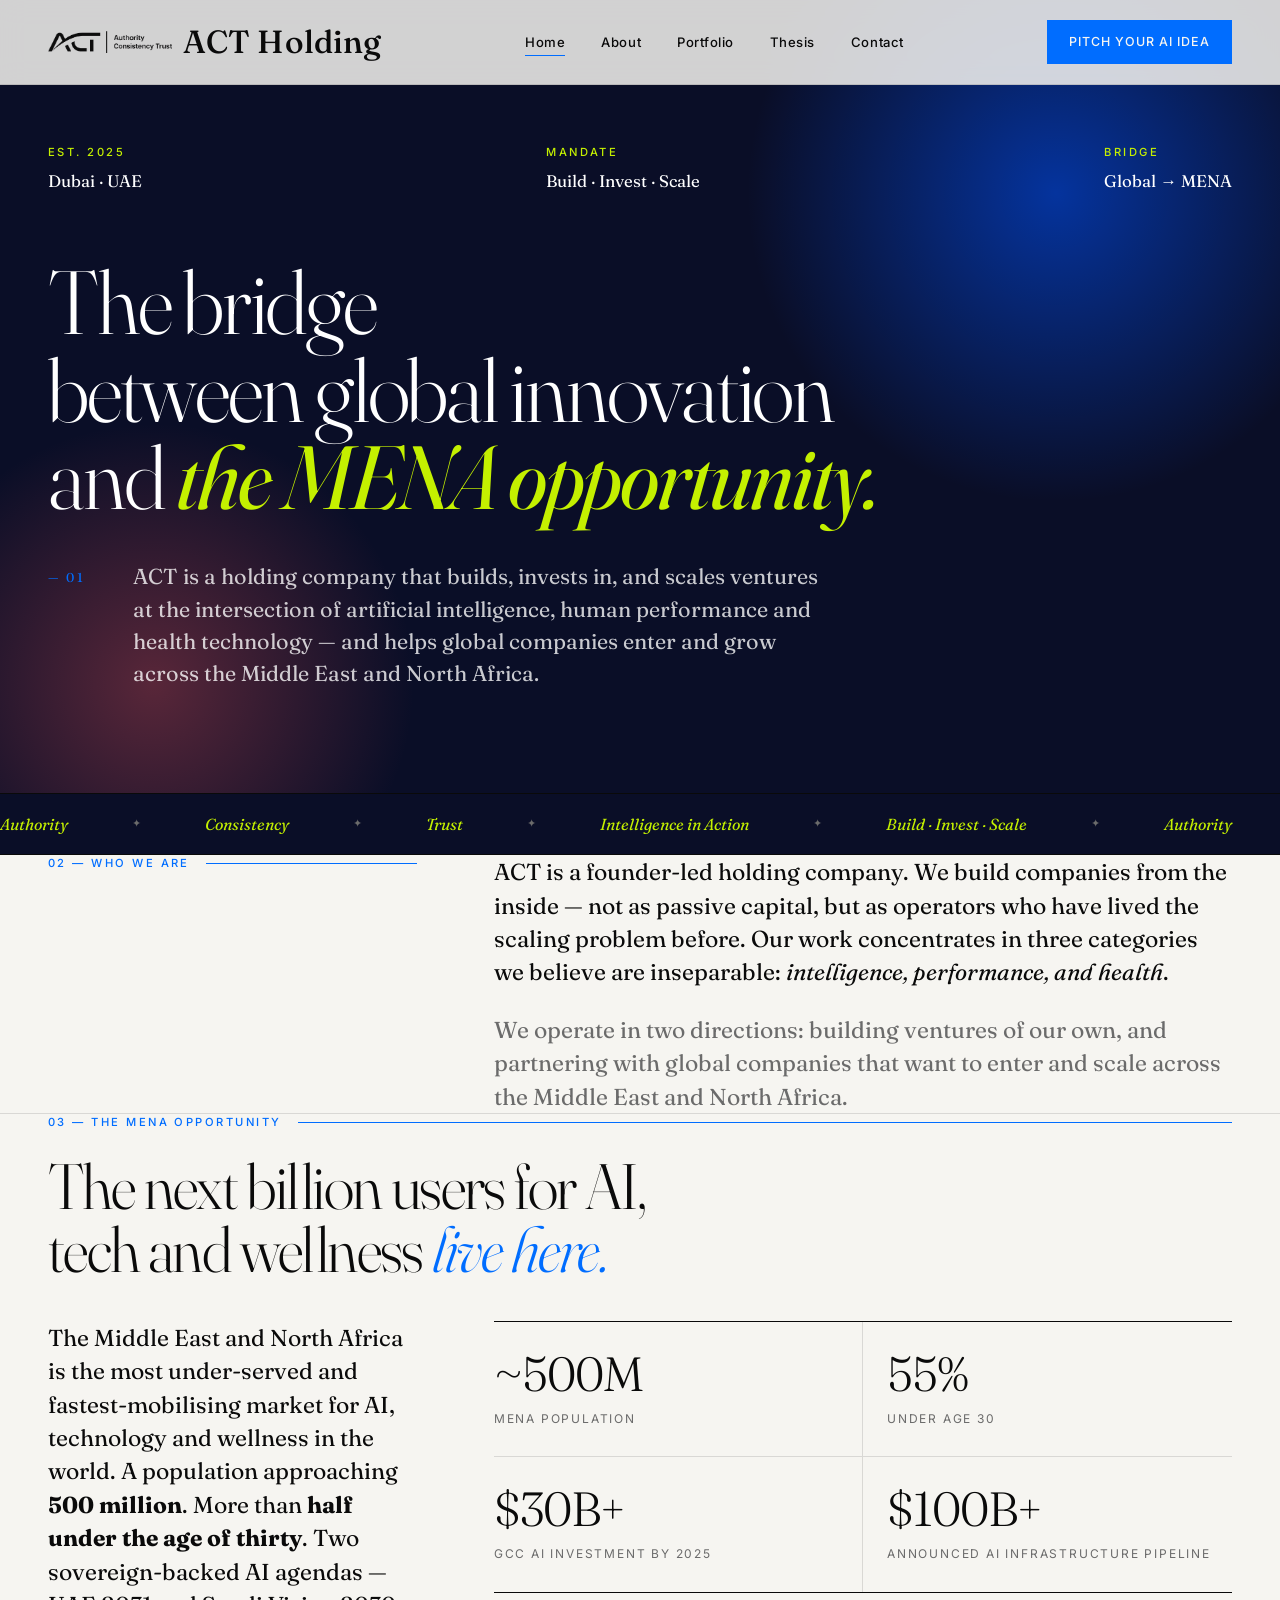
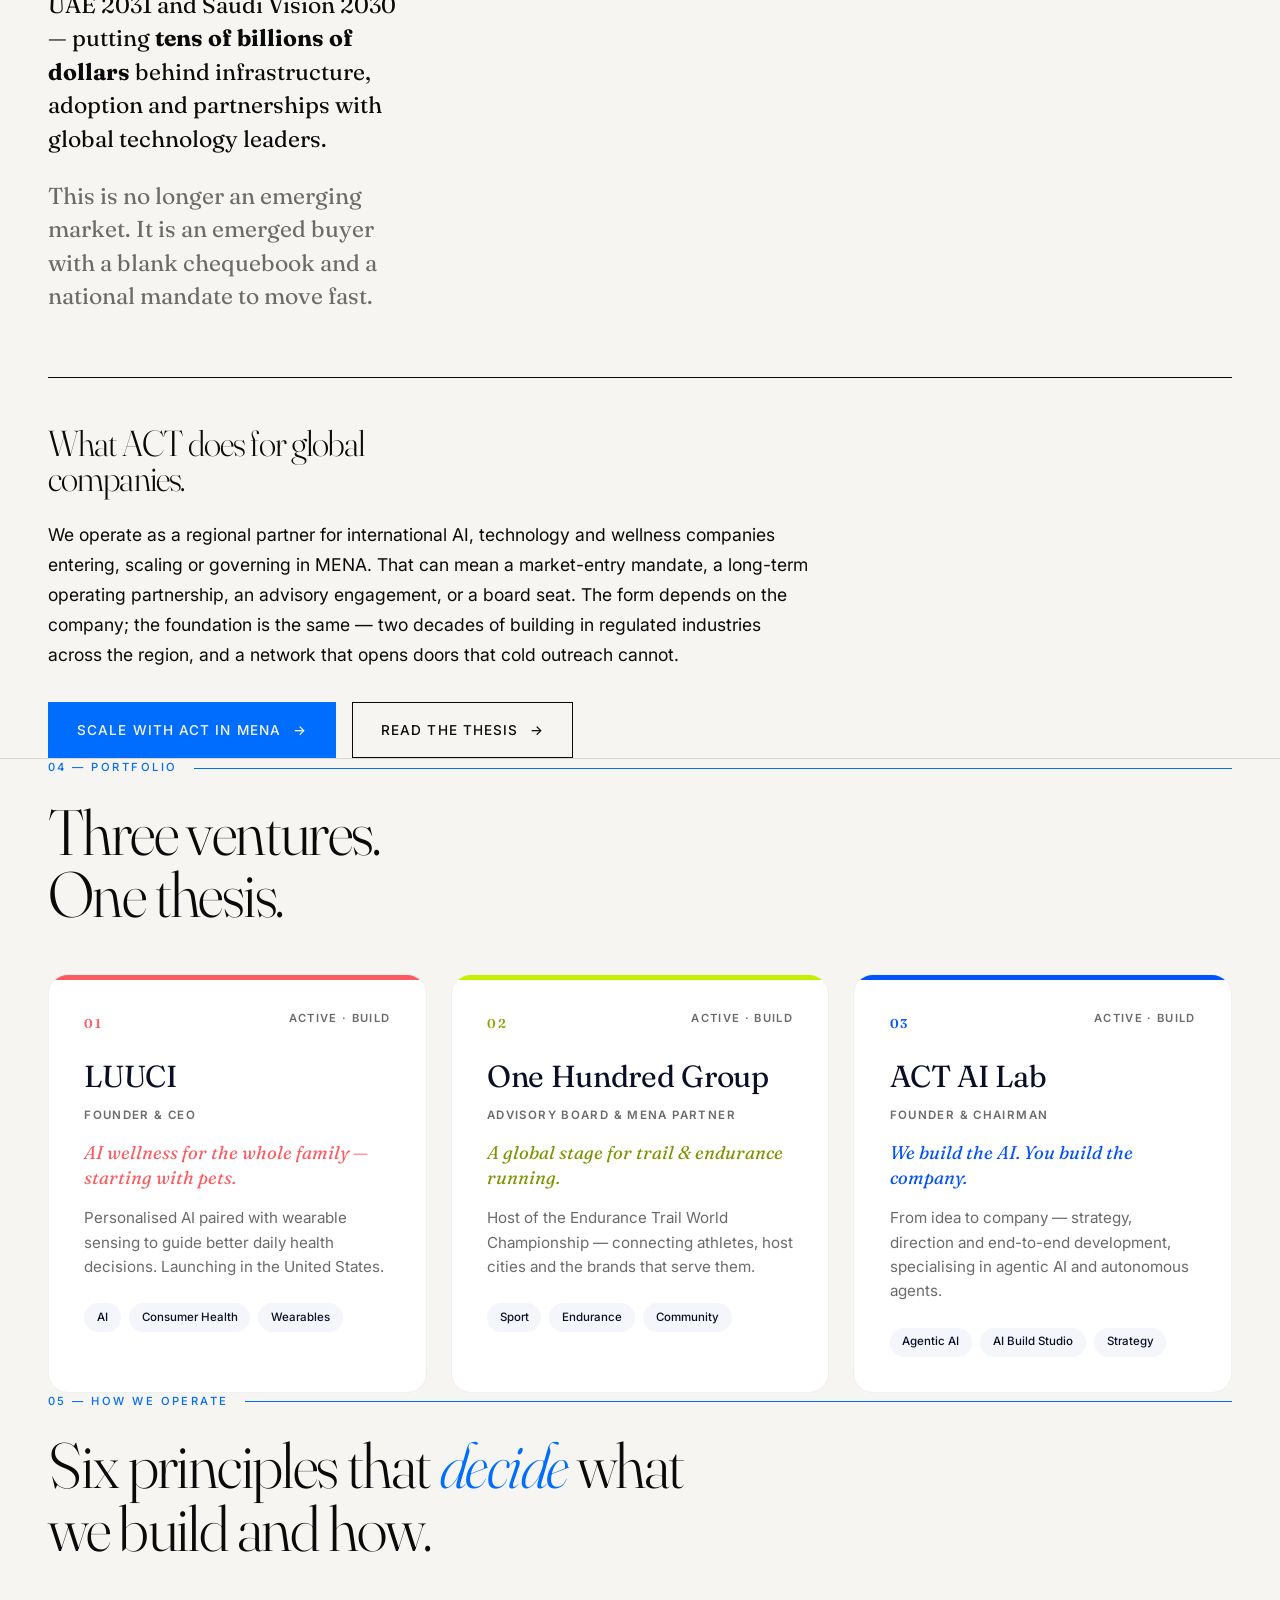
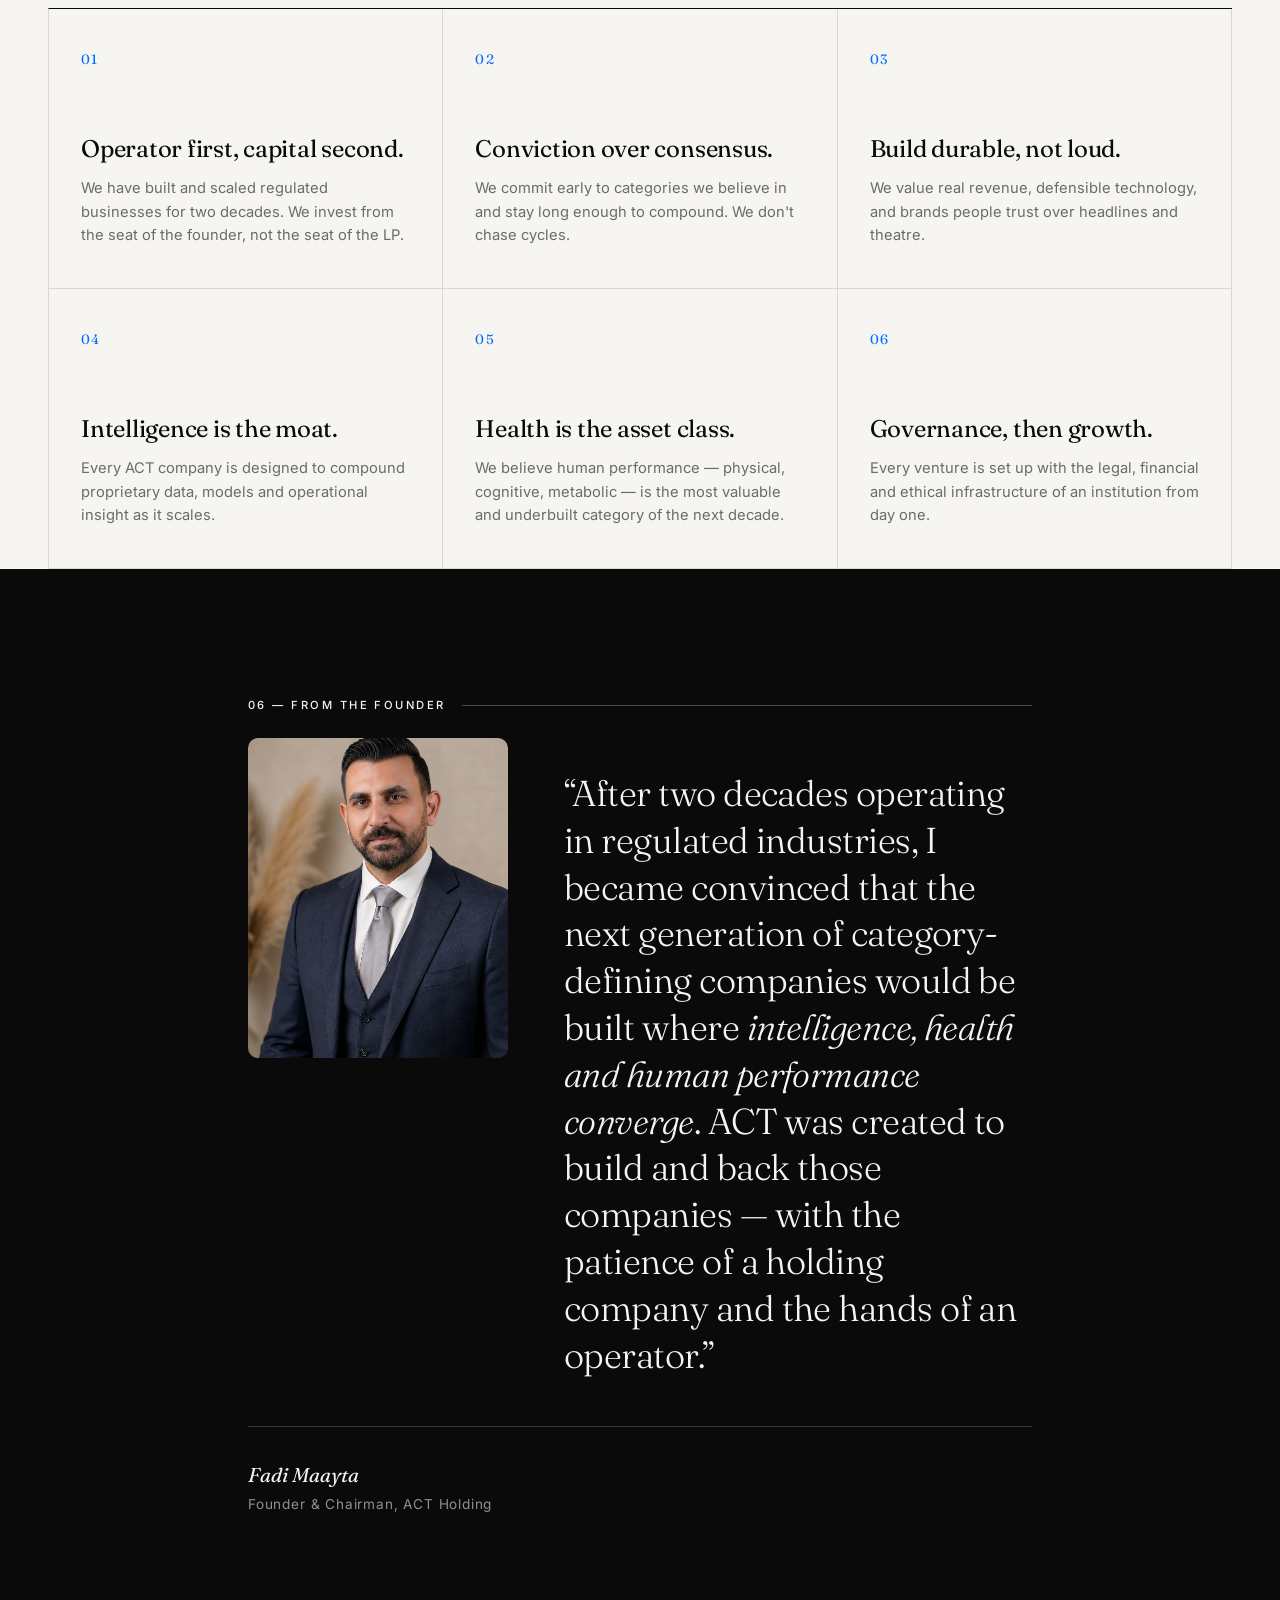
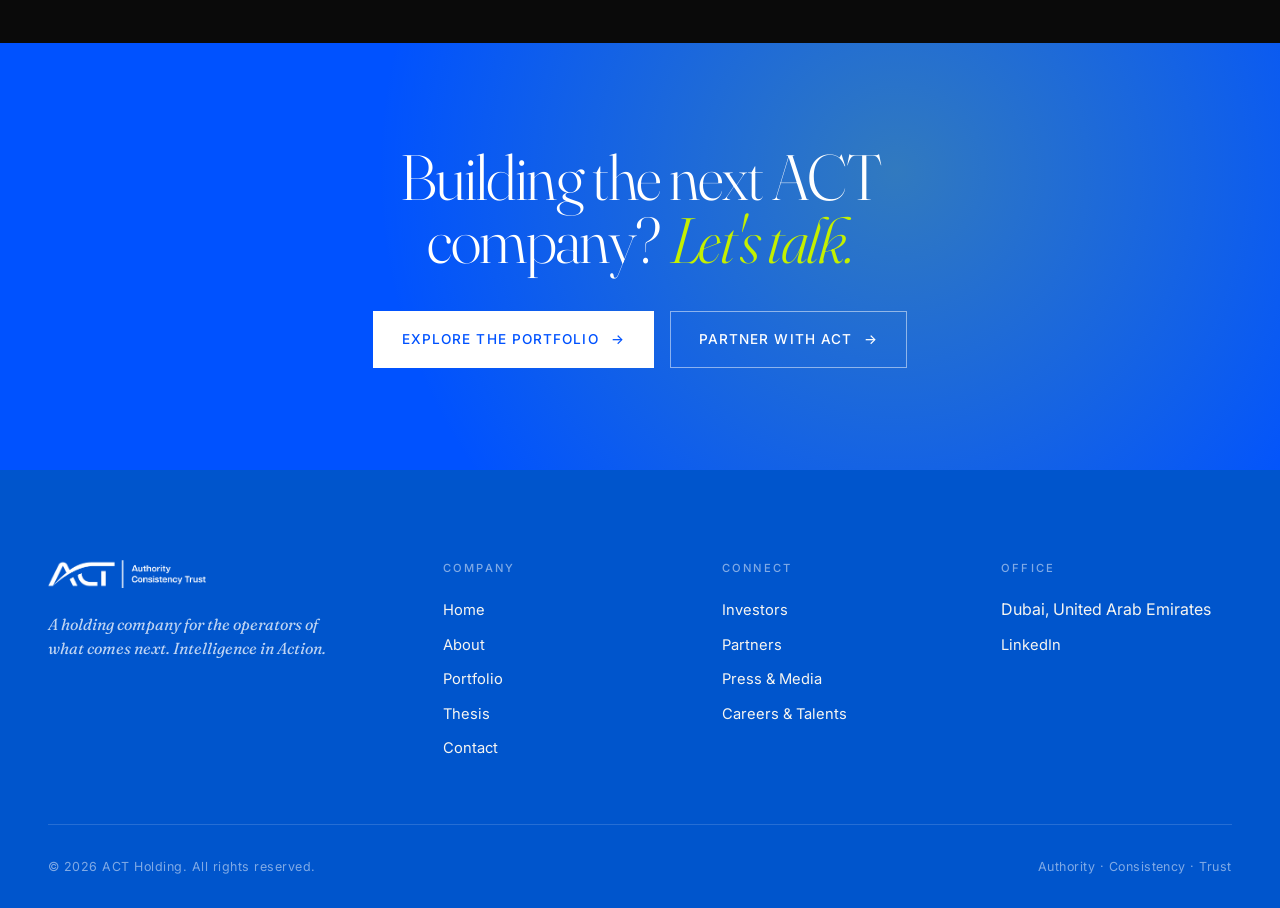
<file: index.html>
<!doctype html>
<html lang="en">
<head>
  <meta charset="utf-8">
  <meta name="viewport" content="width=device-width, initial-scale=1">
  <title>ACT Holding — Intelligence in Action</title>
  <meta name="description" content="ACT is a Dubai-based holding company building and scaling ventures at the intersection of artificial intelligence, human performance and health technology.">
  <meta property="og:title" content="ACT Holding — Intelligence in Action">
  <meta property="og:description" content="A holding company building and scaling ventures at the intersection of artificial intelligence, human performance and health technology.">
  <meta property="og:type" content="website">
  <link rel="icon" type="image/png" href="assets/logos/act-logo-black.png">
  <link rel="stylesheet" href="assets/styles.css">
</head>
<body>

<nav class="nav" aria-label="Primary">
  <div class="nav-inner">
       <a href="index.html" class="nav-logo" aria-label="ACT Holding home">
      <img src="assets/logos/act-logo-black.png" alt="ACT Holding">
      <span class="nav-name">ACT Holding</span>
    </a>
    <ul class="nav-links" id="nav-links">
      <li><a href="index.html" class="current">Home</a></li>
      <li><a href="about.html">About</a></li>
      <li><a href="portfolio.html">Portfolio</a></li>
      <li><a href="thesis.html">Thesis</a></li>
      <li><a href="contact.html">Contact</a></li>
      <li class="nav-links-cta"><a href="apply.html">Pitch Your AI Idea</a></li>
    </ul>
    <a href="apply.html" class="nav-cta">Pitch Your AI Idea</a>
    <button class="menu-toggle" aria-label="Toggle menu" aria-expanded="false" aria-controls="nav-links">
      <svg viewBox="0 0 24 24" fill="none" stroke="currentColor" stroke-width="1.5"><path d="M3 6h18M3 12h18M3 18h18"/></svg>
    </button>
  </div>
</nav>

<!-- HERO -->
<header class="hero container">
  <div class="hero-meta">
    <div class="hero-meta-block">
      <span class="eyebrow muted">Est. 2025</span>
      <span class="value">Dubai · UAE</span>
    </div>
    <div class="hero-meta-block">
      <span class="eyebrow muted">Mandate</span>
      <span class="value">Build · Invest · Scale</span>
    </div>
    <div class="hero-meta-block">
      <span class="eyebrow muted">Bridge</span>
      <span class="value">Global → MENA</span>
    </div>
  </div>

  <h1 class="display h1">
    The bridge<br>
    between global innovation<br>
    and <span class="em">the MENA opportunity.</span>
  </h1>

  <div class="hero-tagline">
    <span class="hero-tagline-num">— 01</span>
    <p>
      ACT is a holding company that builds, invests in, and scales ventures at
      the intersection of artificial intelligence, human performance and
      health technology — and helps global companies enter and grow across
      the Middle East and North Africa.
    </p>
  </div>
</header>

<!-- TICKER -->
<div class="ticker" aria-hidden="true">
  <div class="ticker-track">
    <span class="ticker-item">Authority</span>
    <span class="ticker-item">Consistency</span>
    <span class="ticker-item">Trust</span>
    <span class="ticker-item">Intelligence in Action</span>
    <span class="ticker-item">Build · Invest · Scale</span>
    <span class="ticker-item">Authority</span>
    <span class="ticker-item">Consistency</span>
    <span class="ticker-item">Trust</span>
    <span class="ticker-item">Intelligence in Action</span>
    <span class="ticker-item">Build · Invest · Scale</span>
  </div>
</div>

<!-- WHO WE ARE -->
<section class="container reveal">
  <div class="two-col">
    <div>
      <div class="divider">
        <span class="eyebrow">02 — Who we are</span>
        <span class="line"></span>
      </div>
    </div>
    <div>
      <p class="lead">
        ACT is a founder-led holding company. We build companies from the inside —
        not as passive capital, but as operators who have lived the
        scaling problem before. Our work concentrates in three categories
        we believe are inseparable: <em>intelligence, performance, and health</em>.
      </p>
      <p class="lead" style="margin-top: 1.5rem; color: var(--muted);">
        We operate in two directions: building ventures of our own, and
        partnering with global companies that want to enter and scale
        across the Middle East and North Africa.
      </p>
    </div>
  </div>
</section>

<hr class="rule-soft">

<!-- MENA OPPORTUNITY — the core positioning -->
<section class="container reveal">
  <div class="divider">
    <span class="eyebrow">03 — The MENA opportunity</span>
    <span class="line"></span>
  </div>
  <h2 class="display h2" style="max-width: 18ch; margin-bottom: 2.5rem;">
    The next billion users for AI, tech and wellness <span class="italic">live here.</span>
  </h2>

  <div class="two-col">
    <div>
      <p class="lead" style="margin-bottom: 1.5rem;">
        The Middle East and North Africa is the most under-served and
        fastest-mobilising market for AI, technology and wellness in the world.
        A population approaching <strong>500 million</strong>. More than
        <strong>half under the age of thirty</strong>. Two sovereign-backed
        AI agendas — UAE 2031 and Saudi Vision 2030 — putting <strong>tens
        of billions of dollars</strong> behind infrastructure, adoption and
        partnerships with global technology leaders.
      </p>
      <p class="lead" style="color: var(--muted);">
        This is no longer an emerging market. It is an emerged buyer with
        a blank chequebook and a national mandate to move fast.
      </p>
    </div>

    <div>
      <div class="fact-grid" style="grid-template-columns: 1fr 1fr;">
        <div class="fact" style="border-right: 1px solid var(--hair); border-bottom: 1px solid var(--hair); padding: 1.75rem 1.5rem 1.75rem 0;">
          <span class="figure">~500M</span>
          <span class="label">MENA population</span>
        </div>
        <div class="fact" style="border-right: 0; border-bottom: 1px solid var(--hair); padding: 1.75rem 0 1.75rem 1.5rem;">
          <span class="figure">55%</span>
          <span class="label">Under age 30</span>
        </div>
        <div class="fact" style="border-right: 1px solid var(--hair); padding: 1.75rem 1.5rem 1.75rem 0;">
          <span class="figure">$30B+</span>
          <span class="label">GCC AI investment by 2025</span>
        </div>
        <div class="fact" style="border-right: 0; padding: 1.75rem 0 1.75rem 1.5rem;">
          <span class="figure">$100B+</span>
          <span class="label">Announced AI infrastructure pipeline</span>
        </div>
      </div>
    </div>
  </div>

  <div style="margin-top: 4rem; padding-top: 3rem; border-top: 1px solid var(--black);">
    <h3 class="display h3" style="max-width: 22ch; margin-bottom: 1.5rem;">
      What ACT does for global companies.
    </h3>
    <p class="body large" style="max-width: 70ch; color: var(--black); margin-bottom: 2rem;">
      We operate as a regional partner for international AI, technology and
      wellness companies entering, scaling or governing in MENA. That can
      mean a market-entry mandate, a long-term operating partnership, an
      advisory engagement, or a board seat. The form depends on the company;
      the foundation is the same — two decades of building in regulated
      industries across the region, and a network that opens doors that
      cold outreach cannot.
    </p>

    <div class="cta-row">
      <a href="contact.html#partner" class="btn btn-primary">Scale with ACT in MENA <span class="arrow">→</span></a>
      <a href="thesis.html" class="btn btn-ghost">Read the thesis <span class="arrow">→</span></a>
    </div>
  </div>
</section>

<hr class="rule-soft">

<!-- PORTFOLIO -->
<section class="container reveal ventures-section">
  <div class="divider">
    <span class="eyebrow">04 — Portfolio</span>
    <span class="line"></span>
  </div>
  <h2 class="display h2" style="max-width: 16ch; margin-bottom: 3rem;">
    Three ventures.<br>One thesis.
  </h2>

  <div class="vgrid">

    <a href="portfolio.html#luuci" class="vcard luuci">
      <div class="bar"></div>
      <span class="vnum">01</span><span class="vstage">Active · Build</span>
      <h3 class="vname">LUUCI</h3>
      <div class="vrole">Founder &amp; CEO</div>
      <p class="vtag">AI wellness for the whole family — starting with pets.</p>
      <p class="vdesc">Personalised AI paired with wearable sensing to guide better daily health decisions. Launching in the United States.</p>
      <div class="chips"><span class="chip">AI</span><span class="chip">Consumer Health</span><span class="chip">Wearables</span></div>
    </a>

    <a href="portfolio.html#one-hundred" class="vcard one">
      <div class="bar"></div>
      <span class="vnum">02</span><span class="vstage">Active · Build</span>
      <h3 class="vname">One Hundred Group</h3>
      <div class="vrole">Advisory Board &amp; MENA Partner</div>
      <p class="vtag">A global stage for trail &amp; endurance running.</p>
      <p class="vdesc">Host of the Endurance Trail World Championship — connecting athletes, host cities and the brands that serve them.</p>
      <div class="chips"><span class="chip">Sport</span><span class="chip">Endurance</span><span class="chip">Community</span></div>
    </a>

    <a href="portfolio.html#act-ai-lab" class="vcard lab">
      <div class="bar"></div>
      <span class="vnum">03</span><span class="vstage">Active · Build</span>
      <h3 class="vname">ACT AI Lab</h3>
      <div class="vrole">Founder &amp; Chairman</div>
      <p class="vtag">We build the AI. You build the company.</p>
      <p class="vdesc">From idea to company — strategy, direction and end-to-end development, specialising in agentic AI and autonomous agents.</p>
      <div class="chips"><span class="chip">Agentic AI</span><span class="chip">AI Build Studio</span><span class="chip">Strategy</span></div>
    </a>

  </div>
</section>

<!-- HOW WE OPERATE / PRINCIPLES -->
<section class="container reveal">
  <div class="divider">
    <span class="eyebrow">05 — How we operate</span>
    <span class="line"></span>
  </div>
  <h2 class="display h2" style="max-width: 18ch; margin-bottom: 3rem;">
    Six principles that <span class="italic">decide</span> what we build and how.
  </h2>

  <div class="principles-grid">
    <div class="principle">
      <span class="principle-num">01</span>
      <div>
        <h3 class="principle-title">Operator first, capital second.</h3>
        <p class="principle-body">We have built and scaled regulated businesses for two decades. We invest from the seat of the founder, not the seat of the LP.</p>
      </div>
    </div>
    <div class="principle">
      <span class="principle-num">02</span>
      <div>
        <h3 class="principle-title">Conviction over consensus.</h3>
        <p class="principle-body">We commit early to categories we believe in and stay long enough to compound. We don't chase cycles.</p>
      </div>
    </div>
    <div class="principle">
      <span class="principle-num">03</span>
      <div>
        <h3 class="principle-title">Build durable, not loud.</h3>
        <p class="principle-body">We value real revenue, defensible technology, and brands people trust over headlines and theatre.</p>
      </div>
    </div>
    <div class="principle">
      <span class="principle-num">04</span>
      <div>
        <h3 class="principle-title">Intelligence is the moat.</h3>
        <p class="principle-body">Every ACT company is designed to compound proprietary data, models and operational insight as it scales.</p>
      </div>
    </div>
    <div class="principle">
      <span class="principle-num">05</span>
      <div>
        <h3 class="principle-title">Health is the asset class.</h3>
        <p class="principle-body">We believe human performance — physical, cognitive, metabolic — is the most valuable and underbuilt category of the next decade.</p>
      </div>
    </div>
    <div class="principle">
      <span class="principle-num">06</span>
      <div>
        <h3 class="principle-title">Governance, then growth.</h3>
        <p class="principle-body">Every venture is set up with the legal, financial and ethical infrastructure of an institution from day one.</p>
      </div>
    </div>
  </div>
</section>

<!-- FOUNDER -->
<section class="founder reveal">
  <div class="container-narrow">
    <div class="divider">
      <span class="eyebrow">06 — From the founder</span>
      <span class="line" style="background: rgba(255,255,255,0.25);"></span>
    </div>

        <div class="founder-layout">
      <div class="founder-photo">
        <img src="assets/logos/A8BA96A5-57AF-4BF4-8BEC-4183316C055F.png" alt="Fadi Maayta, Founder &amp; Chairman of ACT Holding">
      </div>
      <div>
        <p class="founder-quote">
          “After two decades operating in regulated industries, I became
          convinced that the next generation of category-defining companies
          would be built where <span class="em">intelligence, health and human performance converge</span>.
          ACT was created to build and back those companies — with the
          patience of a holding company and the hands of an operator.”
        </p>

     </div>
    </div>

    <div class="founder-sig">
      <span class="name">Fadi Maayta</span>
      <span class="role">Founder &amp; Chairman, ACT Holding</span>
    </div>
  </div>
</section>

<!-- CTA -->
<section class="cta-block container reveal">
  <h2 class="display h2">
    Building the next ACT company? <span class="italic">Let's talk.</span>
  </h2>
  <div class="cta-row">
    <a href="portfolio.html" class="btn btn-primary">Explore the portfolio <span class="arrow">→</span></a>
    <a href="contact.html" class="btn btn-ghost">Partner with ACT <span class="arrow">→</span></a>
  </div>
</section>

<!-- FOOTER -->
<footer class="footer">
  <div class="container">
    <div class="footer-top">
      <div class="footer-logo">
        <img src="assets/logos/act-logo-white.png" alt="ACT Holding">
        <p class="footer-tag">A holding company for the operators of what comes next. Intelligence in Action.</p>
      </div>
      <div class="footer-col">
        <h4>Company</h4>
        <ul>
          <li><a href="index.html">Home</a></li>
          <li><a href="about.html">About</a></li>
          <li><a href="portfolio.html">Portfolio</a></li>
          <li><a href="thesis.html">Thesis</a></li>
          <li><a href="contact.html">Contact</a></li>
        </ul>
      </div>
      <div class="footer-col">
        <h4>Connect</h4>
        <ul>
          <li><a href="contact.html#invest">Investors</a></li>
          <li><a href="contact.html#partner">Partners</a></li>
          <li><a href="contact.html#media">Press &amp; Media</a></li>
          <li><a href="contact.html#talent">Careers &amp; Talents</a></li>
        </ul>
      </div>
      <div class="footer-col">
        <h4>Office</h4>
        <ul>
          <li>Dubai, United Arab Emirates</li>
          <li><a href="https://www.linkedin.com/company/act-holding/" target="_blank" rel="noopener">LinkedIn</a></li>
        </ul>
      </div>
    </div>
    <div class="footer-bottom">
      <span>© 2026 ACT Holding. All rights reserved.</span>
      <span>Authority · Consistency · Trust</span>
    </div>
  </div>
</footer>

<script src="assets/scripts.js"></script>
</body>
</html>
</file>
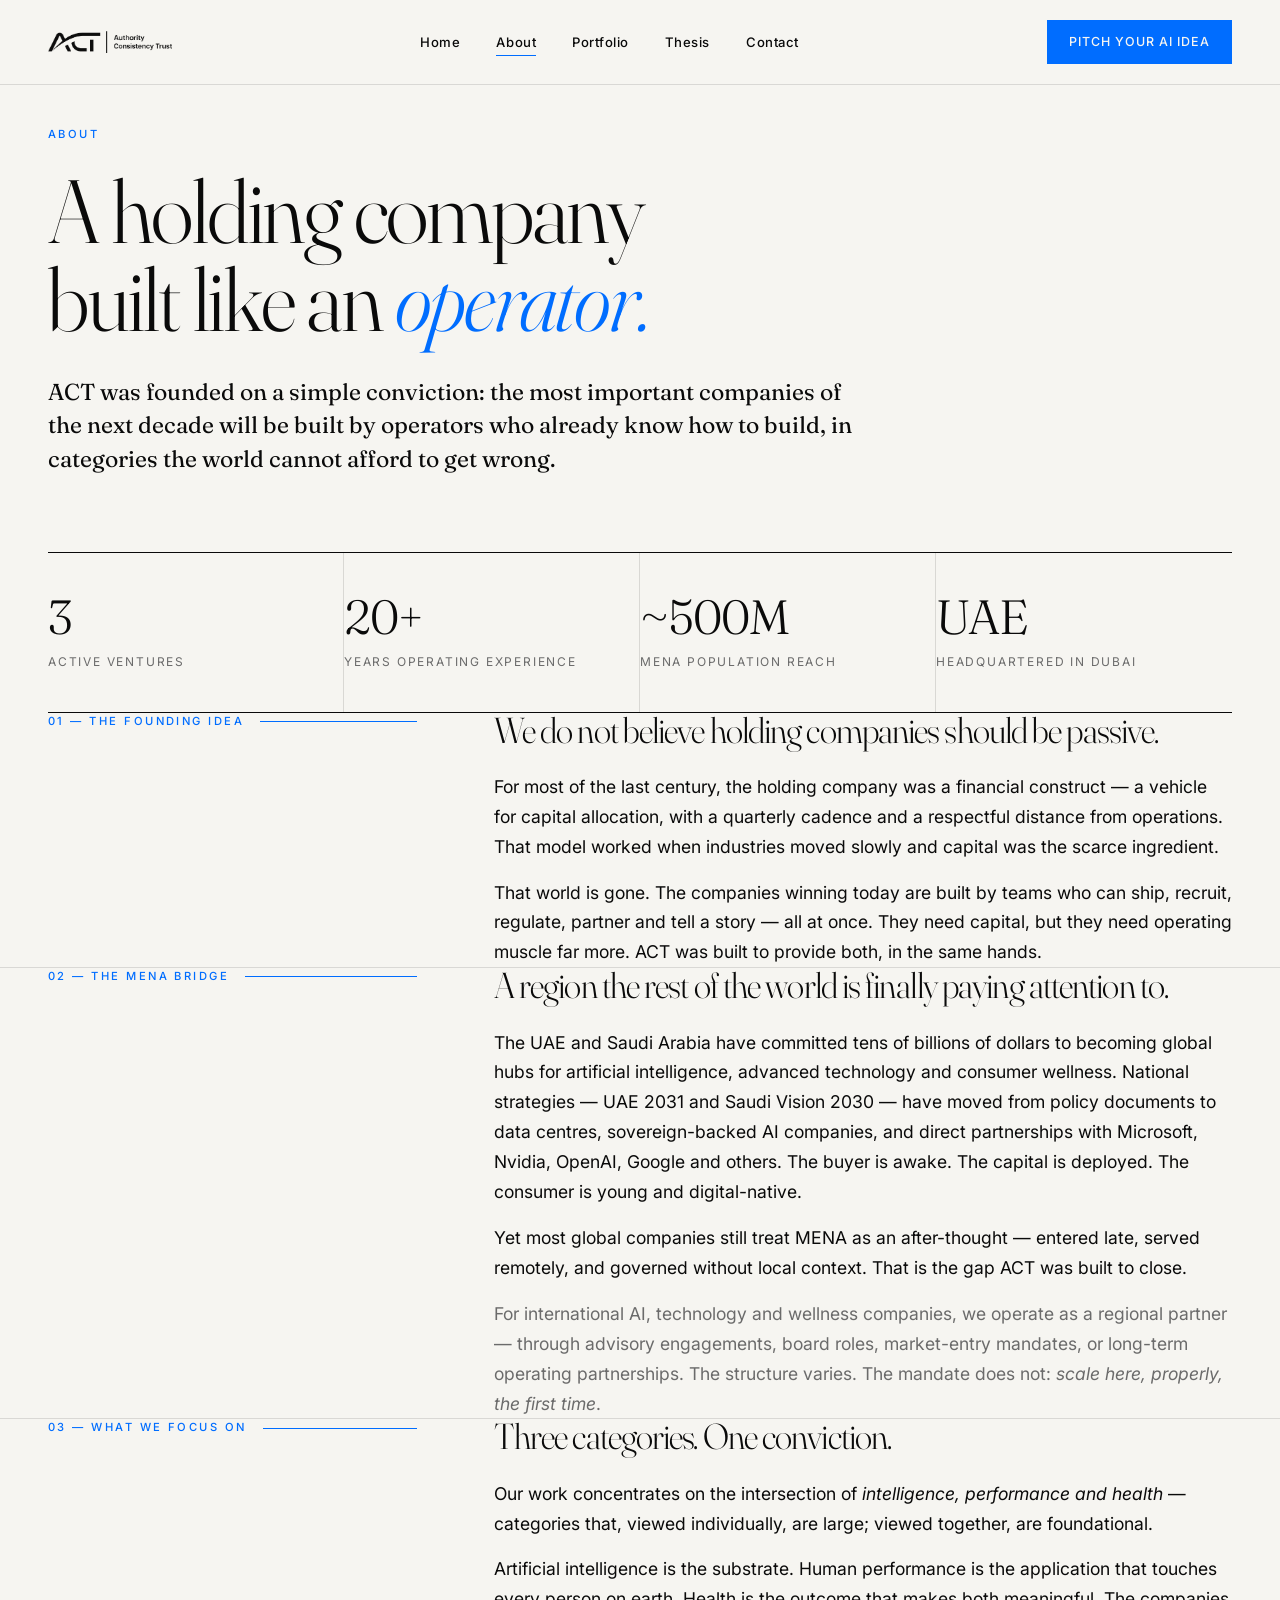
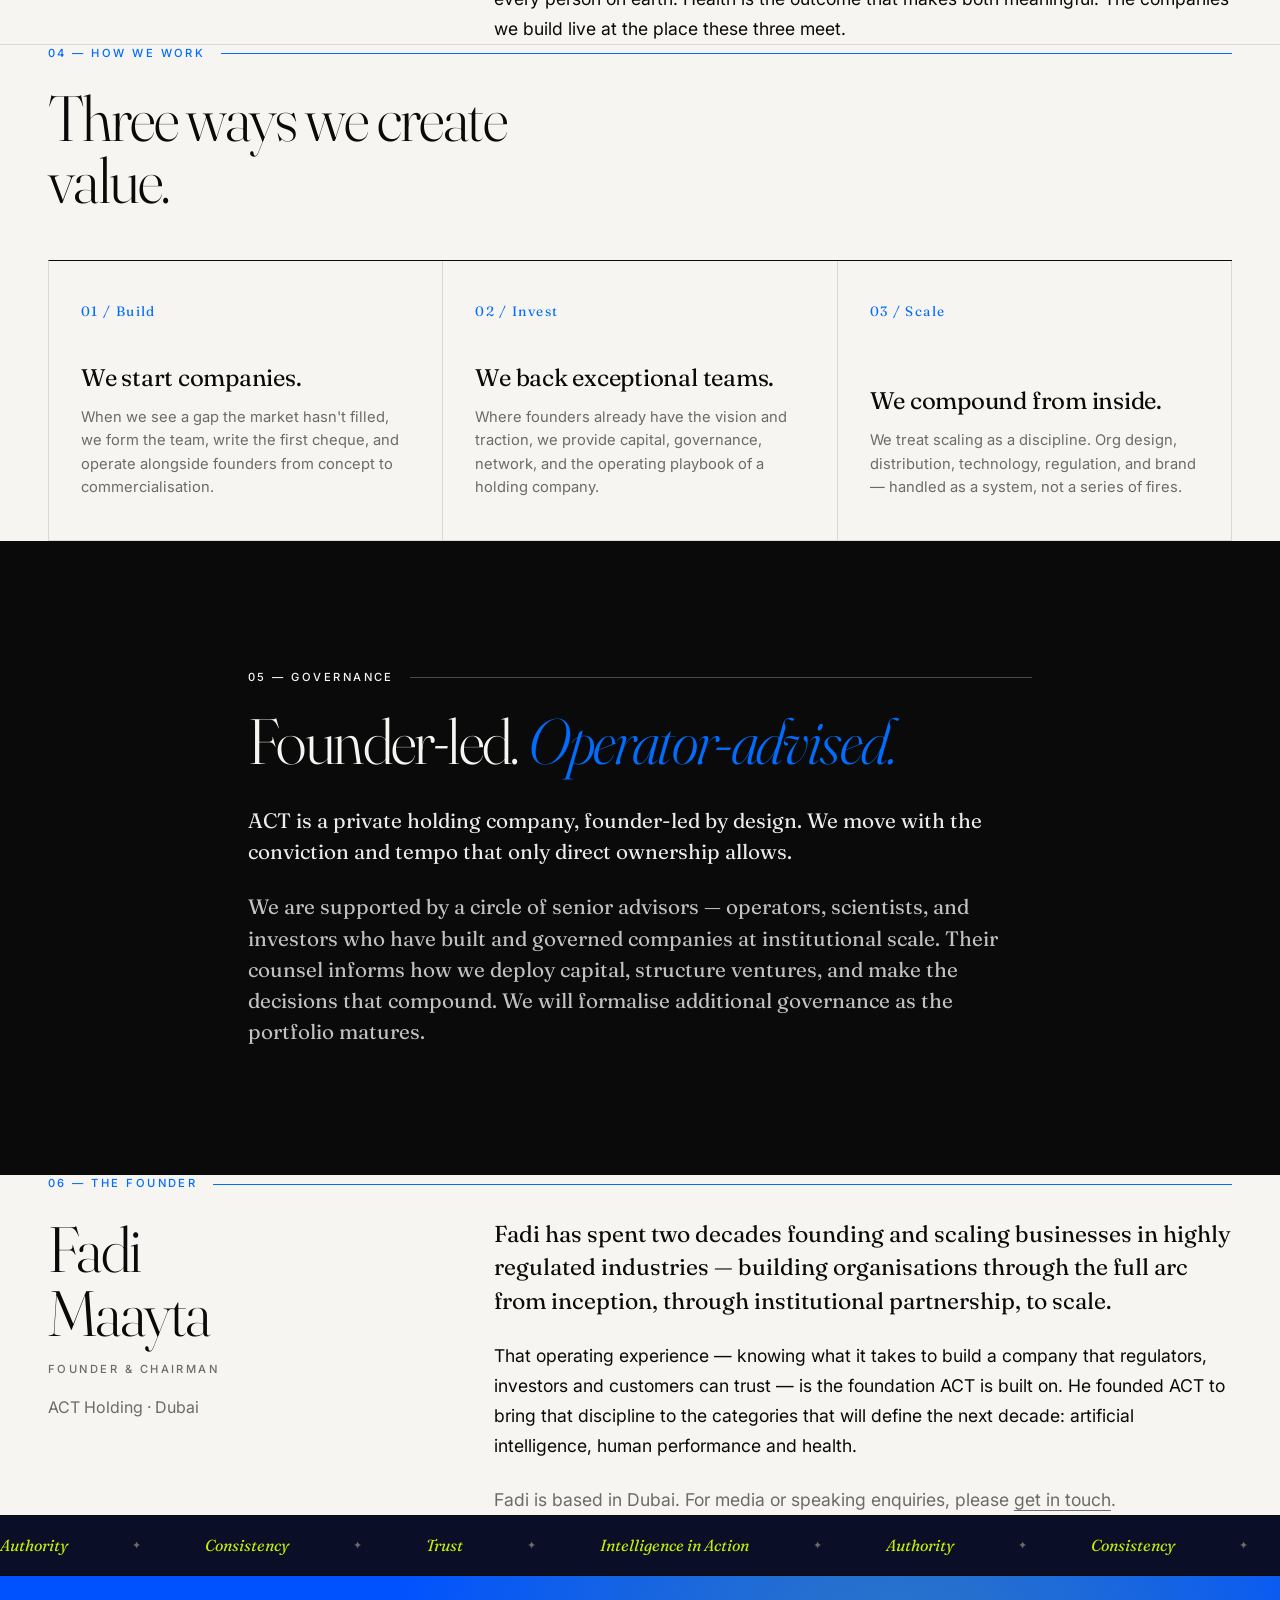
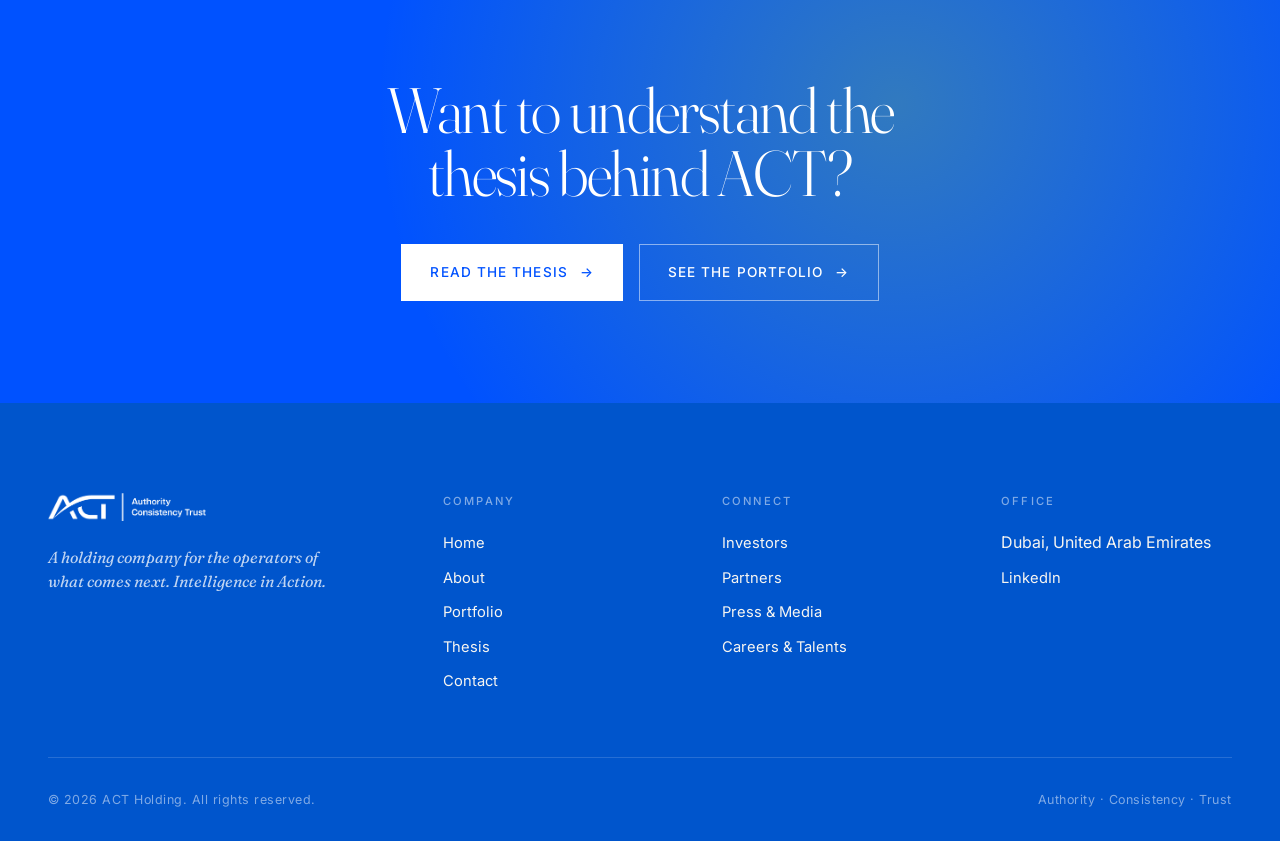
<file: about.html>
<!doctype html>
<html lang="en">
<head>
  <meta charset="utf-8">
  <meta name="viewport" content="width=device-width, initial-scale=1">
  <title>About — ACT Holding</title>
  <meta name="description" content="ACT is a founder-led holding company based in Dubai, focused on the convergence of artificial intelligence, human performance, and health technology.">
  <link rel="icon" type="image/png" href="assets/logos/act-logo-black.png">
  <link rel="stylesheet" href="assets/styles.css">
</head>
<body>

<nav class="nav" aria-label="Primary">
  <div class="nav-inner">
    <a href="index.html" class="nav-logo" aria-label="ACT Holding home">
      <img src="assets/logos/act-logo-black.png" alt="ACT Holding">
    </a>
    <ul class="nav-links" id="nav-links">
      <li><a href="index.html">Home</a></li>
      <li><a href="about.html" class="current">About</a></li>
      <li><a href="portfolio.html">Portfolio</a></li>
      <li><a href="thesis.html">Thesis</a></li>
      <li><a href="contact.html">Contact</a></li> 
      <li class="nav-links-cta"><a href="apply.html">Pitch Your AI Idea</a></li>
    </ul>
    <a href="apply.html" class="nav-cta">Pitch Your AI Idea</a>
    <button class="menu-toggle" aria-label="Toggle menu" aria-expanded="false" aria-controls="nav-links">
      <svg viewBox="0 0 24 24" fill="none" stroke="currentColor" stroke-width="1.5"><path d="M3 6h18M3 12h18M3 18h18"/></svg>
    </button>
  </div>
</nav>

<!-- PAGE HEADER -->
<header class="page-header container">
  <span class="eyebrow">About</span>
  <h1 class="display h1">
    A holding company<br>
    built like an <span class="italic">operator.</span>
  </h1>
  <p class="lead">
    ACT was founded on a simple conviction: the most important companies
    of the next decade will be built by operators who already know how to
    build, in categories the world cannot afford to get wrong.
  </p>
</header>

<!-- FACT GRID -->
<section class="container reveal">
  <div class="fact-grid">
    <div class="fact">
      <span class="figure">3</span>
      <span class="label">Active ventures</span>
    </div>
    <div class="fact">
      <span class="figure">20+</span>
      <span class="label">Years operating experience</span>
    </div>
    <div class="fact">
      <span class="figure">~500M</span>
      <span class="label">MENA population reach</span>
    </div>
    <div class="fact">
      <span class="figure">UAE</span>
      <span class="label">Headquartered in Dubai</span>
    </div>
  </div>
</section>

<!-- THE FOUNDING IDEA -->
<section class="container reveal">
  <div class="two-col">
    <div>
      <div class="divider">
        <span class="eyebrow">01 — The founding idea</span>
        <span class="line"></span>
      </div>
    </div>
    <div>
      <h2 class="display h3" style="margin-bottom: 1.5rem;">
        We do not believe holding companies should be passive.
      </h2>
      <p class="body large">
        For most of the last century, the holding company was a financial
        construct — a vehicle for capital allocation, with a quarterly
        cadence and a respectful distance from operations. That model
        worked when industries moved slowly and capital was the scarce
        ingredient.
      </p>
      <p class="body large">
        That world is gone. The companies winning today are built by
        teams who can ship, recruit, regulate, partner and tell a story
        — all at once. They need capital, but they need operating muscle
        far more. ACT was built to provide both, in the same hands.
      </p>
    </div>
  </div>
</section>

<hr class="rule-soft">

<!-- MENA BRIDGE -->
<section class="container reveal">
  <div class="two-col">
    <div>
      <div class="divider">
        <span class="eyebrow">02 — The MENA bridge</span>
        <span class="line"></span>
      </div>
    </div>
    <div>
      <h2 class="display h3" style="margin-bottom: 1.5rem;">
        A region the rest of the world is finally paying attention to.
      </h2>
      <p class="body large">
        The UAE and Saudi Arabia have committed tens of billions of dollars
        to becoming global hubs for artificial intelligence, advanced
        technology and consumer wellness. National strategies — UAE 2031 and
        Saudi Vision 2030 — have moved from policy documents to data centres,
        sovereign-backed AI companies, and direct partnerships with Microsoft,
        Nvidia, OpenAI, Google and others. The buyer is awake. The capital is
        deployed. The consumer is young and digital-native.
      </p>
      <p class="body large">
        Yet most global companies still treat MENA as an after-thought —
        entered late, served remotely, and governed without local context.
        That is the gap ACT was built to close.
      </p>
      <p class="body large" style="color: var(--muted);">
        For international AI, technology and wellness companies, we operate as
        a regional partner — through advisory engagements, board roles,
        market-entry mandates, or long-term operating partnerships. The
        structure varies. The mandate does not: <em>scale here, properly,
        the first time</em>.
      </p>
    </div>
  </div>
</section>

<hr class="rule-soft">

<!-- THE FOCUS -->
<section class="container reveal">
  <div class="two-col">
    <div>
      <div class="divider">
        <span class="eyebrow">03 — What we focus on</span>
        <span class="line"></span>
      </div>
    </div>
    <div>
      <h2 class="display h3" style="margin-bottom: 1.5rem;">
        Three categories. One conviction.
      </h2>
      <p class="body large">
        Our work concentrates on the intersection of <em>intelligence,
        performance and health</em> — categories that, viewed individually,
        are large; viewed together, are foundational.
      </p>
      <p class="body large">
        Artificial intelligence is the substrate. Human performance is
        the application that touches every person on earth. Health is the
        outcome that makes both meaningful. The companies we build live at
        the place these three meet.
      </p>
    </div>
  </div>
</section>

<hr class="rule-soft">

<!-- HOW WE WORK / Build Invest Scale -->
<section class="container reveal">
  <div class="divider">
    <span class="eyebrow">04 — How we work</span>
    <span class="line"></span>
  </div>
  <h2 class="display h2" style="max-width: 16ch; margin-bottom: 3rem;">
    Three ways we create value.
  </h2>

  <div class="principles-grid">
    <div class="principle">
      <span class="principle-num">01 / Build</span>
      <div>
        <h3 class="principle-title">We start companies.</h3>
        <p class="principle-body">When we see a gap the market hasn't filled, we form the team, write the first cheque, and operate alongside founders from concept to commercialisation.</p>
      </div>
    </div>
    <div class="principle">
      <span class="principle-num">02 / Invest</span>
      <div>
        <h3 class="principle-title">We back exceptional teams.</h3>
        <p class="principle-body">Where founders already have the vision and traction, we provide capital, governance, network, and the operating playbook of a holding company.</p>
      </div>
    </div>
    <div class="principle">
      <span class="principle-num">03 / Scale</span>
      <div>
        <h3 class="principle-title">We compound from inside.</h3>
        <p class="principle-body">We treat scaling as a discipline. Org design, distribution, technology, regulation, and brand — handled as a system, not a series of fires.</p>
      </div>
    </div>
  </div>
</section>

<!-- GOVERNANCE — covers the gap, doesn't apologise -->
<section class="founder reveal">
  <div class="container-narrow">
    <div class="divider">
      <span class="eyebrow">05 — Governance</span>
      <span class="line" style="background: rgba(255,255,255,0.25);"></span>
    </div>

    <h2 class="display h2" style="max-width: 18ch; margin-bottom: 2rem;">
      Founder-led. <span class="italic">Operator-advised.</span>
    </h2>

    <p style="font-family: var(--serif); font-size: 1.3rem; line-height: 1.5; color: rgba(255,255,255,0.92); margin-bottom: 1.5rem;">
      ACT is a private holding company, founder-led by design. We move with
      the conviction and tempo that only direct ownership allows.
    </p>
    <p style="font-family: var(--serif); font-size: 1.3rem; line-height: 1.5; color: rgba(255,255,255,0.75);">
      We are supported by a circle of senior advisors — operators,
      scientists, and investors who have built and governed companies at
      institutional scale. Their counsel informs how we deploy capital,
      structure ventures, and make the decisions that compound. We will
      formalise additional governance as the portfolio matures.
    </p>
  </div>
</section>

<!-- THE FOUNDER -->
<section class="container reveal">
  <div class="divider">
    <span class="eyebrow">06 — The founder</span>
    <span class="line"></span>
  </div>

  <div class="two-col">
    <div>
      <h2 class="display h2" style="line-height: 1; margin-bottom: 1rem;">
        Fadi<br>Maayta
      </h2>
      <p class="eyebrow muted" style="margin-bottom: 0.5rem;">Founder &amp; Chairman</p>
      <p class="body" style="color: var(--muted);">ACT Holding · Dubai</p>
    </div>
    <div>
      <p class="lead" style="margin-bottom: 1.5rem;">
        Fadi has spent two decades founding and scaling businesses in
        highly regulated industries — building organisations through the
        full arc from inception, through institutional partnership, to scale.
      </p>
      <p class="body large">
        That operating experience — knowing what it takes to build a
        company that regulators, investors and customers can trust — is
        the foundation ACT is built on. He founded ACT to bring that
        discipline to the categories that will define the next decade:
        artificial intelligence, human performance and health.
      </p>
      <p class="body large" style="color: var(--muted); margin-top: 1.5rem;">
        Fadi is based in Dubai. For media or speaking enquiries, please
        <a href="contact.html#media" style="text-decoration: underline; text-underline-offset: 4px;">get in touch</a>.
      </p>
    </div>
  </div>
</section>

<!-- VALUES TICKER -->
<div class="ticker" aria-hidden="true">
  <div class="ticker-track">
    <span class="ticker-item">Authority</span>
    <span class="ticker-item">Consistency</span>
    <span class="ticker-item">Trust</span>
    <span class="ticker-item">Intelligence in Action</span>
    <span class="ticker-item">Authority</span>
    <span class="ticker-item">Consistency</span>
    <span class="ticker-item">Trust</span>
    <span class="ticker-item">Intelligence in Action</span>
  </div>
</div>

<!-- CTA -->
<section class="cta-block container reveal">
  <h2 class="display h2">
    Want to understand the thesis behind ACT?
  </h2>
  <div class="cta-row">
    <a href="thesis.html" class="btn btn-primary">Read the thesis <span class="arrow">→</span></a>
    <a href="portfolio.html" class="btn btn-ghost">See the portfolio <span class="arrow">→</span></a>
  </div>
</section>

<!-- FOOTER -->
<footer class="footer">
  <div class="container">
    <div class="footer-top">
      <div class="footer-logo">
        <img src="assets/logos/act-logo-white.png" alt="ACT Holding">
        <p class="footer-tag">A holding company for the operators of what comes next. Intelligence in Action.</p>
      </div>
      <div class="footer-col">
        <h4>Company</h4>
        <ul>
          <li><a href="index.html">Home</a></li>
          <li><a href="about.html">About</a></li>
          <li><a href="portfolio.html">Portfolio</a></li>
          <li><a href="thesis.html">Thesis</a></li>
          <li><a href="contact.html">Contact</a></li>
        </ul>
      </div>
      <div class="footer-col">
        <h4>Connect</h4>
        <ul>
          <li><a href="contact.html#invest">Investors</a></li>
          <li><a href="contact.html#partner">Partners</a></li>
          <li><a href="contact.html#media">Press &amp; Media</a></li>
          <li><a href="contact.html#talent">Careers &amp; Talents</a></li>
        </ul>
      </div>
      <div class="footer-col">
        <h4>Office</h4>
        <ul>
          <li>Dubai, United Arab Emirates</li>
          <li><a href="https://www.linkedin.com/company/act-holding/" target="_blank" rel="noopener">LinkedIn</a></li>
        </ul>
      </div>
    </div>
    <div class="footer-bottom">
      <span>© 2026 ACT Holding. All rights reserved.</span>
      <span>Authority · Consistency · Trust</span>
    </div>
  </div>
</footer>

<script src="assets/scripts.js"></script>
</body>
</html>
</file>
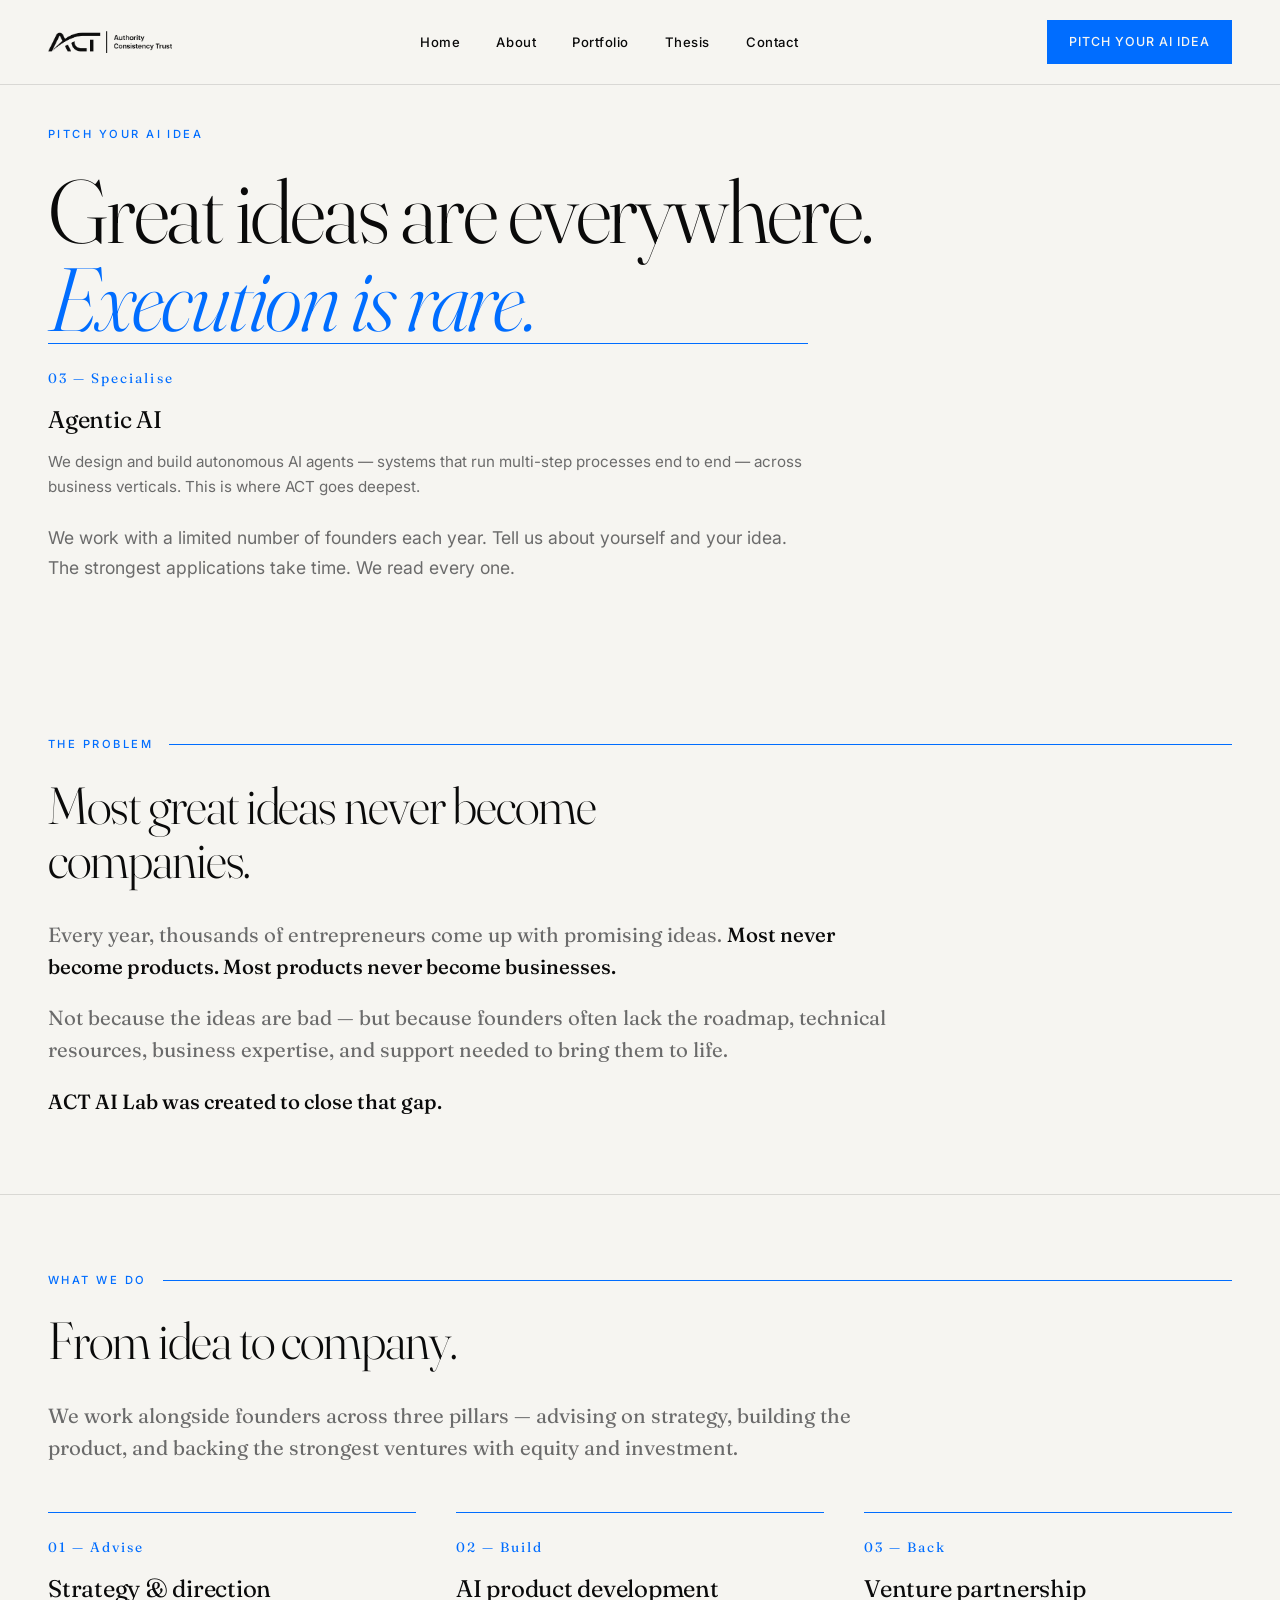
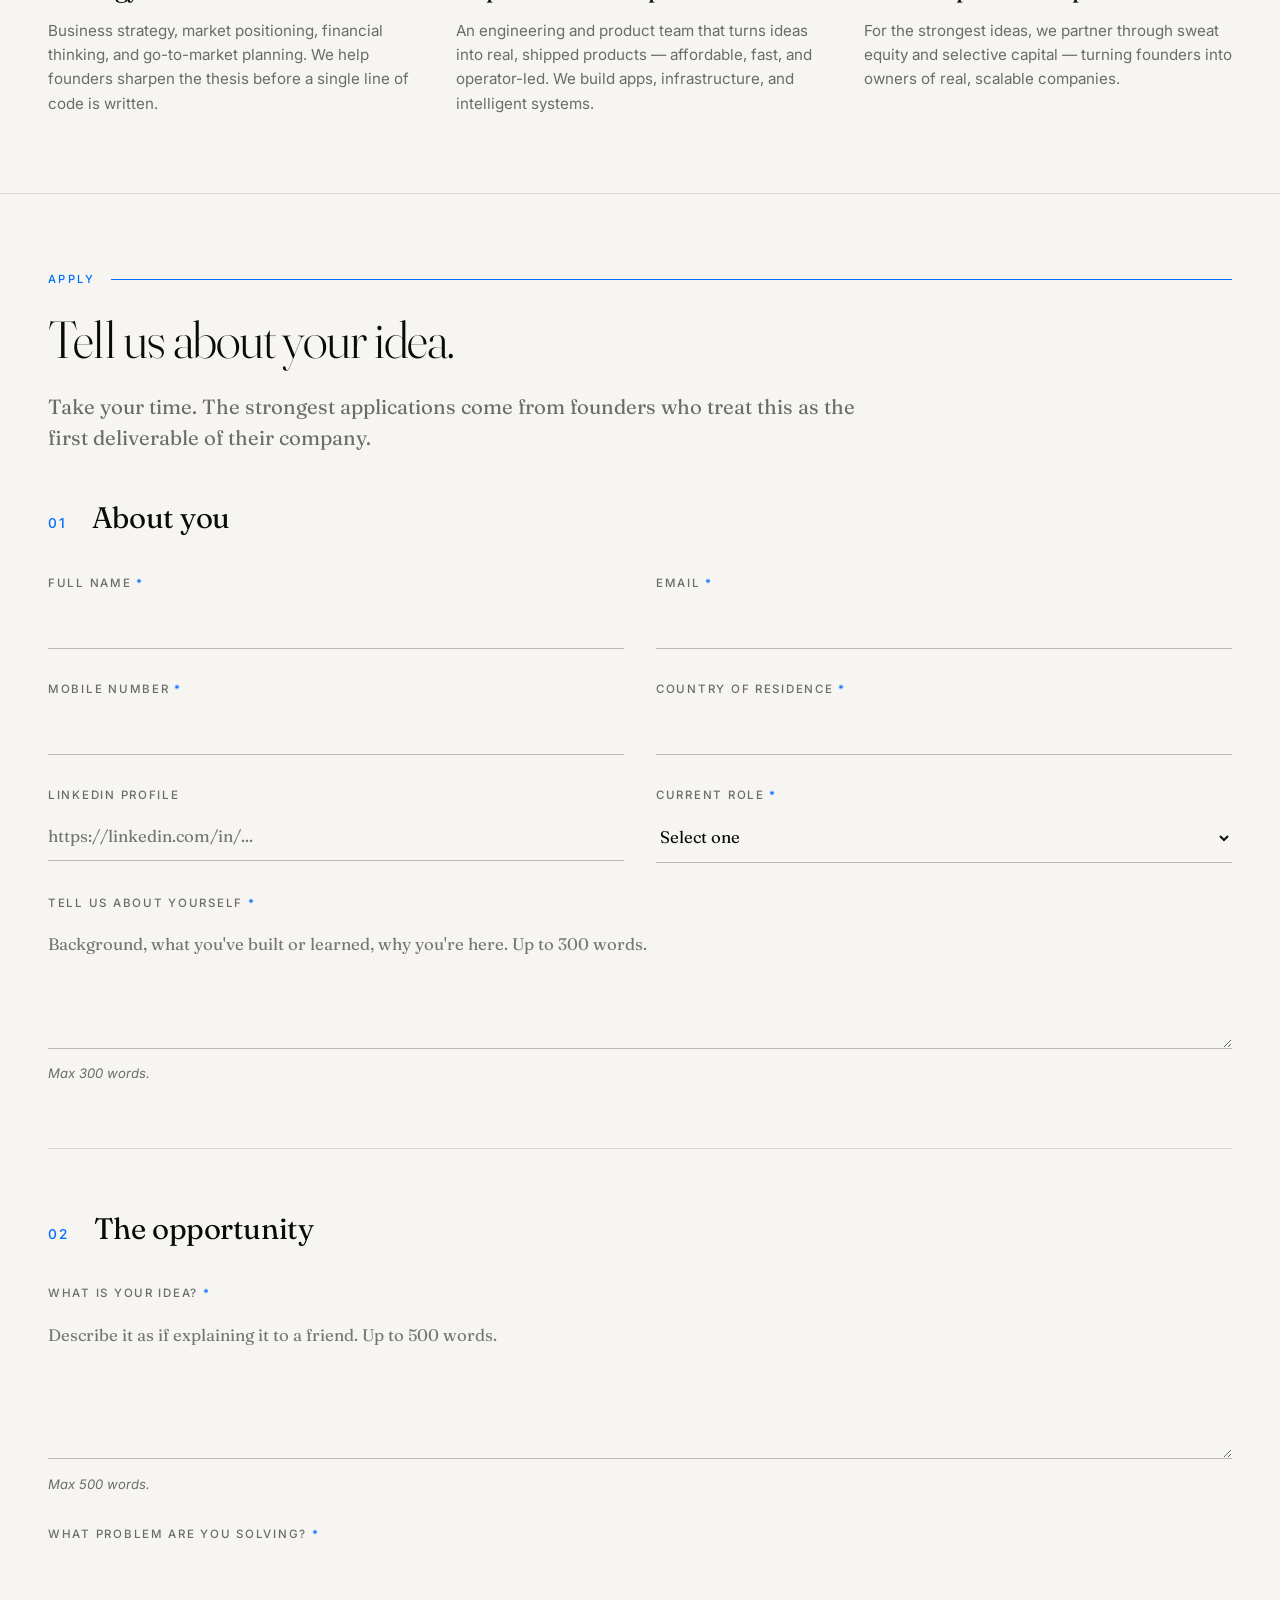
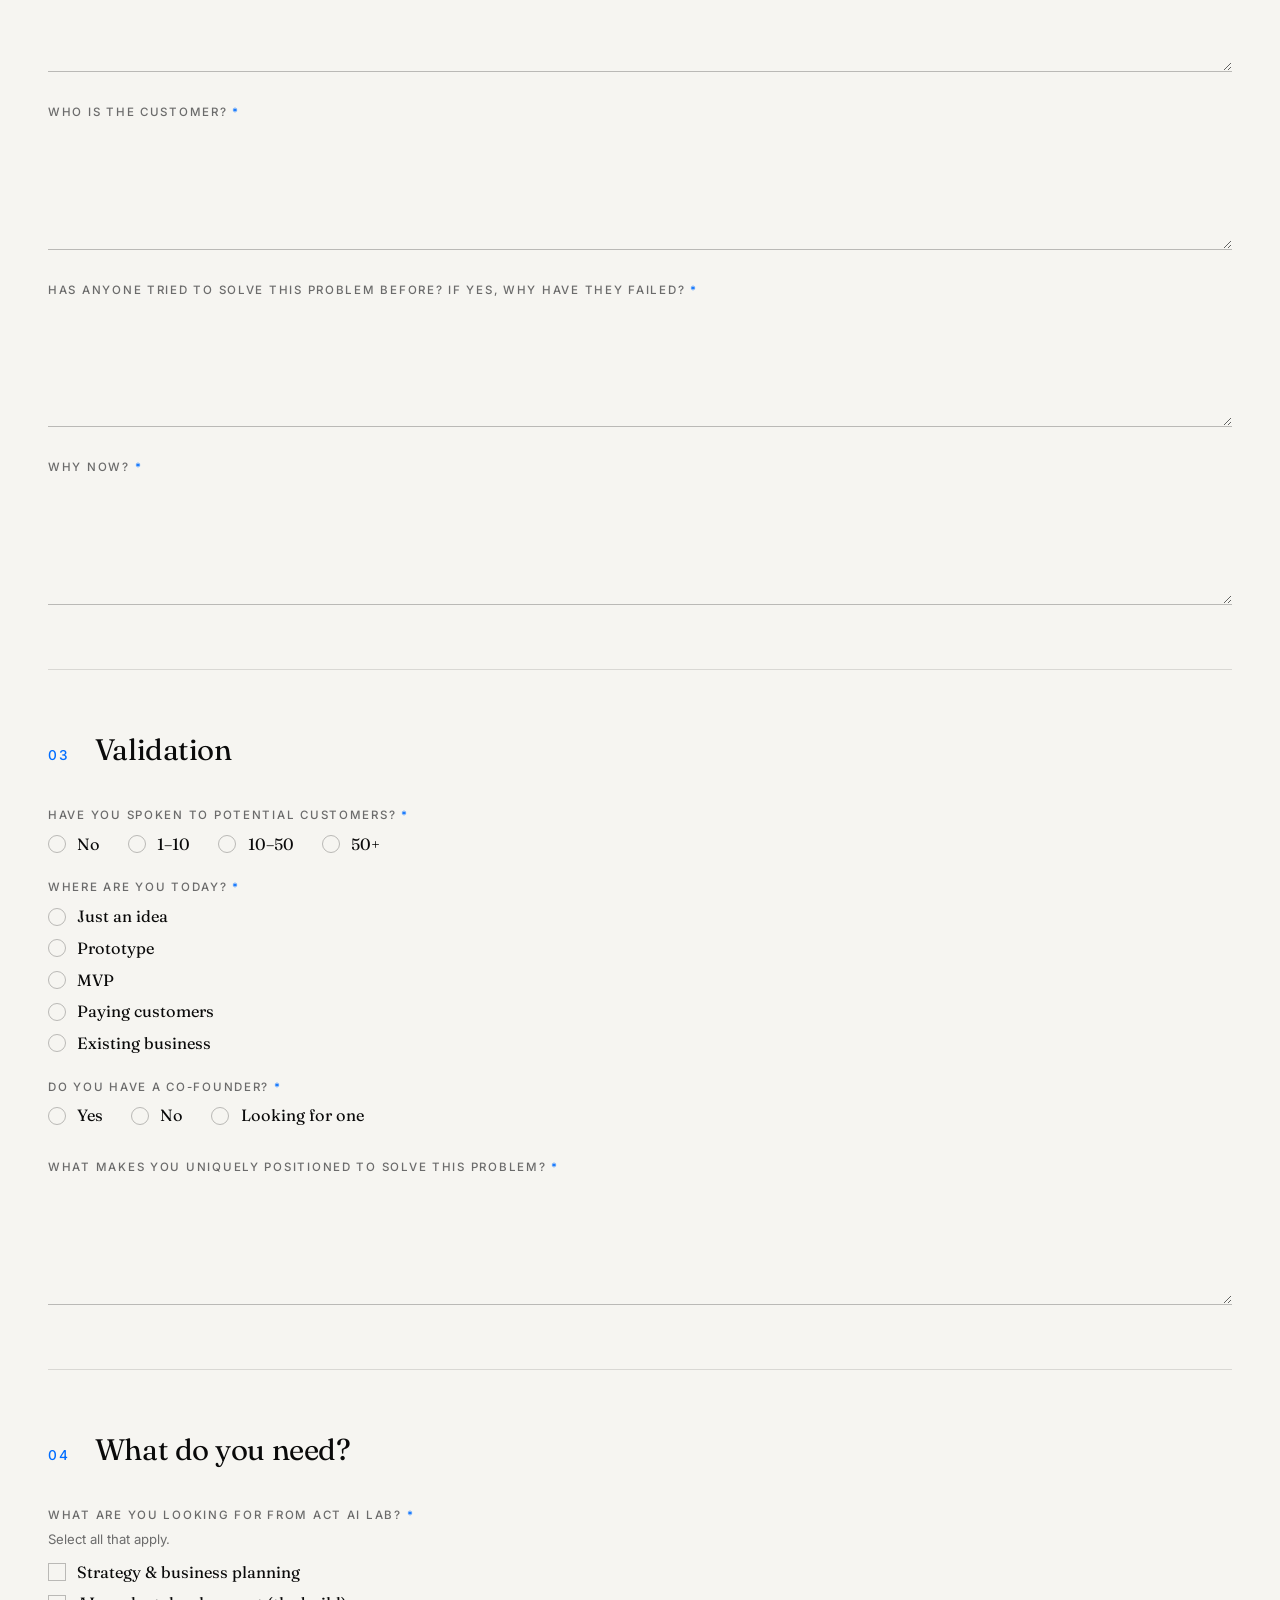
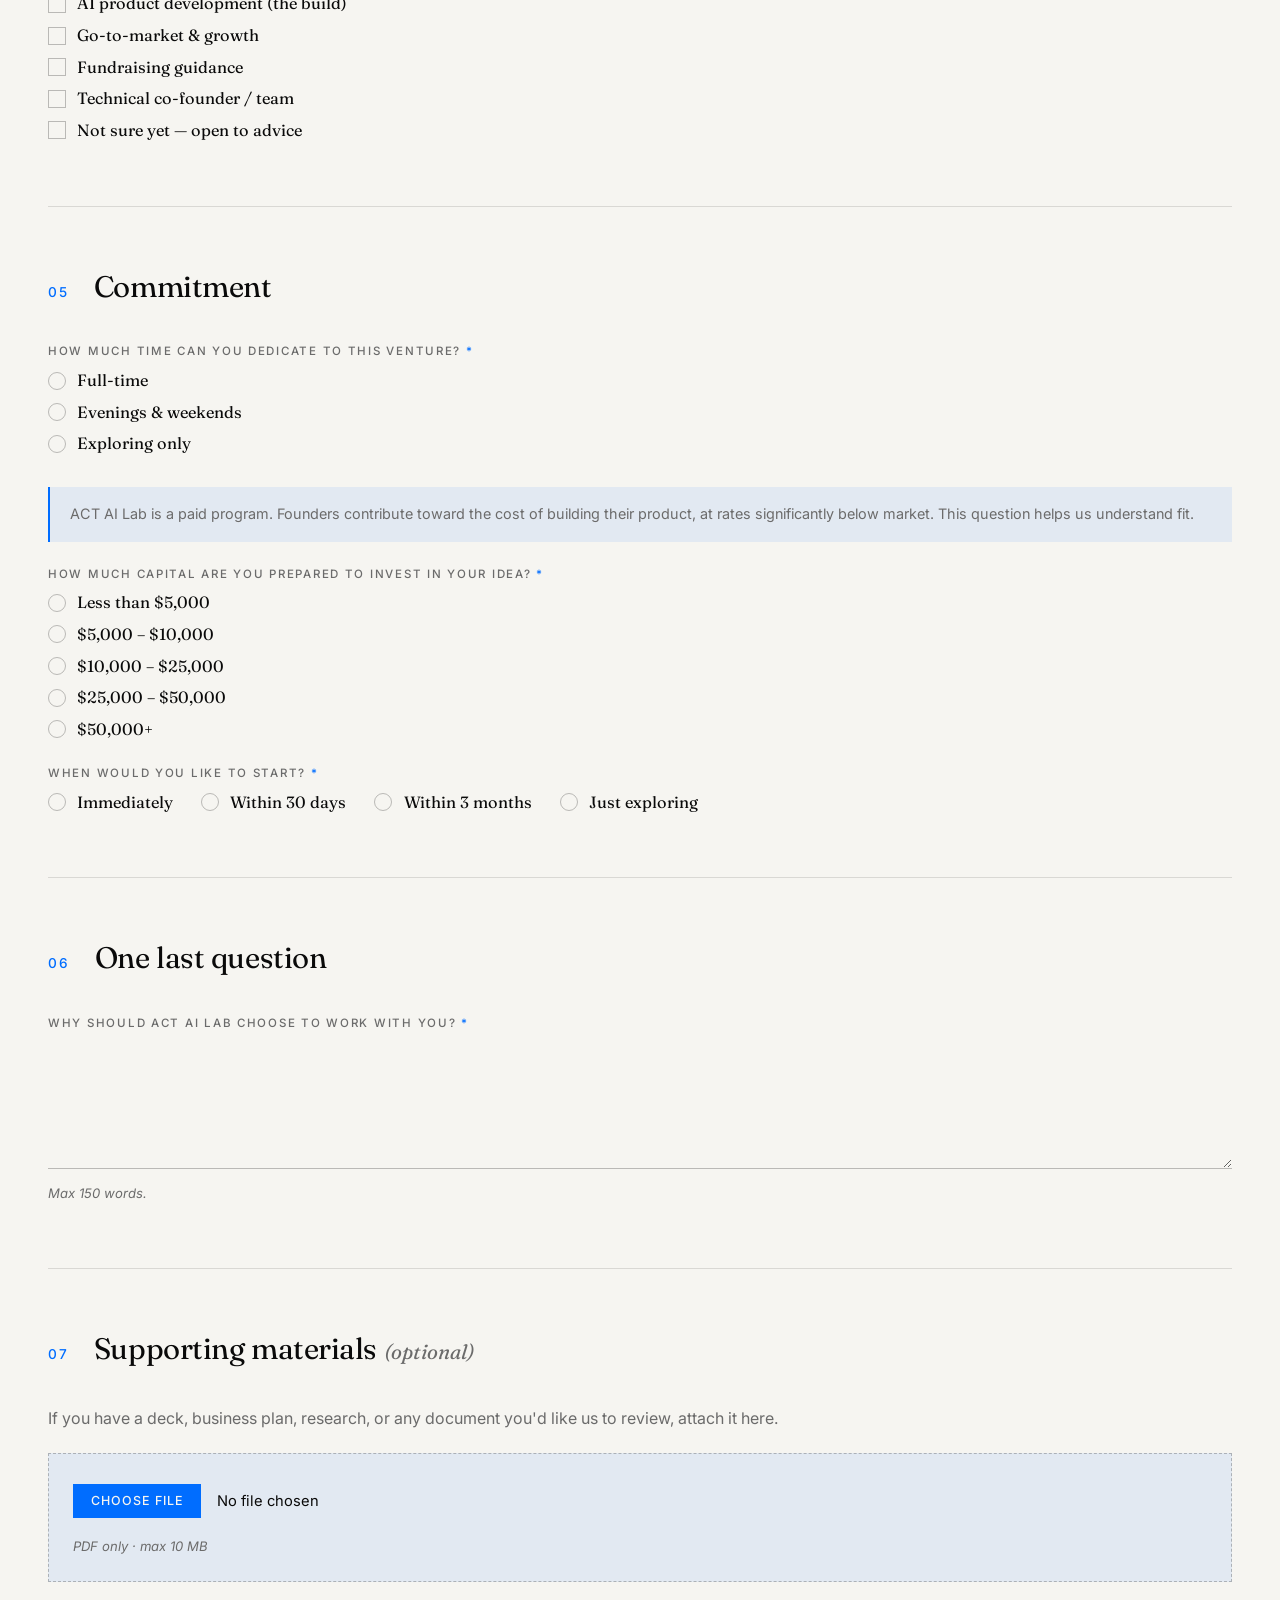
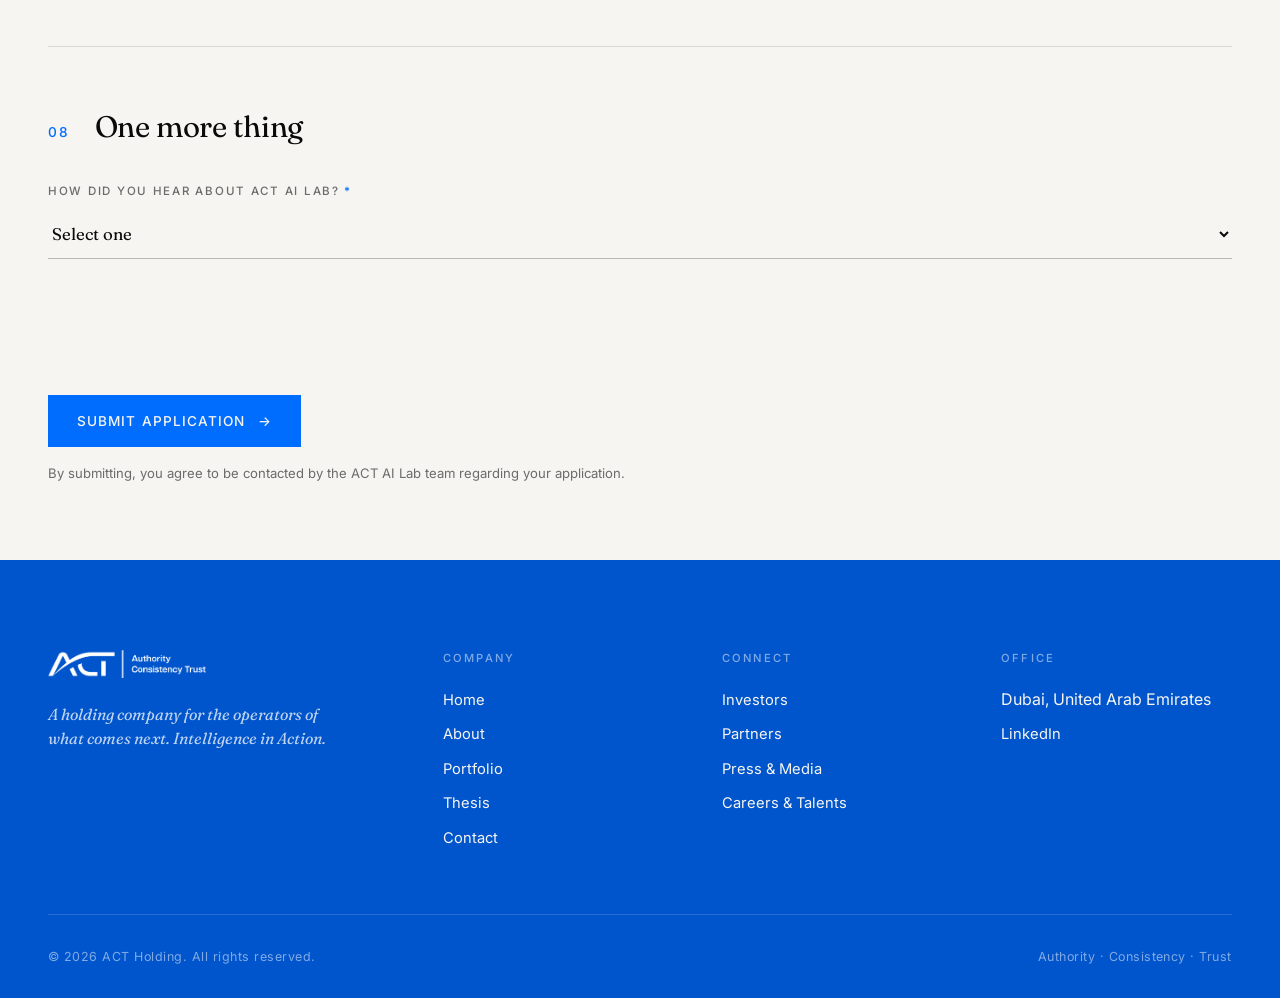
<file: apply.html>
<!doctype html>
<html lang="en">
<head>
  <meta charset="utf-8">
  <meta name="viewport" content="width=device-width, initial-scale=1">
  <title>Pitch Your AI Idea — ACT AI Lab | ACT Holding</title>
  <meta name="description" content="Pitch your AI idea to ACT AI Lab. We help entrepreneurs turn AI ideas into products and products into businesses through strategy, AI product development, and venture support.">
  <link rel="icon" type="image/png" href="assets/logos/act-logo-black.png">
  <link rel="stylesheet" href="assets/styles.css">
  <style>
    /* ===== APPLY PAGE — page-specific styles ===== */

    .apply-intro { max-width: 760px; }
    .apply-intro p + p { margin-top: 1.25rem; }

        .lab-section {
      padding: clamp(3rem, 6vw, 5rem) clamp(1.25rem, 4vw, 3rem);
      border-top: 1px solid var(--hair);
      max-width: 1280px;
      margin-left: auto;
      margin-right: auto;
    }
    .lab-section:first-of-type { border-top: 0; }

    .lab-h2 {
      font-family: var(--serif);
      font-weight: 300;
      font-variation-settings: 'opsz' 144;
      font-size: clamp(2rem, 4.5vw, 3.25rem);
      line-height: 1.05;
      letter-spacing: -0.02em;
      max-width: 22ch;
      margin-bottom: 2rem;
    }

    .lab-body {
      font-family: var(--serif);
      font-size: clamp(1.1rem, 1.6vw, 1.3rem);
      line-height: 1.55;
      color: var(--muted);
      max-width: 65ch;
    }
    .lab-body strong { color: var(--black); font-weight: 500; }
    .lab-body p + p { margin-top: 1.25rem; }

    .pillars {
      display: grid;
      grid-template-columns: repeat(3, 1fr);
      gap: 2.5rem;
      margin-top: 3rem;
    }
    .pillar {
      border-top: 1px solid var(--act-blue);
      padding-top: 1.5rem;
    }
    .pillar-num {
      font-family: var(--serif);
      font-size: 0.85rem;
      color: var(--act-blue);
      letter-spacing: 0.15em;
      margin-bottom: 0.75rem;
      display: block;
    }
    .pillar-title {
      font-family: var(--serif);
      font-size: 1.5rem;
      font-weight: 400;
      letter-spacing: -0.01em;
      margin-bottom: 0.75rem;
    }
    .pillar-body {
      font-family: var(--sans);
      font-size: 0.95rem;
      line-height: 1.6;
      color: var(--muted);
    }
    @media (max-width: 760px) {
      .pillars { grid-template-columns: 1fr; gap: 1.75rem; }
    }

    /* ===== FORM ===== */

    .form-section {
      border-top: 1px solid var(--hair);
      padding-top: clamp(2.5rem, 5vw, 4rem);
      margin-top: clamp(2.5rem, 5vw, 4rem);
    }
    .form-section:first-of-type { border-top: 0; margin-top: 0; padding-top: 0; }

    .form-section-header {
      display: flex;
      gap: 1.5rem;
      align-items: baseline;
      margin-bottom: 2.5rem;
    }
    .form-section-num {
      font-family: var(--sans);
      font-size: 0.85rem;
      font-weight: 500;
      letter-spacing: 0.18em;
      color: var(--act-blue);
      flex-shrink: 0;
    }
    .form-section-title {
      font-family: var(--serif);
      font-size: clamp(1.4rem, 2.5vw, 1.85rem);
      font-weight: 400;
      letter-spacing: -0.015em;
      line-height: 1.1;
    }

    .helper {
      font-family: var(--sans);
      font-size: 0.82rem;
      color: var(--muted);
      margin-top: 0.4rem;
      font-style: italic;
    }
    .field-context {
      font-family: var(--sans);
      font-size: 0.9rem;
      color: var(--muted);
      line-height: 1.55;
      margin-bottom: 1rem;
      padding: 1rem 1.25rem;
      background: var(--act-blue-soft);
      border-left: 2px solid var(--act-blue);
    }

    /* Radio + checkbox groups */
    .choice-group {
      display: flex;
      flex-direction: column;
      gap: 0.55rem;
      margin-top: 0.5rem;
    }
    .choice-group.inline {
      flex-direction: row;
      flex-wrap: wrap;
      gap: 0.75rem 1.75rem;
    }
    .choice {
      display: flex;
      align-items: center;
      gap: 0.7rem;
      cursor: pointer;
      font-family: var(--serif);
      font-size: 1.02rem;
      color: var(--black);
      line-height: 1.4;
    }
    .choice input[type="radio"],
    .choice input[type="checkbox"] {
      appearance: none;
      -webkit-appearance: none;
      width: 18px;
      height: 18px;
      border: 1px solid var(--hair-strong);
      background: transparent;
      cursor: pointer;
      flex-shrink: 0;
      position: relative;
      margin: 0;
      transition: all .2s var(--ease);
    }
    .choice input[type="radio"] { border-radius: 50%; }
    .choice input[type="radio"]:checked,
    .choice input[type="checkbox"]:checked {
      border-color: var(--act-blue);
      background: var(--act-blue);
    }
    .choice input[type="radio"]:checked::after {
      content: '';
      position: absolute;
      top: 50%; left: 50%;
      transform: translate(-50%, -50%);
      width: 7px; height: 7px;
      background: var(--paper);
      border-radius: 50%;
    }
    .choice input[type="checkbox"]:checked::after {
      content: '';
      position: absolute;
      top: 1px; left: 5px;
      width: 5px; height: 10px;
      border: solid var(--paper);
      border-width: 0 2px 2px 0;
      transform: rotate(45deg);
    }

    /* File upload */
    .file-field {
      border: 1px dashed var(--hair-strong);
      padding: 1.5rem;
      background: var(--act-blue-soft);
      transition: border-color .2s var(--ease);
    }
    .file-field:hover { border-color: var(--act-blue); }
    .file-field input[type="file"] {
      font-family: var(--sans);
      font-size: 0.92rem;
      padding: 0.4rem 0;
      border-bottom: 0;
      width: 100%;
    }
    .file-field input[type="file"]::-webkit-file-upload-button {
      font-family: var(--sans);
      font-size: 0.78rem;
      font-weight: 500;
      letter-spacing: 0.08em;
      text-transform: uppercase;
      padding: 0.6rem 1.1rem;
      background: var(--act-blue);
      color: var(--paper);
      border: 0;
      cursor: pointer;
      margin-right: 1rem;
      transition: background .2s var(--ease);
    }
    .file-field input[type="file"]::-webkit-file-upload-button:hover {
      background: var(--act-blue-dark);
    }

    .req { color: var(--act-blue); }

    .form-status {
      margin-top: 2rem;
      padding: 1.5rem;
      border-left: 2px solid var(--act-blue);
      background: var(--act-blue-soft);
      display: none;
    }
    .form-status.show { display: block; }
    .form-status.error { border-left-color: #b22222; background: rgba(178, 34, 34, 0.05); }
    .form-status p {
      font-family: var(--serif);
      font-size: 1.05rem;
      line-height: 1.5;
      color: var(--black);
    }

    .sub-label {
      font-family: var(--sans);
      font-size: 0.72rem;
      font-weight: 500;
      letter-spacing: 0.15em;
      text-transform: uppercase;
      color: var(--muted);
      margin-top: 1.5rem;
      margin-bottom: 0.25rem;
      display: block;
    }
  </style>
</head>
<body>

<nav class="nav" aria-label="Primary">
  <div class="nav-inner">
    <a href="index.html" class="nav-logo" aria-label="ACT Holding home">
      <img src="assets/logos/act-logo-black.png" alt="ACT Holding">
    </a>
    <ul class="nav-links" id="nav-links">
      <li><a href="index.html">Home</a></li>
      <li><a href="about.html">About</a></li>
      <li><a href="portfolio.html">Portfolio</a></li>
      <li><a href="thesis.html">Thesis</a></li>
      <li><a href="contact.html">Contact</a></li>
      <li class="nav-links-cta"><a href="apply.html">Pitch Your AI Idea</a></li>
    </ul>
    <a href="apply.html" class="nav-cta">Pitch Your AI Idea</a>
    <button class="menu-toggle" aria-label="Toggle menu" aria-expanded="false" aria-controls="nav-links">
      <svg viewBox="0 0 24 24" fill="none" stroke="currentColor" stroke-width="1.5"><path d="M3 6h18M3 12h18M3 18h18"/></svg>
    </button>
  </div>
</nav>

<!-- PAGE HEADER -->
<header class="page-header container" style="padding-left: clamp(1.25rem, 4vw, 3rem); padding-right: clamp(1.25rem, 4vw, 3rem);">
  <span class="eyebrow">Pitch Your AI Idea</span>
  <h1 class="display h1" style="max-width: 22ch;">
    Great ideas are everywhere. <span class="italic">Execution is rare.</span>
  </h1>
  <div class="apply-intro">
        <div class="pillar">
      <span class="pillar-num">03 — Specialise</span>
      <h3 class="pillar-title">Agentic AI</h3>
      <p class="pillar-body">We design and build autonomous AI agents — systems that run multi-step processes end to end — across business verticals. This is where ACT goes deepest.</p>
    </div>
    <p class="body large" style="color: var(--muted); margin-top: 1.5rem;">
      We work with a limited number of founders each year. Tell us about yourself
      and your idea. The strongest applications take time. We read every one.
    </p>
  </div>
</header>

<!-- THE PROBLEM -->
<section class="container lab-section">
  <div class="divider">
    <span class="eyebrow">The problem</span>
    <span class="line"></span>
  </div>
  <h2 class="lab-h2">Most great ideas never become companies.</h2>
  <div class="lab-body">
    <p>Every year, thousands of entrepreneurs come up with promising ideas. <strong>Most never become products. Most products never become businesses.</strong></p>
    <p>Not because the ideas are bad — but because founders often lack the roadmap, technical resources, business expertise, and support needed to bring them to life.</p>
    <p><strong>ACT AI Lab was created to close that gap.</strong></p>
  </div>
</section>

<!-- WHAT WE DO -->
<section class="container lab-section">
  <div class="divider">
    <span class="eyebrow">What we do</span>
    <span class="line"></span>
  </div>
  <h2 class="lab-h2">From idea to company.</h2>
  <div class="lab-body">
    <p>We work alongside founders across three pillars — advising on strategy, building the product, and backing the strongest ventures with equity and investment.</p>
  </div>

  <div class="pillars">
    <div class="pillar">
      <span class="pillar-num">01 — Advise</span>
      <h3 class="pillar-title">Strategy &amp; direction</h3>
      <p class="pillar-body">Business strategy, market positioning, financial thinking, and go-to-market planning. We help founders sharpen the thesis before a single line of code is written.</p>
    </div>
    <div class="pillar">
      <span class="pillar-num">02 — Build</span>
      <h3 class="pillar-title">AI product development</h3>
      <p class="pillar-body">An engineering and product team that turns ideas into real, shipped products — affordable, fast, and operator-led. We build apps, infrastructure, and intelligent systems.</p>
    </div>
    <div class="pillar">
      <span class="pillar-num">03 — Back</span>
      <h3 class="pillar-title">Venture partnership</h3>
      <p class="pillar-body">For the strongest ideas, we partner through sweat equity and selective capital — turning founders into owners of real, scalable companies.</p>
    </div>
  </div>
</section>

<!-- APPLICATION FORM -->
<section class="container reveal lab-section">
  <div class="divider">
    <span class="eyebrow">Apply</span>
    <span class="line"></span>
  </div>
  <h2 class="lab-h2" style="margin-bottom: 1.5rem;">Tell us about your idea.</h2>
  <p class="lab-body" style="margin-bottom: 3rem;">Take your time. The strongest applications come from founders who treat this as the first deliverable of their company.</p>

  <form id="apply-form" action="https://api.web3forms.com/submit" method="POST" enctype="multipart/form-data" novalidate>

    <input type="hidden" name="access_key" value="99ea59bb-3037-462a-9b5d-1d59f17d7db9">
    <input type="hidden" name="subject" value="ACT AI Lab — New Application">
    <input type="hidden" name="from_name" value="ACT AI Lab Applications">
    <input type="checkbox" name="botcheck" style="display:none" tabindex="-1">

    <!-- SECTION 1 -->
    <div class="form-section">
      <div class="form-section-header">
        <span class="form-section-num">01</span>
        <h2 class="form-section-title">About you</h2>
      </div>

      <div class="form-grid">
        <div class="form-field">
          <label for="full-name">Full name <span class="req">*</span></label>
          <input id="full-name" name="full_name" type="text" autocomplete="name" required>
        </div>
        <div class="form-field">
          <label for="email">Email <span class="req">*</span></label>
          <input id="email" name="email" type="email" autocomplete="email" required>
        </div>
        <div class="form-field">
          <label for="mobile">Mobile number <span class="req">*</span></label>
          <input id="mobile" name="mobile" type="tel" autocomplete="tel" required>
        </div>
        <div class="form-field">
          <label for="country">Country of residence <span class="req">*</span></label>
          <input id="country" name="country" type="text" autocomplete="country-name" required>
        </div>
        <div class="form-field">
          <label for="linkedin">LinkedIn profile</label>
          <input id="linkedin" name="linkedin" type="url" placeholder="https://linkedin.com/in/...">
        </div>
        <div class="form-field">
          <label for="role">Current role <span class="req">*</span></label>
          <select id="role" name="current_role" required>
            <option value="">Select one</option>
            <option>Student</option>
            <option>Employed (full-time)</option>
            <option>Between roles</option>
            <option>Founder</option>
            <option>Business owner</option>
            <option>Consultant</option>
            <option>Other</option>
          </select>
        </div>
        <div class="form-field full">
          <label for="about-you">Tell us about yourself <span class="req">*</span></label>
          <textarea id="about-you" name="about_you" rows="5" maxlength="2000" required placeholder="Background, what you've built or learned, why you're here. Up to 300 words."></textarea>
          <span class="helper">Max 300 words.</span>
        </div>
      </div>
    </div>

    <!-- SECTION 2 -->
    <div class="form-section">
      <div class="form-section-header">
        <span class="form-section-num">02</span>
        <h2 class="form-section-title">The opportunity</h2>
      </div>

      <div class="form-grid">
        <div class="form-field full">
          <label for="idea">What is your idea? <span class="req">*</span></label>
          <textarea id="idea" name="idea" rows="6" maxlength="3500" required placeholder="Describe it as if explaining it to a friend. Up to 500 words."></textarea>
          <span class="helper">Max 500 words.</span>
        </div>
        <div class="form-field full">
          <label for="problem">What problem are you solving? <span class="req">*</span></label>
          <textarea id="problem" name="problem" rows="3" required></textarea>
        </div>
        <div class="form-field full">
          <label for="customer">Who is the customer? <span class="req">*</span></label>
          <textarea id="customer" name="customer" rows="3" required></textarea>
        </div>
        <div class="form-field full">
          <label for="prior-attempts">Has anyone tried to solve this problem before? If yes, why have they failed? <span class="req">*</span></label>
          <textarea id="prior-attempts" name="prior_attempts" rows="3" required></textarea>
        </div>
        <div class="form-field full">
          <label for="why-now">Why now? <span class="req">*</span></label>
          <textarea id="why-now" name="why_now" rows="3" required></textarea>
        </div>
      </div>
    </div>

    <!-- SECTION 3 -->
    <div class="form-section">
      <div class="form-section-header">
        <span class="form-section-num">03</span>
        <h2 class="form-section-title">Validation</h2>
      </div>

      <span class="sub-label">Have you spoken to potential customers? <span class="req">*</span></span>
      <div class="choice-group inline">
        <label class="choice"><input type="radio" name="customer_conversations" value="No" required> No</label>
        <label class="choice"><input type="radio" name="customer_conversations" value="1-10"> 1–10</label>
        <label class="choice"><input type="radio" name="customer_conversations" value="10-50"> 10–50</label>
        <label class="choice"><input type="radio" name="customer_conversations" value="50+"> 50+</label>
      </div>

      <span class="sub-label">Where are you today? <span class="req">*</span></span>
      <div class="choice-group">
        <label class="choice"><input type="radio" name="stage" value="Just an idea" required> Just an idea</label>
        <label class="choice"><input type="radio" name="stage" value="Prototype"> Prototype</label>
        <label class="choice"><input type="radio" name="stage" value="MVP"> MVP</label>
        <label class="choice"><input type="radio" name="stage" value="Paying customers"> Paying customers</label>
        <label class="choice"><input type="radio" name="stage" value="Existing business"> Existing business</label>
      </div>

      <span class="sub-label">Do you have a co-founder? <span class="req">*</span></span>
      <div class="choice-group inline">
        <label class="choice"><input type="radio" name="cofounder" value="Yes" required> Yes</label>
        <label class="choice"><input type="radio" name="cofounder" value="No"> No</label>
        <label class="choice"><input type="radio" name="cofounder" value="Looking for one"> Looking for one</label>
      </div>

      <div class="form-grid" style="margin-top: 2rem;">
        <div class="form-field full">
          <label for="unique-position">What makes you uniquely positioned to solve this problem? <span class="req">*</span></label>
          <textarea id="unique-position" name="unique_position" rows="4" required></textarea>
        </div>
      </div>
    </div>

    <!-- SECTION 4 -->
    <div class="form-section">
      <div class="form-section-header">
        <span class="form-section-num">04</span>
        <h2 class="form-section-title">What do you need?</h2>
      </div>

      <span class="sub-label">What are you looking for from ACT AI Lab? <span class="req">*</span></span>
      <p class="helper" style="margin: 0 0 0.75rem; font-style: normal;">Select all that apply.</p>
      <div class="choice-group">
        <label class="choice"><input type="checkbox" name="needs" value="Strategy & business planning"> Strategy &amp; business planning</label>
        <label class="choice"><input type="checkbox" name="needs" value="AI product development"> AI product development (the build)</label>
        <label class="choice"><input type="checkbox" name="needs" value="Go-to-market & growth"> Go-to-market &amp; growth</label>
        <label class="choice"><input type="checkbox" name="needs" value="Fundraising guidance"> Fundraising guidance</label>
        <label class="choice"><input type="checkbox" name="needs" value="Technical co-founder / team"> Technical co-founder / team</label>
        <label class="choice"><input type="checkbox" name="needs" value="Not sure yet"> Not sure yet — open to advice</label>
      </div>
    </div>

    <!-- SECTION 5 -->
    <div class="form-section">
      <div class="form-section-header">
        <span class="form-section-num">05</span>
        <h2 class="form-section-title">Commitment</h2>
      </div>

      <span class="sub-label">How much time can you dedicate to this venture? <span class="req">*</span></span>
      <div class="choice-group">
        <label class="choice"><input type="radio" name="time_commitment" value="Full-time" required> Full-time</label>
        <label class="choice"><input type="radio" name="time_commitment" value="Evenings & weekends"> Evenings &amp; weekends</label>
        <label class="choice"><input type="radio" name="time_commitment" value="Exploring only"> Exploring only</label>
      </div>

      <div class="field-context" style="margin-top: 2rem;">
        ACT AI Lab is a paid program. Founders contribute toward the cost of building
        their product, at rates significantly below market. This question helps us understand fit.
      </div>

      <span class="sub-label">How much capital are you prepared to invest in your idea? <span class="req">*</span></span>
      <div class="choice-group">
        <label class="choice"><input type="radio" name="capital" value="Less than $5,000" required> Less than $5,000</label>
        <label class="choice"><input type="radio" name="capital" value="$5,000 – $10,000"> $5,000 – $10,000</label>
        <label class="choice"><input type="radio" name="capital" value="$10,000 – $25,000"> $10,000 – $25,000</label>
        <label class="choice"><input type="radio" name="capital" value="$25,000 – $50,000"> $25,000 – $50,000</label>
        <label class="choice"><input type="radio" name="capital" value="$50,000+"> $50,000+</label>
      </div>

      <span class="sub-label">When would you like to start? <span class="req">*</span></span>
      <div class="choice-group inline">
        <label class="choice"><input type="radio" name="start_when" value="Immediately" required> Immediately</label>
        <label class="choice"><input type="radio" name="start_when" value="Within 30 days"> Within 30 days</label>
        <label class="choice"><input type="radio" name="start_when" value="Within 3 months"> Within 3 months</label>
        <label class="choice"><input type="radio" name="start_when" value="Just exploring"> Just exploring</label>
      </div>
    </div>

    <!-- SECTION 6 -->
    <div class="form-section">
      <div class="form-section-header">
        <span class="form-section-num">06</span>
        <h2 class="form-section-title">One last question</h2>
      </div>

      <div class="form-grid">
        <div class="form-field full">
          <label for="why-us">Why should ACT AI Lab choose to work with you? <span class="req">*</span></label>
          <textarea id="why-us" name="why_us" rows="5" maxlength="1200" required></textarea>
          <span class="helper">Max 150 words.</span>
        </div>
      </div>
    </div>

    <!-- SECTION 7 -->
    <div class="form-section">
      <div class="form-section-header">
        <span class="form-section-num">07</span>
        <h2 class="form-section-title">Supporting materials <span style="font-size: 0.7em; color: var(--muted); font-style: italic; letter-spacing: 0;">(optional)</span></h2>
      </div>

      <p class="body" style="color: var(--muted); margin-bottom: 1.25rem;">
        If you have a deck, business plan, research, or any document you'd like us to review, attach it here.
      </p>

      <div class="file-field">
        <input type="file" id="attachment" name="attachment" accept=".pdf" aria-label="Upload PDF">
        <p class="helper" style="margin-top: 0.75rem;">PDF only · max 10 MB</p>
      </div>
    </div>

    <!-- SECTION 8 -->
    <div class="form-section">
      <div class="form-section-header">
        <span class="form-section-num">08</span>
        <h2 class="form-section-title">One more thing</h2>
      </div>

      <div class="form-grid">
        <div class="form-field full">
          <label for="referral">How did you hear about ACT AI Lab? <span class="req">*</span></label>
          <select id="referral" name="referral" required>
            <option value="">Select one</option>
            <option>LinkedIn</option>
            <option>Referred by someone</option>
            <option>Press / Media</option>
            <option>Direct search / website</option>
            <option>Event</option>
            <option>Other</option>
          </select>
        </div>
      </div>
    </div>

    <!-- SUBMIT -->
    <div class="form-section" style="border-top: 0; padding-top: clamp(2rem, 4vw, 3rem);">
      <button type="submit" class="btn btn-primary form-submit" id="submit-btn">
        Submit application <span class="arrow">→</span>
      </button>
      <p class="helper" style="margin-top: 1rem; font-style: normal;">
        By submitting, you agree to be contacted by the ACT AI Lab team regarding your application.
      </p>

      <div class="form-status" id="form-status">
        <p></p>
      </div>
    </div>
  </form>
</section>

<!-- FOOTER -->
<footer class="footer">
  <div class="container">
    <div class="footer-top">
      <div class="footer-logo">
        <img src="assets/logos/act-logo-white.png" alt="ACT Holding">
        <p class="footer-tag">A holding company for the operators of what comes next. Intelligence in Action.</p>
      </div>
      <div class="footer-col">
        <h4>Company</h4>
        <ul>
          <li><a href="index.html">Home</a></li>
          <li><a href="about.html">About</a></li>
          <li><a href="portfolio.html">Portfolio</a></li>
          <li><a href="thesis.html">Thesis</a></li>
          <li><a href="contact.html">Contact</a></li>
        </ul>
      </div>
      <div class="footer-col">
        <h4>Connect</h4>
        <ul>
          <li><a href="contact.html#invest">Investors</a></li>
          <li><a href="contact.html#partner">Partners</a></li>
          <li><a href="contact.html#media">Press &amp; Media</a></li>
          <li><a href="contact.html#talent">Careers &amp; Talents</a></li>
        </ul>
      </div>
      <div class="footer-col">
        <h4>Office</h4>
        <ul>
          <li>Dubai, United Arab Emirates</li>
          <li><a href="https://www.linkedin.com/company/act-holding/" target="_blank" rel="noopener">LinkedIn</a></li>
        </ul>
      </div>
    </div>
    <div class="footer-bottom">
      <span>© 2026 ACT Holding. All rights reserved.</span>
      <span>Authority · Consistency · Trust</span>
    </div>
  </div>
</footer>

<script src="assets/scripts.js"></script>
<script>
  // === Apply form submission ===
  (function() {
    const form = document.getElementById('apply-form');
    const submitBtn = document.getElementById('submit-btn');
    const statusBox = document.getElementById('form-status');
    const statusText = statusBox.querySelector('p');
    const fileInput = document.getElementById('attachment');

    fileInput.addEventListener('change', function() {
      if (fileInput.files[0] && fileInput.files[0].size > 10 * 1024 * 1024) {
        statusBox.classList.add('show', 'error');
        statusText.textContent = 'File is larger than 10 MB. Please upload a smaller PDF.';
        fileInput.value = '';
      } else {
        statusBox.classList.remove('show', 'error');
      }
    });

    form.addEventListener('submit', async function(e) {
      e.preventDefault();
      if (!form.checkValidity()) {
      form.reportValidity();
      return;
      }
      submitBtn.disabled = true;
      submitBtn.innerHTML = 'Submitting…';
      statusBox.classList.remove('show', 'error');

      try {
        const formData = new FormData(form);
        const response = await fetch(form.action, {
          method: 'POST',
          body: formData
        });
        const result = await response.json();

        if (response.ok && result.success) {
          form.style.display = 'none';
          statusBox.classList.add('show');
          statusText.innerHTML = '<strong>Application received.</strong> Thank you for taking the time. We read every application carefully and will be in touch within 7&ndash;14 days.';
          statusBox.scrollIntoView({ behavior: 'smooth', block: 'center' });
        } else {
          throw new Error(result.message || 'Submission failed.');
        }
      } catch (err) {
        statusBox.classList.add('show', 'error');
        statusText.textContent = 'Something went wrong: ' + err.message + '. Please try again, or email partners@act-fm.com directly.';
        submitBtn.disabled = false;
        submitBtn.innerHTML = 'Submit application <span class="arrow">→</span>';
      }
    });
  })();
</script>
</body>
</html>
</file>
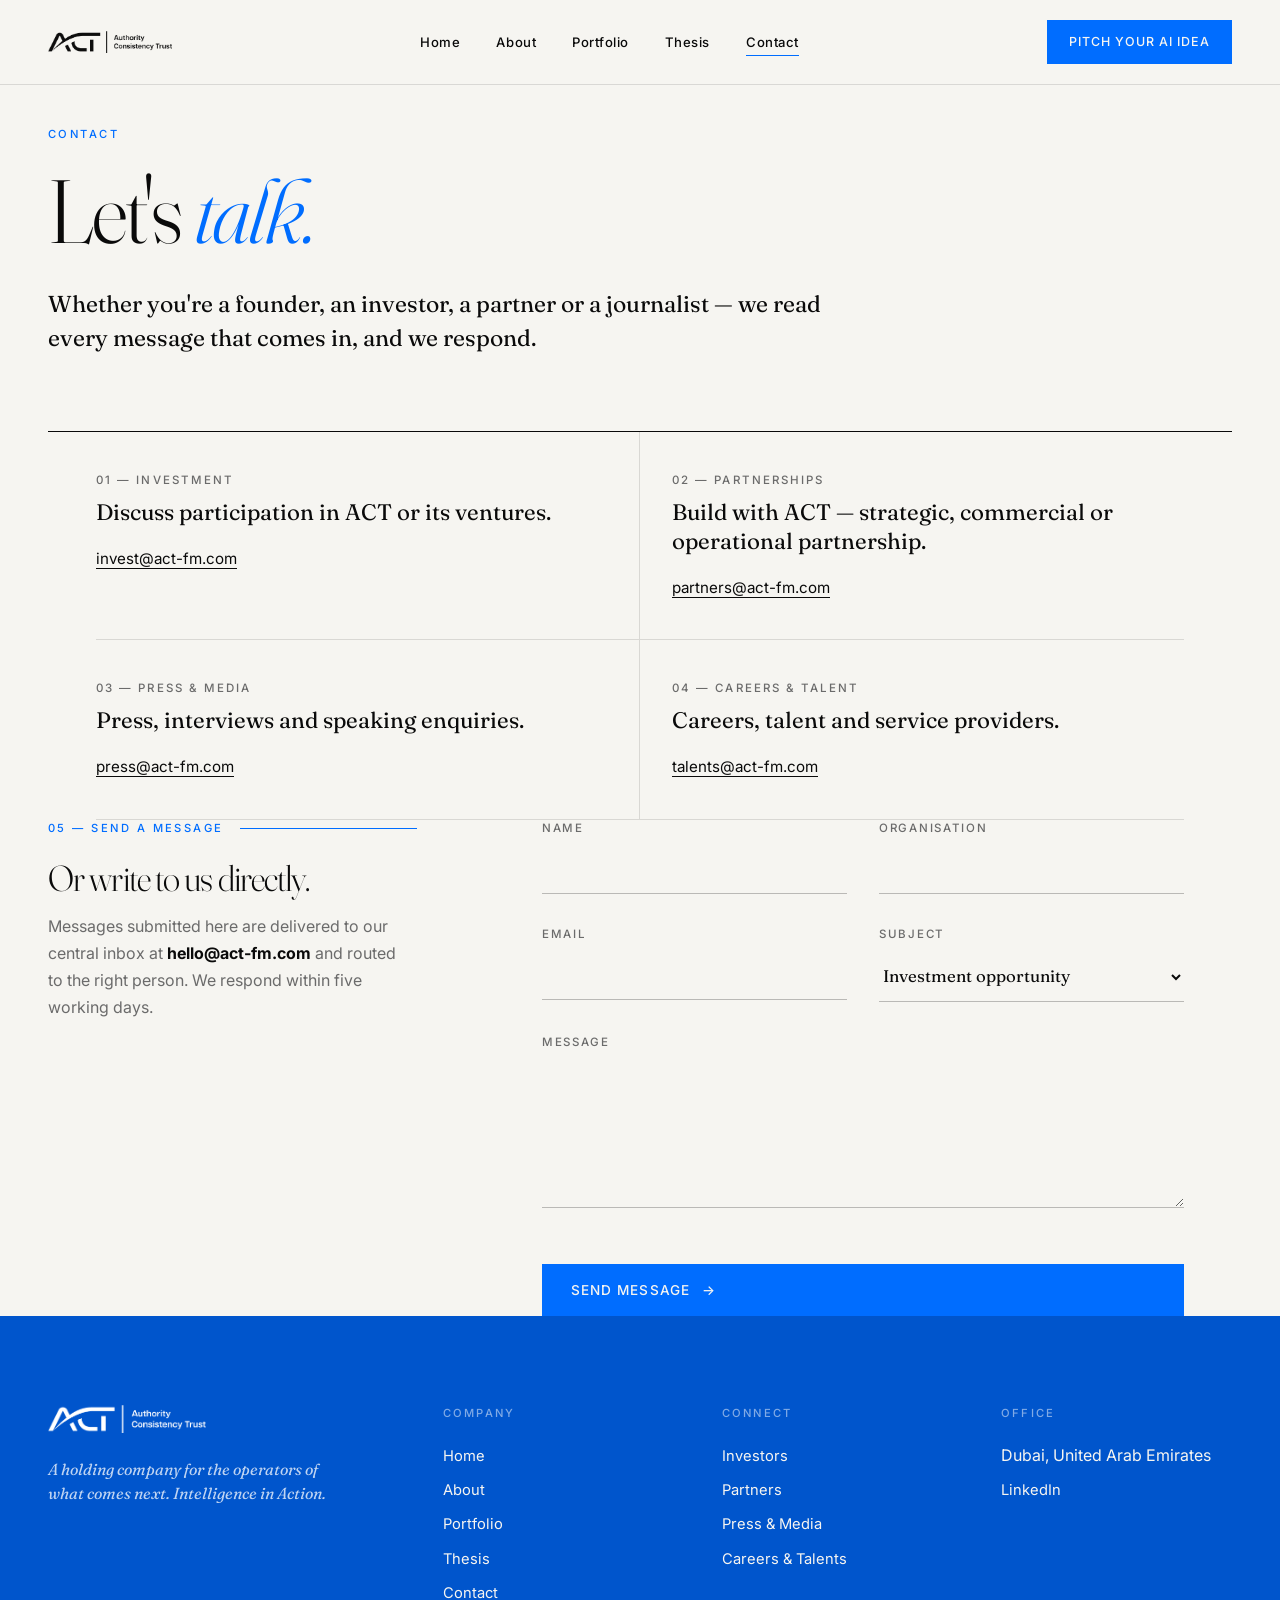
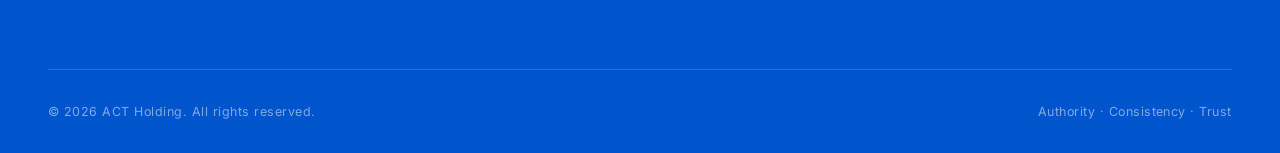
<file: contact.html>
<!doctype html>
<html lang="en">
<head>
  <meta charset="utf-8">
  <meta name="viewport" content="width=device-width, initial-scale=1">
  <title>Contact — ACT Holding</title>
  <meta name="description" content="Get in touch with ACT Holding. Channels for investment opportunities, strategic partnerships, media and talent.">
  <link rel="icon" type="image/png" href="assets/logos/act-logo-black.png">
  <link rel="stylesheet" href="assets/styles.css">
</head>
<body>

<nav class="nav" aria-label="Primary">
  <div class="nav-inner">
    <a href="index.html" class="nav-logo" aria-label="ACT Holding home">
      <img src="assets/logos/act-logo-black.png" alt="ACT Holding">
    </a>
    <ul class="nav-links" id="nav-links">
      <li><a href="index.html">Home</a></li>
      <li><a href="about.html">About</a></li>
      <li><a href="portfolio.html">Portfolio</a></li>
      <li><a href="thesis.html">Thesis</a></li>
      <li><a href="contact.html" class="current">Contact</a></li>
      <li class="nav-links-cta"><a href="apply.html">Pitch Your AI Idea</a></li>
    </ul>
    <a href="apply.html" class="nav-cta">Pitch Your AI Idea</a>
    <button class="menu-toggle" aria-label="Toggle menu" aria-expanded="false" aria-controls="nav-links">
      <svg viewBox="0 0 24 24" fill="none" stroke="currentColor" stroke-width="1.5"><path d="M3 6h18M3 12h18M3 18h18"/></svg>
    </button>
  </div>
</nav>

<!-- PAGE HEADER -->
<header class="page-header container">
  <span class="eyebrow">Contact</span>
  <h1 class="display h1">
    Let's <span class="italic">talk.</span>
  </h1>
  <p class="lead">
    Whether you're a founder, an investor, a partner or a journalist —
    we read every message that comes in, and we respond.
  </p>
</header>

<!-- CHANNELS -->
<section class="container reveal">
  <div class="channels">
    <div class="channel" id="invest">
      <span class="label">01 — Investment</span>
      <span class="value">Discuss participation in ACT or its ventures.</span>
      <a href="mailto:invest@act-fm.com" style="font-family: var(--sans); font-size: 0.95rem; text-decoration: underline; text-underline-offset: 4px; margin-top: 0.75rem;">invest@act-fm.com</a>
    </div>
    <div class="channel" id="partner">
      <span class="label">02 — Partnerships</span>
      <span class="value">Build with ACT — strategic, commercial or operational partnership.</span>
      <a href="mailto:partners@act-fm.com" style="font-family: var(--sans); font-size: 0.95rem; text-decoration: underline; text-underline-offset: 4px; margin-top: 0.75rem;">partners@act-fm.com</a>
    </div>
    <div class="channel" id="media">
      <span class="label">03 — Press &amp; Media</span>
      <span class="value">Press, interviews and speaking enquiries.</span>
      <a href="mailto:press@act-fm.com" style="font-family: var(--sans); font-size: 0.95rem; text-decoration: underline; text-underline-offset: 4px; margin-top: 0.75rem;">press@act-fm.com</a>
    </div>
    <div class="channel" id="talent">
      <span class="label">04 — Careers &amp; Talent</span>
      <span class="value">Careers, talent and service providers.</span>
      <a href="mailto:talents@act-fm.com" style="font-family: var(--sans); font-size: 0.95rem; text-decoration: underline; text-underline-offset: 4px; margin-top: 0.75rem;">talents@act-fm.com</a>
    </div>
  </div>
</section>

<!-- FORM -->
<section class="container reveal">
  <div class="two-col">
    <div>
      <div class="divider">
        <span class="eyebrow">05 — Send a message</span>
        <span class="line"></span>
      </div>
      <h2 class="display h3" style="max-width: 14ch;">
        Or write to us directly.
      </h2>
      <p class="body" style="color: var(--muted); margin-top: 1rem; max-width: 36ch;">
        Messages submitted here are delivered to our central inbox at
        <strong style="color: var(--black);">hello@act-fm.com</strong> and
        routed to the right person. We respond within five working days.
      </p>
    </div>

    <!--
      ============================================================
      FORM DELIVERY — ACTIVE
      Wired to Formspree (https://formspree.io/f/xgoqlall).
      Submissions arrive at the inbox configured in the Formspree
      dashboard. Tested and live.
      ============================================================
    -->
    <form id="contact-form" class="form-grid"
          action="https://formspree.io/f/xgoqlall"
          method="POST"
          novalidate>
      <div class="form-field">
        <label for="cf-name">Name</label>
        <input id="cf-name" name="name" type="text" autocomplete="name" required>
      </div>
      <div class="form-field">
        <label for="cf-org">Organisation</label>
        <input id="cf-org" name="organisation" type="text" autocomplete="organization">
      </div>
      <div class="form-field">
        <label for="cf-email">Email</label>
        <input id="cf-email" name="email" type="email" autocomplete="email" required>
      </div>
      <div class="form-field">
        <label for="cf-subject">Subject</label>
        <select id="cf-subject" name="subject">
          <option>Investment opportunity</option>
          <option>Strategic partnership</option>
          <option>Scaling into MENA</option>
          <option>Advisory or board enquiry</option>
          <option>Press &amp; media enquiry</option>
          <option>Careers, talent or service providers</option>
          <option>Founder introduction</option>
          <option>General</option>
        </select>
      </div>
      <div class="form-field full">
        <label for="cf-message">Message</label>
        <textarea id="cf-message" name="message" rows="6" required></textarea>
      </div>
      <input type="hidden" name="_subject" value="ACT website — new enquiry">
      <input type="text" name="_gotcha" style="display:none" tabindex="-1" autocomplete="off">
      <div class="form-field full">
        <button type="submit" class="btn btn-primary form-submit">Send message <span class="arrow">→</span></button>
      </div>
      <div class="form-field full" id="form-status" style="display:none;">
        <p class="body" style="color: var(--muted);"></p>
      </div>
    </form>
  </div>
</section>

<!-- FOOTER -->
<footer class="footer">
  <div class="container">
    <div class="footer-top">
      <div class="footer-logo">
        <img src="assets/logos/act-logo-white.png" alt="ACT Holding">
        <p class="footer-tag">A holding company for the operators of what comes next. Intelligence in Action.</p>
      </div>
      <div class="footer-col">
        <h4>Company</h4>
        <ul>
          <li><a href="index.html">Home</a></li>
          <li><a href="about.html">About</a></li>
          <li><a href="portfolio.html">Portfolio</a></li>
          <li><a href="thesis.html">Thesis</a></li>
          <li><a href="contact.html">Contact</a></li>
        </ul>
      </div>
      <div class="footer-col">
        <h4>Connect</h4>
        <ul>
          <li><a href="contact.html#invest">Investors</a></li>
          <li><a href="contact.html#partner">Partners</a></li>
          <li><a href="contact.html#media">Press &amp; Media</a></li>
          <li><a href="contact.html#talent">Careers &amp; Talents</a></li>
        </ul>
      </div>
      <div class="footer-col">
        <h4>Office</h4>
        <ul>
          <li>Dubai, United Arab Emirates</li>
          <li><a href="https://www.linkedin.com/company/act-holding/" target="_blank" rel="noopener">LinkedIn</a></li>
        </ul>
      </div>
    </div>
    <div class="footer-bottom">
      <span>© 2026 ACT Holding. All rights reserved.</span>
      <span>Authority · Consistency · Trust</span>
    </div>
  </div>
</footer>

<script src="assets/scripts.js"></script>
</body>
</html>
</file>
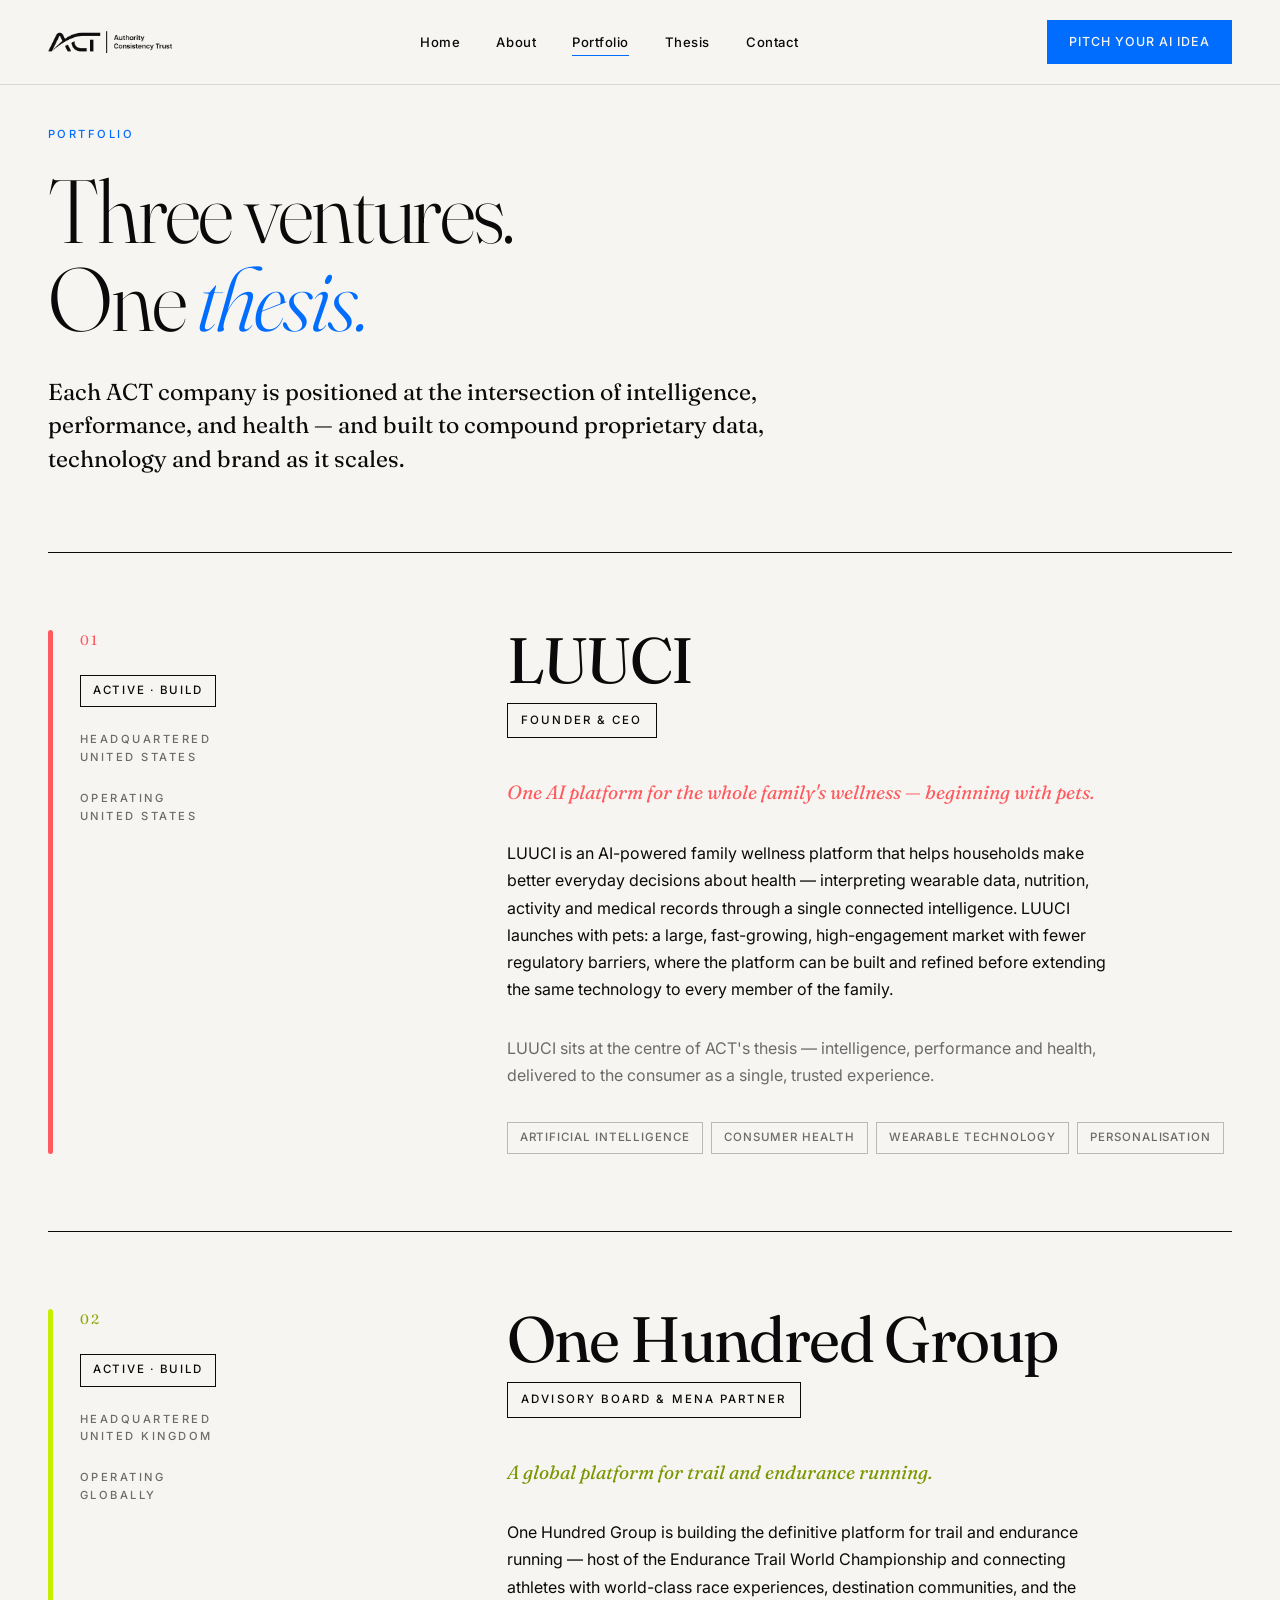
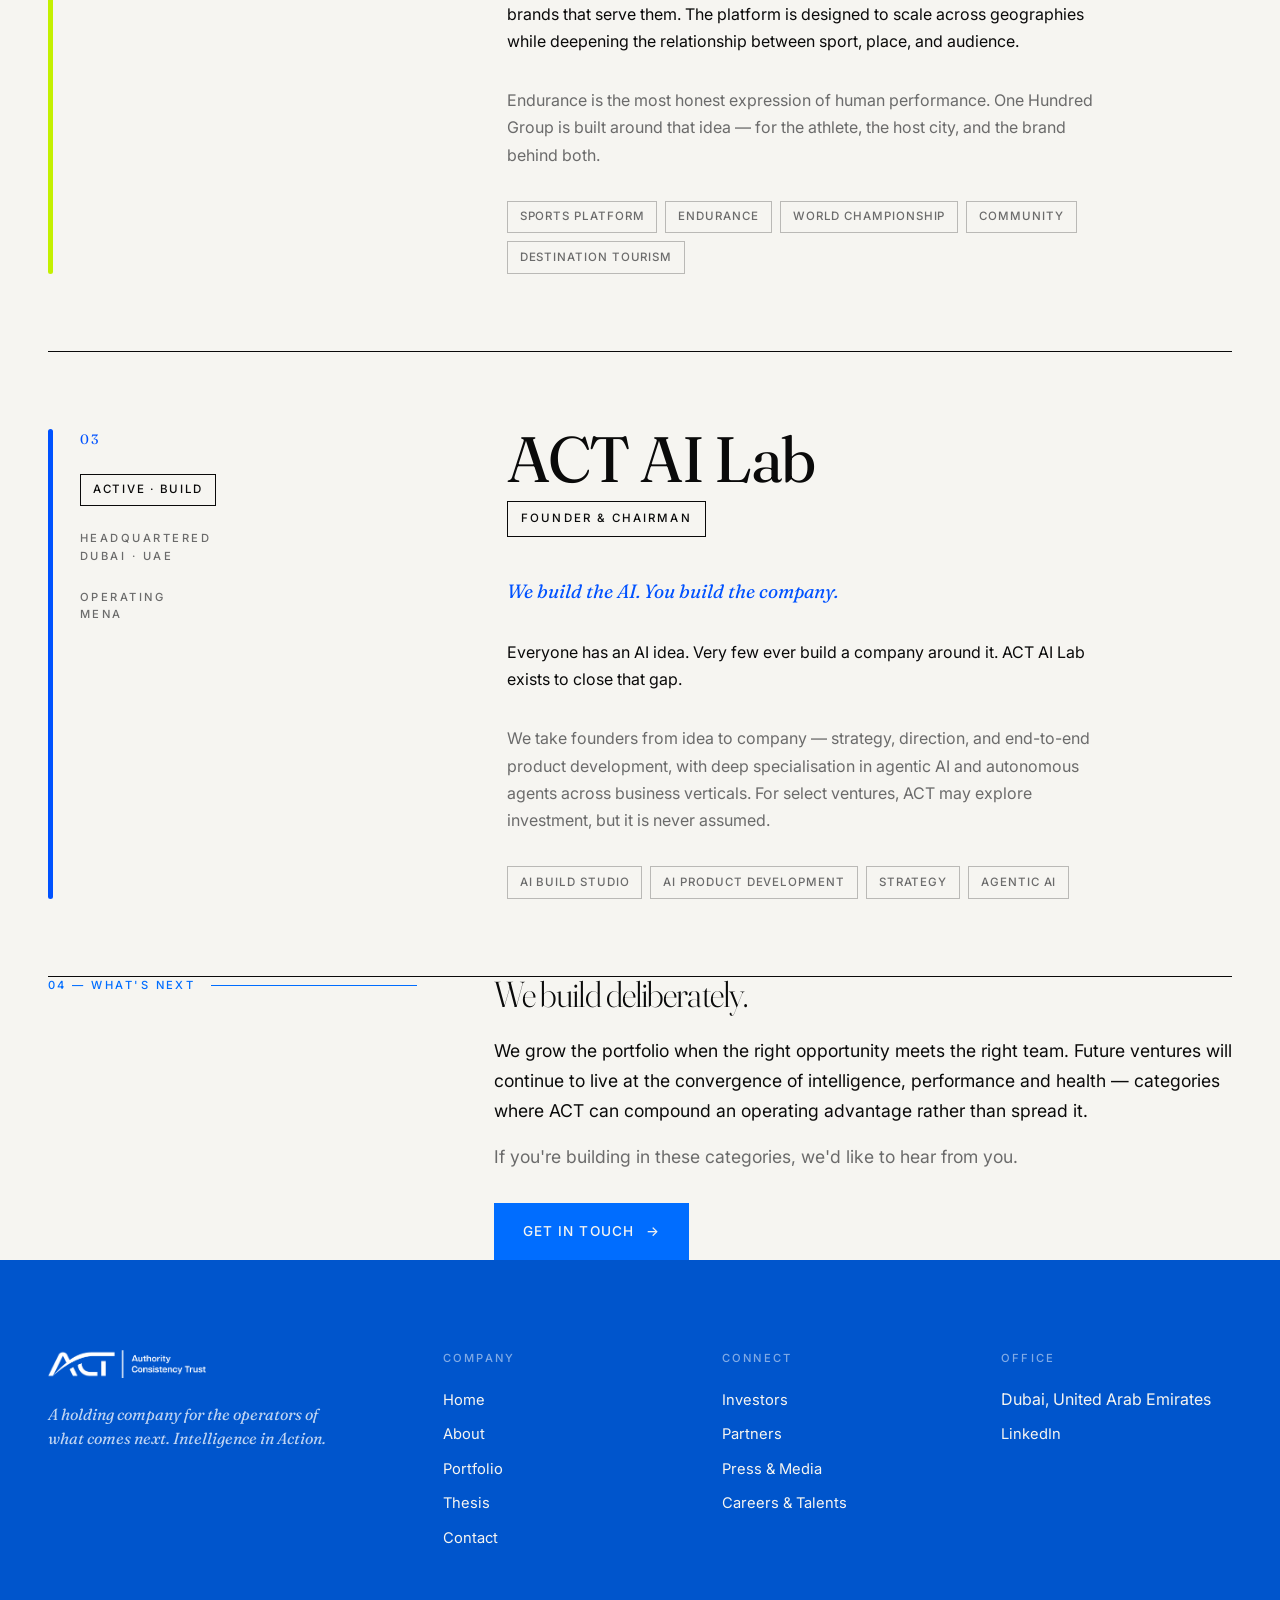
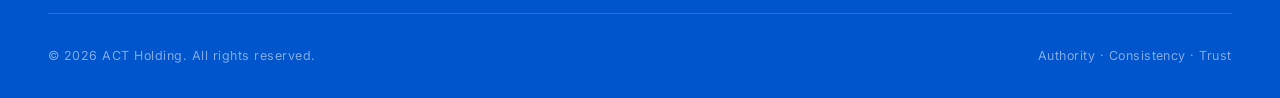
<file: portfolio.html>
<!doctype html>
<html lang="en">
<head>
  <meta charset="utf-8">
  <meta name="viewport" content="width=device-width, initial-scale=1">
  <title>Portfolio — ACT Holding</title>
  <meta name="description" content="The companies ACT has built and backed: LUUCI, One Hundred Group, and ACT AI Lab.">
  <link rel="icon" type="image/png" href="assets/logos/act-logo-black.png">
  <link rel="stylesheet" href="assets/styles.css">
</head>
<body>

<nav class="nav" aria-label="Primary">
  <div class="nav-inner">
    <a href="index.html" class="nav-logo" aria-label="ACT Holding home">
      <img src="assets/logos/act-logo-black.png" alt="ACT Holding">
    </a>
    <ul class="nav-links" id="nav-links">
      <li><a href="index.html">Home</a></li>
      <li><a href="about.html">About</a></li>
      <li><a href="portfolio.html" class="current">Portfolio</a></li>
      <li><a href="thesis.html">Thesis</a></li>
      <li><a href="contact.html">Contact</a></li>
      <li class="nav-links-cta"><a href="apply.html">Pitch Your AI Idea</a></li>
    </ul>
    <a href="apply.html" class="nav-cta">Pitch Your AI Idea</a>
    <button class="menu-toggle" aria-label="Toggle menu" aria-expanded="false" aria-controls="nav-links">
      <svg viewBox="0 0 24 24" fill="none" stroke="currentColor" stroke-width="1.5"><path d="M3 6h18M3 12h18M3 18h18"/></svg>
    </button>
  </div>
</nav>

<!-- PAGE HEADER -->
<header class="page-header container">
  <span class="eyebrow">Portfolio</span>
  <h1 class="display h1">
    Three ventures.<br>
    One <span class="italic">thesis.</span>
  </h1>
  <p class="lead">
    Each ACT company is positioned at the intersection of intelligence,
    performance, and health — and built to compound proprietary data,
    technology and brand as it scales.
  </p>
</header>

<!-- COMPANIES -->
<section class="container reveal">

  <!-- LUUCI -->
    <article id="luuci" class="company-card accent luuci">
    <div class="company-meta">
      <span class="num">01</span>
      <span class="stage">Active · Build</span>
      <span class="eyebrow muted">Headquartered<br>United States</span>
      <span class="eyebrow muted">Operating<br>United States</span>
    </div>
    <div>
      <h2 class="company-name">LUUCI</h2>
      <p><span class="company-role">Founder &amp; CEO</span></p>
            <p class="company-tagline">One AI platform for the whole family's wellness — beginning with pets.</p>
            <p class="company-desc">
        LUUCI is an AI-powered family wellness platform that helps households
        make better everyday decisions about health — interpreting wearable
        data, nutrition, activity and medical records through a single
        connected intelligence. LUUCI launches with pets: a large,
        fast-growing, high-engagement market with fewer regulatory barriers,
        where the platform can be built and refined before extending the
        same technology to every member of the family.
      </p>
      <p class="company-desc" style="color: var(--muted);">
        LUUCI sits at the centre of ACT's thesis — intelligence, performance
        and health, delivered to the consumer as a single, trusted experience.
      </p>
      <div class="tag-row">
        <span class="tag">Artificial Intelligence</span>
        <span class="tag">Consumer Health</span>
        <span class="tag">Wearable Technology</span>
        <span class="tag">Personalisation</span>
      </div>
    </div>
  </article>

  <!-- ONE HUNDRED -->
    <article id="one-hundred" class="company-card accent one">
    <div class="company-meta">
      <span class="num">02</span>
      <span class="stage">Active · Build</span>
      <span class="eyebrow muted">Headquartered<br>United Kingdom</span>
      <span class="eyebrow muted">Operating<br>Globally</span>
    </div>
    <div>
      <h2 class="company-name">One Hundred Group</h2>
      <p><span class="company-role">Advisory Board &amp; MENA Partner</span></p>
      <p class="company-tagline">A global platform for trail and endurance running.</p>
      <p class="company-desc">
        One Hundred Group is building the definitive platform for trail and
        endurance running — host of the Endurance Trail World Championship and
        connecting athletes with world-class race experiences, destination
        communities, and the brands that serve them. The platform is designed
        to scale across geographies while deepening the relationship between
        sport, place, and audience.
      </p>
      <p class="company-desc" style="color: var(--muted);">
        Endurance is the most honest expression of human performance.
        One Hundred Group is built around that idea — for the athlete, the
        host city, and the brand behind both.
      </p>
      <div class="tag-row">
        <span class="tag">Sports Platform</span>
        <span class="tag">Endurance</span>
        <span class="tag">World Championship</span>
        <span class="tag">Community</span>
        <span class="tag">Destination Tourism</span>
      </div>
    </div>
  </article>

  <!-- ACT AI LAB -->
    <article id="act-ai-lab" class="company-card accent lab">
    <div class="company-meta">
      <span class="num">03</span>
      <span class="stage">Active · Build</span>
      <span class="eyebrow muted">Headquartered<br>Dubai · UAE</span>
      <span class="eyebrow muted">Operating<br>MENA</span>
    </div>
    <div>
      <h2 class="company-name">ACT AI Lab</h2>
      <p><span class="company-role">Founder &amp; Chairman</span></p>
      <p class="company-tagline">We build the AI. You build the company.</p>
      <p class="company-desc">
        Everyone has an AI idea. Very few ever build a company around it. ACT AI Lab exists to close that gap.
      </p>
      <p class="company-desc" style="color: var(--muted);">
        We take founders from idea to company — strategy, direction, and end-to-end product development, with deep specialisation in agentic AI and autonomous agents across business verticals. For select ventures, ACT may explore investment, but it is never assumed.
      </p>
      <div class="tag-row">
        <span class="tag">AI Build Studio</span>
        <span class="tag">AI Product Development</span>
        <span class="tag">Strategy</span>
        <span class="tag">Agentic AI</span>
      </div>
    </div>
  </article>
  
</section>

<!-- NEXT VENTURES -->
<section class="container reveal" style="padding-top: 0;">
  <div class="two-col">
    <div>
      <div class="divider">
        <span class="eyebrow">04 — What's next</span>
        <span class="line"></span>
      </div>
    </div>
    <div>
      <h2 class="display h3" style="margin-bottom: 1.5rem;">
        We build deliberately.
      </h2>
      <p class="body large">
        We grow the portfolio when the right opportunity meets the right
        team. Future ventures will continue to live at the convergence
        of intelligence, performance and health — categories where ACT
        can compound an operating advantage rather than spread it.
      </p>
      <p class="body large" style="color: var(--muted);">
        If you're building in these categories, we'd like to hear from you.
      </p>
      <div class="cta-row" style="margin-top: 2rem;">
        <a href="contact.html" class="btn btn-primary">Get in touch <span class="arrow">→</span></a>
      </div>
    </div>
  </div>
</section>

<!-- FOOTER -->
<footer class="footer">
  <div class="container">
    <div class="footer-top">
      <div class="footer-logo">
        <img src="assets/logos/act-logo-white.png" alt="ACT Holding">
        <p class="footer-tag">A holding company for the operators of what comes next. Intelligence in Action.</p>
      </div>
      <div class="footer-col">
        <h4>Company</h4>
        <ul>
          <li><a href="index.html">Home</a></li>
          <li><a href="about.html">About</a></li>
          <li><a href="portfolio.html">Portfolio</a></li>
          <li><a href="thesis.html">Thesis</a></li>
          <li><a href="contact.html">Contact</a></li>
        </ul>
      </div>
      <div class="footer-col">
        <h4>Connect</h4>
        <ul>
          <li><a href="contact.html#invest">Investors</a></li>
          <li><a href="contact.html#partner">Partners</a></li>
          <li><a href="contact.html#media">Press &amp; Media</a></li>
          <li><a href="contact.html#talent">Careers &amp; Talents</a></li>
        </ul>
      </div>
      <div class="footer-col">
        <h4>Office</h4>
        <ul>
          <li>Dubai, United Arab Emirates</li>
          <li><a href="https://www.linkedin.com/company/act-holding/" target="_blank" rel="noopener">LinkedIn</a></li>
        </ul>
      </div>
    </div>
    <div class="footer-bottom">
      <span>© 2026 ACT Holding. All rights reserved.</span>
      <span>Authority · Consistency · Trust</span>
    </div>
  </div>
</footer>

<script src="assets/scripts.js"></script>
</body>
</html>
</file>
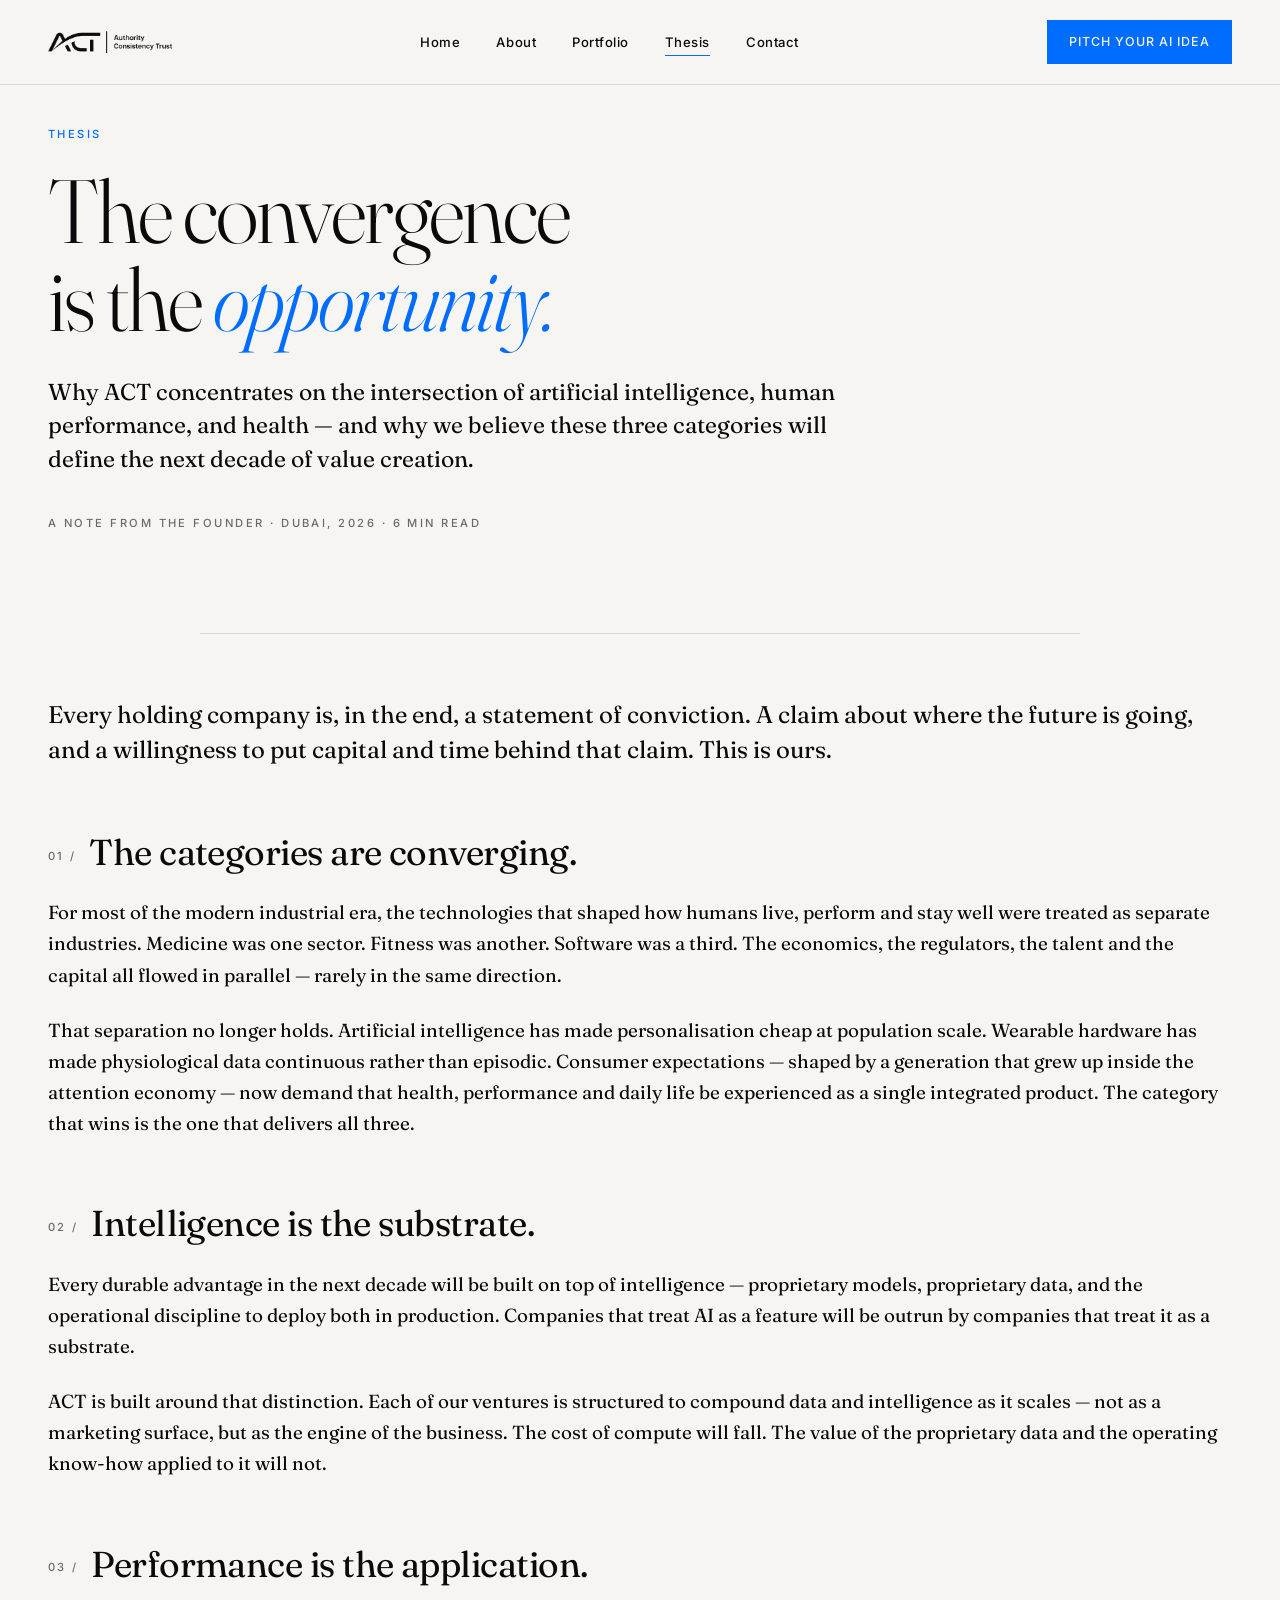
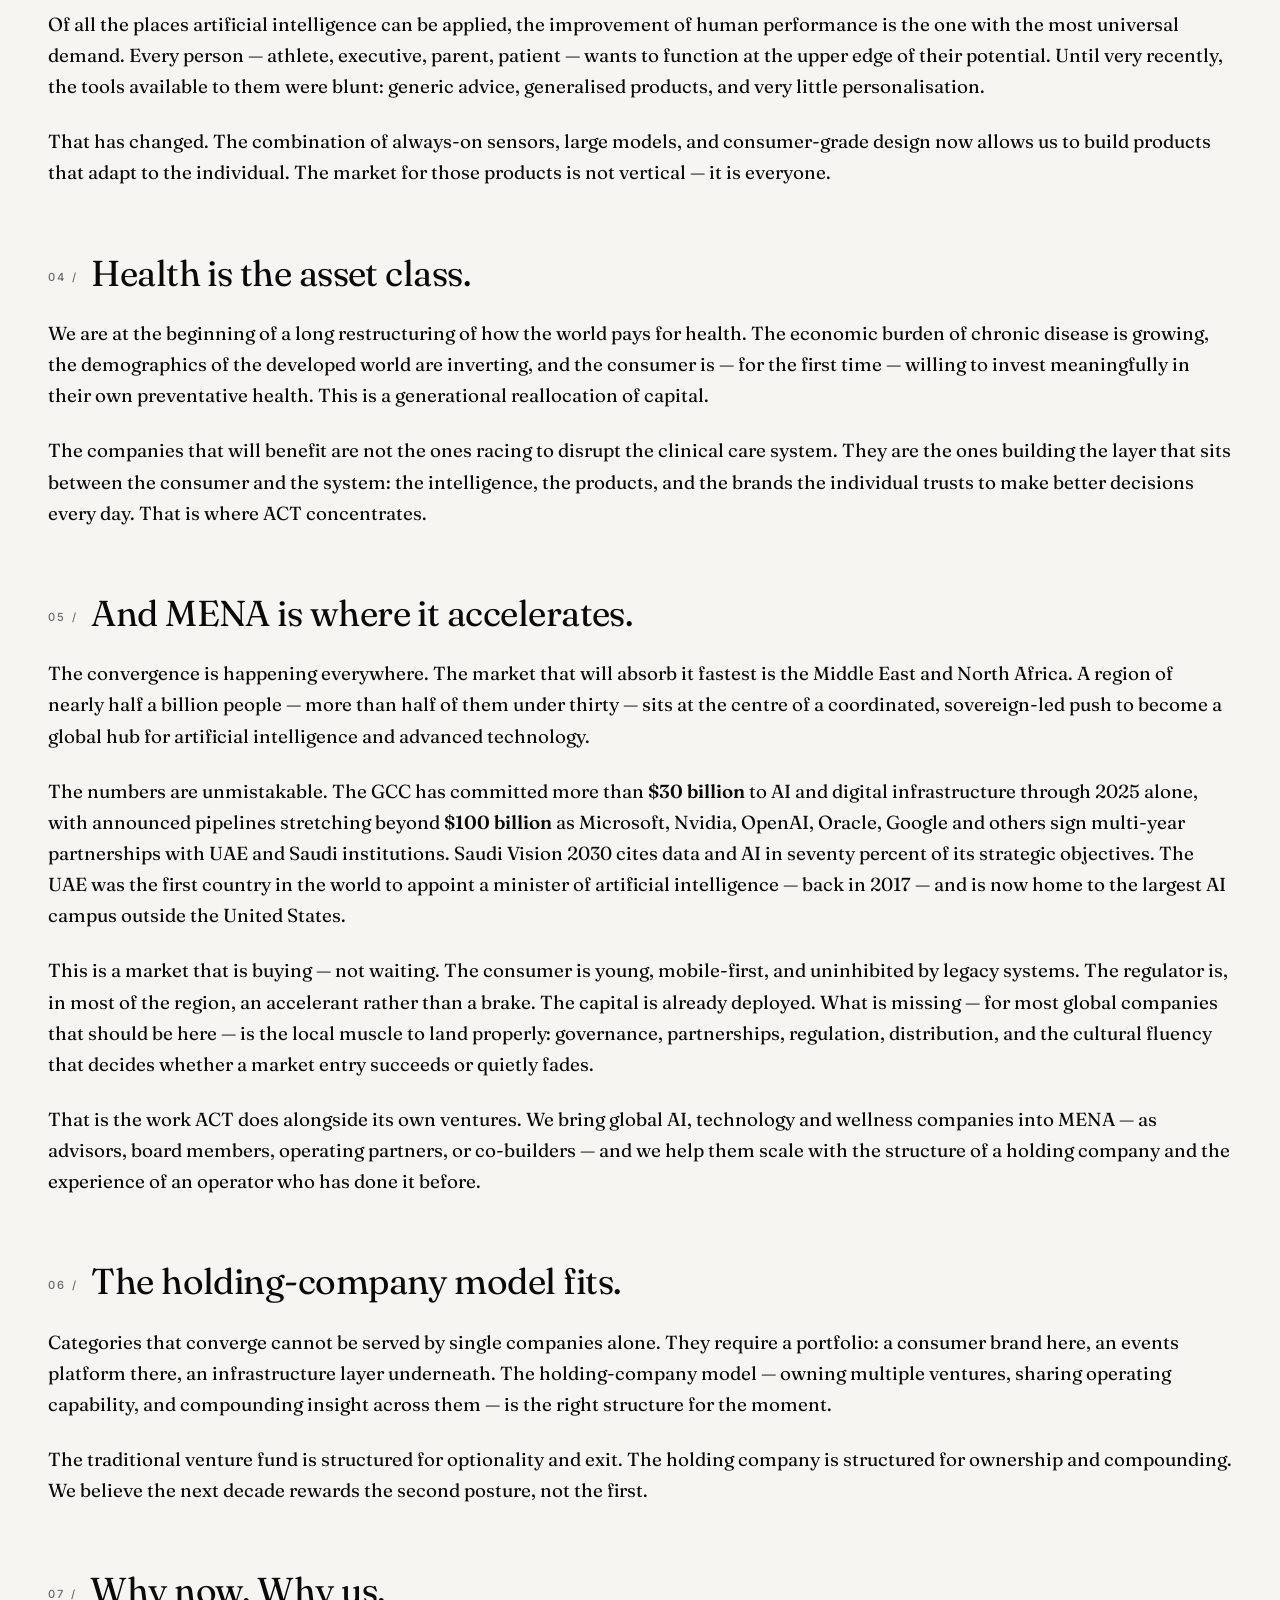
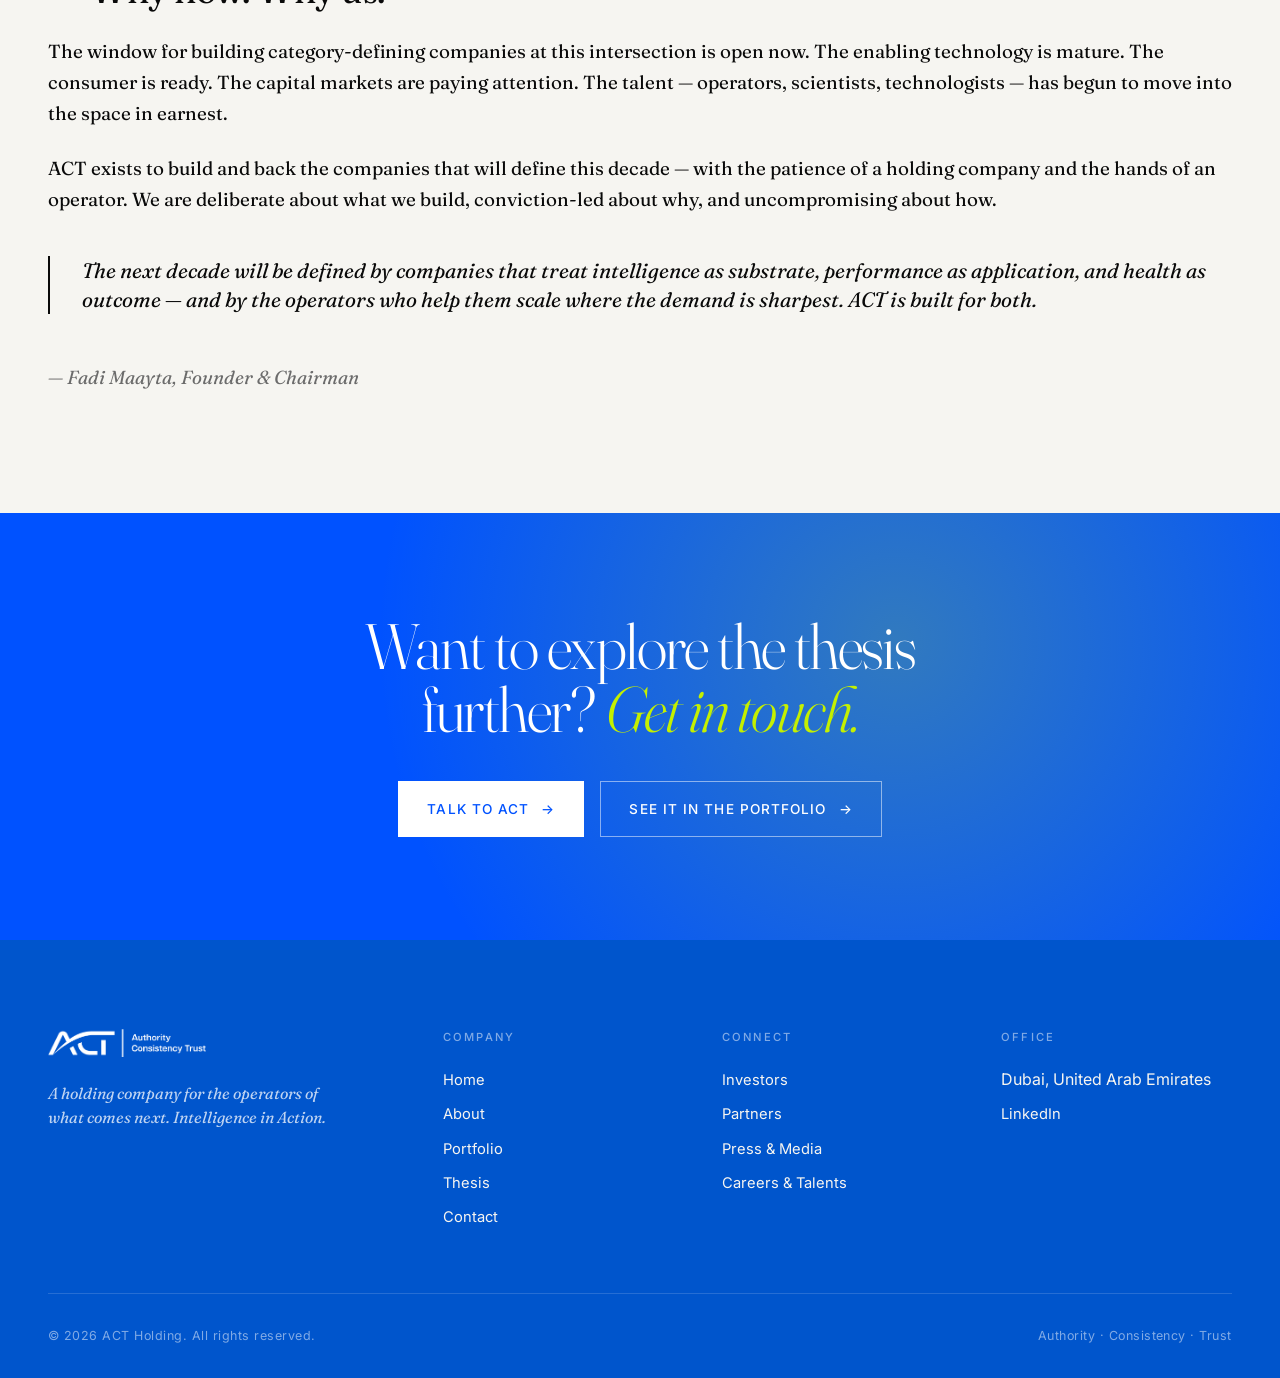
<file: thesis.html>
<!doctype html>
<html lang="en">
<head>
  <meta charset="utf-8">
  <meta name="viewport" content="width=device-width, initial-scale=1">
  <title>Thesis — ACT Holding</title>
  <meta name="description" content="The ACT thesis: why intelligence, performance and health are the foundational categories of the next decade.">
  <link rel="icon" type="image/png" href="assets/logos/act-logo-black.png">
  <link rel="stylesheet" href="assets/styles.css">
</head>
<body>

<nav class="nav" aria-label="Primary">
  <div class="nav-inner">
    <a href="index.html" class="nav-logo" aria-label="ACT Holding home">
      <img src="assets/logos/act-logo-black.png" alt="ACT Holding">
    </a>
    <ul class="nav-links" id="nav-links">
      <li><a href="index.html">Home</a></li>
      <li><a href="about.html">About</a></li>
      <li><a href="portfolio.html">Portfolio</a></li>
      <li><a href="thesis.html" class="current">Thesis</a></li>
      <li><a href="contact.html">Contact</a></li>
      <li class="nav-links-cta"><a href="apply.html">Pitch Your AI Idea</a></li>
    </ul>
    <a href="apply.html" class="nav-cta">Pitch Your AI Idea</a>
    <button class="menu-toggle" aria-label="Toggle menu" aria-expanded="false" aria-controls="nav-links">
      <svg viewBox="0 0 24 24" fill="none" stroke="currentColor" stroke-width="1.5"><path d="M3 6h18M3 12h18M3 18h18"/></svg>
    </button>
  </div>
</nav>

<!-- PAGE HEADER -->
<header class="page-header container">
  <span class="eyebrow">Thesis</span>
  <h1 class="display h1">
    The convergence<br>is the <span class="italic">opportunity.</span>
  </h1>
  <p class="lead">
    Why ACT concentrates on the intersection of artificial intelligence,
    human performance, and health — and why we believe these three
    categories will define the next decade of value creation.
  </p>
  <p class="eyebrow muted" style="margin-top: 2.5rem; display: block;">A note from the founder · Dubai, 2026 · 6 min read</p>
</header>

<hr class="rule-soft" style="max-width: 880px; margin: 0 auto;">

<!-- LONG-FORM ESSAY -->
<section class="container reveal" style="padding-top: 4rem; padding-bottom: 6rem;">
  <article class="prose">

    <p style="font-size: 1.5rem; line-height: 1.45; font-weight: 400; margin-bottom: 2.5rem;">
      Every holding company is, in the end, a statement of conviction.
      A claim about where the future is going, and a willingness to put
      capital and time behind that claim. This is ours.
    </p>

    <h2>The categories are converging.</h2>
    <p>
      For most of the modern industrial era, the technologies that
      shaped how humans live, perform and stay well were treated as
      separate industries. Medicine was one sector. Fitness was another.
      Software was a third. The economics, the regulators, the talent
      and the capital all flowed in parallel — rarely in the same direction.
    </p>
    <p>
      That separation no longer holds. Artificial intelligence has made
      personalisation cheap at population scale. Wearable hardware has
      made physiological data continuous rather than episodic. Consumer
      expectations — shaped by a generation that grew up inside the
      attention economy — now demand that health, performance and daily
      life be experienced as a single integrated product. The category
      that wins is the one that delivers all three.
    </p>

    <h2>Intelligence is the substrate.</h2>
    <p>
      Every durable advantage in the next decade will be built on top
      of intelligence — proprietary models, proprietary data, and the
      operational discipline to deploy both in production. Companies
      that treat AI as a feature will be outrun by companies that treat
      it as a substrate.
    </p>
    <p>
      ACT is built around that distinction. Each of our ventures is
      structured to compound data and intelligence as it scales —
      not as a marketing surface, but as the engine of the business.
      The cost of compute will fall. The value of the proprietary
      data and the operating know-how applied to it will not.
    </p>

    <h2>Performance is the application.</h2>
    <p>
      Of all the places artificial intelligence can be applied, the
      improvement of human performance is the one with the most
      universal demand. Every person — athlete, executive, parent,
      patient — wants to function at the upper edge of their
      potential. Until very recently, the tools available to them were
      blunt: generic advice, generalised products, and very little
      personalisation.
    </p>
    <p>
      That has changed. The combination of always-on sensors,
      large models, and consumer-grade design now allows us to build
      products that adapt to the individual. The market for those
      products is not vertical — it is everyone.
    </p>

    <h2>Health is the asset class.</h2>
    <p>
      We are at the beginning of a long restructuring of how the world
      pays for health. The economic burden of chronic disease is
      growing, the demographics of the developed world are inverting,
      and the consumer is — for the first time — willing to invest
      meaningfully in their own preventative health. This is a generational
      reallocation of capital.
    </p>
    <p>
      The companies that will benefit are not the ones racing to disrupt
      the clinical care system. They are the ones building the layer
      that sits between the consumer and the system: the intelligence,
      the products, and the brands the individual trusts to make better
      decisions every day. That is where ACT concentrates.
    </p>

    <h2>And MENA is where it accelerates.</h2>
    <p>
      The convergence is happening everywhere. The market that will absorb
      it fastest is the Middle East and North Africa. A region of nearly
      half a billion people — more than half of them under thirty — sits at
      the centre of a coordinated, sovereign-led push to become a global
      hub for artificial intelligence and advanced technology.
    </p>
    <p>
      The numbers are unmistakable. The GCC has committed more than
      <strong>$30 billion</strong> to AI and digital infrastructure
      through 2025 alone, with announced pipelines stretching beyond
      <strong>$100 billion</strong> as Microsoft, Nvidia, OpenAI, Oracle,
      Google and others sign multi-year partnerships with UAE and Saudi
      institutions. Saudi Vision 2030 cites data and AI in seventy percent
      of its strategic objectives. The UAE was the first country in the
      world to appoint a minister of artificial intelligence — back in
      2017 — and is now home to the largest AI campus outside the United
      States.
    </p>
    <p>
      This is a market that is buying — not waiting. The consumer is young,
      mobile-first, and uninhibited by legacy systems. The regulator is, in
      most of the region, an accelerant rather than a brake. The capital is
      already deployed. What is missing — for most global companies that
      should be here — is the local muscle to land properly: governance,
      partnerships, regulation, distribution, and the cultural fluency that
      decides whether a market entry succeeds or quietly fades.
    </p>
    <p>
      That is the work ACT does alongside its own ventures. We bring global
      AI, technology and wellness companies into MENA — as advisors, board
      members, operating partners, or co-builders — and we help them scale
      with the structure of a holding company and the experience of an
      operator who has done it before.
    </p>

    <h2>The holding-company model fits.</h2>
    <p>
      Categories that converge cannot be served by single companies
      alone. They require a portfolio: a consumer brand here, an
      events platform there, an infrastructure layer underneath. The
      holding-company model — owning multiple ventures, sharing
      operating capability, and compounding insight across them — is
      the right structure for the moment.
    </p>
    <p>
      The traditional venture fund is structured for optionality and
      exit. The holding company is structured for ownership and
      compounding. We believe the next decade rewards the second
      posture, not the first.
    </p>

    <h2>Why now. Why us.</h2>
    <p>
      The window for building category-defining companies at this
      intersection is open now. The enabling technology is mature.
      The consumer is ready. The capital markets are paying attention.
      The talent — operators, scientists, technologists — has begun
      to move into the space in earnest.
    </p>
    <p>
      ACT exists to build and back the companies that will define this
      decade — with the patience of a holding company and the hands of
      an operator. We are deliberate about what we build, conviction-led
      about why, and uncompromising about how.
    </p>

    <blockquote>
      The next decade will be defined by companies that treat
      intelligence as substrate, performance as application, and
      health as outcome — and by the operators who help them scale
      where the demand is sharpest. ACT is built for both.
    </blockquote>

    <p style="font-style: italic; color: var(--muted); margin-top: 3rem;">
      — Fadi Maayta, Founder &amp; Chairman
    </p>

  </article>
</section>

<!-- CTA -->
<section class="cta-block container reveal">
  <h2 class="display h2">
    Want to explore the thesis further? <span class="italic">Get in touch.</span>
  </h2>
  <div class="cta-row">
    <a href="contact.html#invest" class="btn btn-primary">Talk to ACT <span class="arrow">→</span></a>
    <a href="portfolio.html" class="btn btn-ghost">See it in the portfolio <span class="arrow">→</span></a>
  </div>
</section>

<!-- FOOTER -->
<footer class="footer">
  <div class="container">
    <div class="footer-top">
      <div class="footer-logo">
        <img src="assets/logos/act-logo-white.png" alt="ACT Holding">
        <p class="footer-tag">A holding company for the operators of what comes next. Intelligence in Action.</p>
      </div>
      <div class="footer-col">
        <h4>Company</h4>
        <ul>
          <li><a href="index.html">Home</a></li>
          <li><a href="about.html">About</a></li>
          <li><a href="portfolio.html">Portfolio</a></li>
          <li><a href="thesis.html">Thesis</a></li>
          <li><a href="contact.html">Contact</a></li>
        </ul>
      </div>
      <div class="footer-col">
        <h4>Connect</h4>
        <ul>
          <li><a href="contact.html#invest">Investors</a></li>
          <li><a href="contact.html#partner">Partners</a></li>
          <li><a href="contact.html#media">Press &amp; Media</a></li>
          <li><a href="contact.html#talent">Careers &amp; Talents</a></li>
        </ul>
      </div>
      <div class="footer-col">
        <h4>Office</h4>
        <ul>
          <li>Dubai, United Arab Emirates</li>
          <li><a href="https://www.linkedin.com/company/act-holding/" target="_blank" rel="noopener">LinkedIn</a></li>
        </ul>
      </div>
    </div>
    <div class="footer-bottom">
      <span>© 2026 ACT Holding. All rights reserved.</span>
      <span>Authority · Consistency · Trust</span>
    </div>
  </div>
</footer>

<script src="assets/scripts.js"></script>
</body>
</html>
</file>
<file: assets/styles.css>
/* =========================================================
   ACT HOLDING — EDITORIAL STYLESHEET
   Black & White. Authority. Consistency. Trust.
   ========================================================= */

@import url('https://fonts.googleapis.com/css2?family=Fraunces:opsz,wght@9..144,300;9..144,400;9..144,500;9..144,600;9..144,700&family=Inter:wght@300;400;500;600;700&display=swap');

:root {
  --black: #0a0a0a;
  --white: #ffffff;
  --paper: #f6f5f1;
  --line: #1a1a1a;
  --muted: #6b6b6b;
  --soft: #e8e6df;
  --hair: rgba(10, 10, 10, 0.12);
  --hair-strong: rgba(10, 10, 10, 0.25);

  /* Brand accent — injected across the site (Level 3) */
  --act-blue: #006DFF;
  --act-blue-dark: #0055CC;
  --act-blue-soft: rgba(0, 109, 255, 0.08);
     /* ===== BOLD REDESIGN PALETTE (added 2026) ===== */
  --electric: #0052FF;
  --coral: #FF5A5F;
  --volt: #C4F000;
  --ink: #0A0E27;
  --cloud: #F4F6FB;

  --serif: 'Fraunces', 'Times New Roman', Georgia, serif;
  --sans: 'Inter', -apple-system, BlinkMacSystemFont, 'Helvetica Neue', sans-serif;

  --container: 1280px;
  --gutter: clamp(1.25rem, 4vw, 3rem);

  --ease: cubic-bezier(0.65, 0, 0.35, 1);
}

* { box-sizing: border-box; margin: 0; padding: 0; }

html { scroll-behavior: smooth; -webkit-text-size-adjust: 100%; }

body {
  font-family: var(--sans);
  font-size: 16px;
  line-height: 1.55;
  color: var(--black);
  background: var(--paper);
  -webkit-font-smoothing: antialiased;
  -moz-osx-font-smoothing: grayscale;
  overflow-x: hidden;
}

a { color: inherit; text-decoration: none; transition: opacity .2s var(--ease); }
a:hover { opacity: 0.6; }

img { max-width: 100%; display: block; }

::selection { background: var(--black); color: var(--paper); }

/* ===== TYPOGRAPHY ===== */

.eyebrow {
  font-family: var(--sans);
  font-size: 0.7rem;
  font-weight: 500;
  letter-spacing: 0.22em;
  text-transform: uppercase;
  color: var(--act-blue);
}

.eyebrow.muted { color: var(--muted); }

.display {
  font-family: var(--serif);
  font-weight: 300;
  font-style: normal;
  font-variation-settings: 'opsz' 144;
  line-height: 0.98;
  letter-spacing: -0.025em;
}

.h1 { font-size: clamp(2.75rem, 7vw, 6.5rem); }
.h2 { font-size: clamp(2rem, 5vw, 4rem); }
.h3 { font-size: clamp(1.5rem, 3vw, 2.25rem); }

.italic { font-style: italic; color: var(--act-blue); }

.lead {
  font-family: var(--serif);
  font-weight: 400;
  font-size: clamp(1.15rem, 1.8vw, 1.5rem);
  line-height: 1.45;
  color: var(--black);
}

.body { font-size: 1rem; line-height: 1.7; color: var(--black); }
.body.large { font-size: 1.1rem; }

p + p { margin-top: 1rem; }

/* ===== LAYOUT ===== */

.container {
  max-width: var(--container);
  margin: 0 auto;
  padding: 0 var(--gutter);
}

.container-narrow {
  max-width: 880px;
  margin: 0 auto;
  padding: 0 var(--gutter);
}

section { padding: clamp(4rem, 9vw, 9rem) 0; position: relative; }

.rule { height: 1px; background: var(--black); border: 0; margin: 0; }
.rule-soft { height: 1px; background: var(--hair); border: 0; margin: 0; }

/* ===== NAV ===== */

.nav {
  position: fixed;
  top: 0; left: 0; right: 0;
  z-index: 100;
  padding: 1.25rem 0;
  background: rgba(246, 245, 241, 0.85);
  backdrop-filter: blur(14px);
  -webkit-backdrop-filter: blur(14px);
  border-bottom: 1px solid var(--hair);
  transition: background .3s var(--ease);
}

.nav-inner {
  max-width: var(--container);
  margin: 0 auto;
  padding: 0 var(--gutter);
  display: flex;
  align-items: center;
  justify-content: space-between;
  gap: 2rem;
}

.nav-logo img { height: 22px; width: auto; }

.nav-links {
  display: flex;
  gap: 2.25rem;
  align-items: center;
  list-style: none;
}

.nav-links a {
  font-family: var(--sans);
  font-size: 0.82rem;
  font-weight: 500;
  letter-spacing: 0.04em;
  color: var(--black);
  position: relative;
}

.nav-links a.current::after {
  content: '';
  position: absolute;
  left: 0; right: 0; bottom: -6px;
  height: 1px;
  background: var(--act-blue);
}

.nav-cta {
  font-family: var(--sans);
  font-size: 0.78rem;
  font-weight: 500;
  letter-spacing: 0.08em;
  text-transform: uppercase;
  padding: 0.7rem 1.3rem;
  background: var(--act-blue);
  color: var(--paper);
  border: 1px solid var(--act-blue);
  transition: all .25s var(--ease);
  cursor: pointer;
}
.nav-cta:hover { opacity: 1; background: var(--act-blue-dark); border-color: var(--act-blue-dark); color: var(--paper); }

.menu-toggle {
  display: none;
  background: none;
  border: 0;
  cursor: pointer;
  padding: 0.5rem;
  color: var(--black);
}

.menu-toggle svg { width: 24px; height: 24px; }

/* ===== HERO ===== */

/* ===== BOLD HERO ===== */
.hero {
  background: var(--ink);
  color: #fff;
  position: relative;
  overflow: hidden;
}
.hero::before {
  content: "";
  position: absolute;
  top: -20%; right: -10%;
  width: 55vw; height: 55vw;
  max-width: 760px; max-height: 760px;
  background: radial-gradient(circle, rgba(0,82,255,.55), transparent 62%);
  pointer-events: none;
  z-index: 0;
}
.hero::after {
  content: "";
  position: absolute;
  bottom: -25%; left: -12%;
  width: 48vw; height: 48vw;
  max-width: 620px; max-height: 620px;
  background: radial-gradient(circle, rgba(255,90,95,.32), transparent 60%);
  pointer-events: none;
  z-index: 0;
}
.hero > * { position: relative; z-index: 1; }
.hero .eyebrow.muted { color: var(--volt); }
.hero-meta-block .value { color: #fff; }
.hero h1 { color: #fff; }
.hero h1 .em { color: var(--volt); font-style: italic; }
.hero-tagline-num { color: var(--volt); }
.hero-tagline p { color: rgba(255,255,255,.78); }
/* ===== END BOLD HERO ===== */

.hero {
  padding-top: clamp(8rem, 16vh, 12rem);
  padding-bottom: clamp(4rem, 8vw, 7rem);
  position: relative;
  min-height: 86vh;
  display: flex;
  flex-direction: column;
  justify-content: space-between;
}

.hero-meta {
  display: flex;
  justify-content: space-between;
  gap: 2rem;
  margin-bottom: 4rem;
  flex-wrap: wrap;
}

.hero-meta-block { display: flex; flex-direction: column; gap: 0.4rem; }
.hero-meta-block .value { font-family: var(--serif); font-size: 1.05rem; font-weight: 400; }

.hero h1 {
  margin-bottom: 2.5rem;
  max-width: 18ch;
}

.hero h1 .em {
  font-style: italic;
  font-weight: 400;
}

.hero-tagline {
  display: flex;
  align-items: flex-start;
  gap: 3rem;
  max-width: 920px;
  margin-top: auto;
  flex-wrap: wrap;
}

.hero-tagline-num {
  font-family: var(--serif);
  font-size: 0.8rem;
  letter-spacing: 0.2em;
  color: var(--act-blue);
  flex-shrink: 0;
  padding-top: 0.4rem;
}

.hero-tagline p {
  font-family: var(--serif);
  font-size: clamp(1.15rem, 1.7vw, 1.35rem);
  line-height: 1.5;
  max-width: 50ch;
}

/* ===== MARQUEE / TICKER ===== */

/* ===== BOLD TICKER ===== */
.ticker {
  background: var(--ink) !important;
  border-top: 2px solid var(--ink);
  border-bottom: 2px solid var(--ink);
}
.ticker-item {
  color: var(--volt);
  font-style: italic;
  font-weight: 500;
}
.ticker-item::after {
  content: '✦';
  color: var(--electric);
  font-style: normal;
}
/* ===== END BOLD TICKER ===== */

.ticker {
  border-top: 1px solid var(--black);
  border-bottom: 1px solid var(--black);
  padding: 1.1rem 0;
  overflow: hidden;
  background: var(--paper);
}

.ticker-track {
  display: flex;
  gap: 4rem;
  animation: scroll 38s linear infinite;
  white-space: nowrap;
  width: max-content;
}

.ticker-item {
  font-family: var(--serif);
  font-size: 1rem;
  font-style: italic;
  font-weight: 400;
  display: flex;
  align-items: center;
  gap: 4rem;
}

.ticker-item::after {
  content: '✦';
  font-style: normal;
  font-size: 0.7rem;
  color: var(--muted);
}

@keyframes scroll {
  from { transform: translateX(0); }
  to { transform: translateX(-50%); }
}

/* ===== TWO-COL GRID ===== */

.two-col {
  display: grid;
  grid-template-columns: 1fr 2fr;
  gap: clamp(2rem, 6vw, 6rem);
  align-items: start;
}

.two-col-eq {
  display: grid;
  grid-template-columns: 1fr 1fr;
  gap: clamp(2rem, 6vw, 5rem);
  align-items: start;
}

@media (max-width: 860px) {
  .two-col, .two-col-eq { grid-template-columns: 1fr; }
}

/* ===== PORTFOLIO ===== */

.portfolio-list { border-top: 1px solid var(--black); }

.portfolio-row {
  border-bottom: 1px solid var(--hair);
  display: grid;
  grid-template-columns: 60px 1fr 1.2fr auto;
  gap: 2rem;
  padding: clamp(2rem, 4vw, 3.5rem) 0;
  align-items: baseline;
  cursor: pointer;
  transition: padding-left .35s var(--ease), background .35s var(--ease);
  position: relative;
}

.portfolio-row:hover {
  padding-left: 1.5rem;
  background: var(--soft);
}

.portfolio-row:hover .arrow { transform: translateX(8px); }

.portfolio-row .num {
  font-family: var(--serif);
  font-size: 0.85rem;
  color: var(--act-blue);
  letter-spacing: 0.1em;
}

.portfolio-row .name {
  font-family: var(--serif);
  font-size: clamp(1.6rem, 3.2vw, 2.5rem);
  font-weight: 400;
  letter-spacing: -0.02em;
  line-height: 1;
}

.portfolio-row .role {
  display: block;
  font-family: var(--sans);
  font-size: 0.72rem;
  font-weight: 500;
  letter-spacing: 0.15em;
  text-transform: uppercase;
  color: var(--muted);
  margin-top: 0.85rem;
}

.portfolio-row .desc {
  font-family: var(--sans);
  font-size: 0.95rem;
  color: var(--muted);
  line-height: 1.5;
  max-width: 40ch;
}

.portfolio-row .arrow {
  font-family: var(--serif);
  font-size: 1.5rem;
  transition: transform .35s var(--ease);
}

@media (max-width: 760px) {
  .portfolio-row {
    grid-template-columns: 1fr;
    gap: 0.75rem;
    padding: 2rem 0;
  }
  .portfolio-row:hover { padding-left: 0; }
  .portfolio-row .arrow { display: none; }
}

/* ===== PRINCIPLES ===== */

.principles-grid {
  display: grid;
  grid-template-columns: repeat(3, 1fr);
  gap: 0;
  border-top: 1px solid var(--black);
  border-left: 1px solid var(--hair);
}

.principle {
  border-right: 1px solid var(--hair);
  border-bottom: 1px solid var(--hair);
  padding: 2.5rem 2rem;
  min-height: 280px;
  display: flex;
  flex-direction: column;
  justify-content: space-between;
  background: var(--paper);
  transition: background .3s var(--ease);
}

.principle:hover { background: var(--soft); }

.principle-num {
  font-family: var(--serif);
  font-size: 0.85rem;
  color: var(--act-blue);
  letter-spacing: 0.1em;
}

.principle-title {
  font-family: var(--serif);
  font-size: 1.5rem;
  font-weight: 400;
  line-height: 1.15;
  letter-spacing: -0.01em;
  margin-top: 2.5rem;
  margin-bottom: 0.9rem;
}

.principle-body {
  font-size: 0.92rem;
  line-height: 1.6;
  color: var(--muted);
}

@media (max-width: 860px) {
  .principles-grid { grid-template-columns: 1fr; }
}

/* ===== FOUNDER NOTE ===== */

.founder {
  background: var(--black);
  color: var(--paper);
  padding: clamp(5rem, 10vw, 9rem) 0;
}

.founder ::selection { background: var(--paper); color: var(--black); }

.founder .eyebrow { color: var(--paper); }
.founder .eyebrow.muted { color: rgba(255,255,255,0.5); }

.founder-quote {
  font-family: var(--serif);
  font-weight: 300;
  font-size: clamp(1.5rem, 3vw, 2.25rem);
  line-height: 1.3;
  letter-spacing: -0.015em;
  margin-top: 2rem;
  margin-bottom: 3rem;
}

.founder-quote .em { font-style: italic; }

.founder-sig {
  display: flex;
  flex-direction: column;
  gap: 0.25rem;
  border-top: 1px solid rgba(255,255,255,0.18);
  padding-top: 2rem;
}

.founder-sig .name {
  font-family: var(--serif);
  font-size: 1.25rem;
  font-style: italic;
}

.founder-sig .role {
  font-size: 0.85rem;
  color: rgba(255,255,255,0.55);
  letter-spacing: 0.06em;
}

/* ===== CTA BLOCK ===== */

.cta-block {
  border-top: 1px solid var(--black);
  padding: clamp(4rem, 8vw, 7rem) 0;
}

.cta-block .h2 { max-width: 16ch; margin-bottom: 2.5rem; }

.cta-row {
  display: flex;
  gap: 1rem;
  flex-wrap: wrap;
}

.btn {
  display: inline-flex;
  align-items: center;
  gap: 0.75rem;
  font-family: var(--sans);
  font-size: 0.85rem;
  font-weight: 500;
  letter-spacing: 0.08em;
  text-transform: uppercase;
  padding: 1.05rem 1.75rem;
  border: 1px solid var(--black);
  transition: all .25s var(--ease);
  cursor: pointer;
}

.btn-primary { background: var(--act-blue); color: var(--paper); border-color: var(--act-blue); }
.btn-primary:hover { opacity: 1; background: var(--act-blue-dark); border-color: var(--act-blue-dark); color: var(--paper); }

.btn-ghost { background: transparent; color: var(--black); }
.btn-ghost:hover { opacity: 1; background: var(--black); color: var(--paper); }

.btn .arrow { transition: transform .25s var(--ease); }
.btn:hover .arrow { transform: translateX(4px); }

/* ===== FOOTER ===== */

.footer {
  background: var(--act-blue-dark);
  color: var(--paper);
  padding: clamp(4rem, 7vw, 6rem) 0 2rem;
}

.footer ::selection { background: var(--paper); color: var(--black); }

.footer-top {
  display: grid;
  grid-template-columns: 1.5fr 1fr 1fr 1fr;
  gap: 3rem;
  padding-bottom: 4rem;
  border-bottom: 1px solid rgba(255,255,255,0.15);
}

.footer-logo img { height: 28px; width: auto; margin-bottom: 1.5rem; }

.footer-tag {
  font-family: var(--serif);
  font-style: italic;
  font-size: 1rem;
  color: rgba(255,255,255,0.75);
  max-width: 30ch;
  line-height: 1.5;
}

.footer-col h4 {
  font-family: var(--sans);
  font-size: 0.7rem;
  font-weight: 500;
  letter-spacing: 0.2em;
  text-transform: uppercase;
  color: rgba(255,255,255,0.5);
  margin-bottom: 1.25rem;
}

.footer-col ul { list-style: none; display: flex; flex-direction: column; gap: 0.6rem; }
.footer-col a { font-family: var(--sans); font-size: 0.92rem; color: var(--paper); }

.footer-bottom {
  padding-top: 2rem;
  display: flex;
  justify-content: space-between;
  gap: 1rem;
  flex-wrap: wrap;
  font-size: 0.78rem;
  color: rgba(255,255,255,0.5);
  letter-spacing: 0.04em;
}

@media (max-width: 860px) {
  .footer-top { grid-template-columns: 1fr 1fr; }
  .footer-logo { grid-column: 1 / -1; }
}

@media (max-width: 540px) {
  .footer-top { grid-template-columns: 1fr; }
}

/* ===== PAGE HEADER (interior pages) ===== */

.page-header {
  padding-top: clamp(7rem, 14vh, 10rem);
  padding-bottom: clamp(3rem, 6vw, 5rem);
}

.page-header .eyebrow { margin-bottom: 1.5rem; display: block; }
.page-header .h1 { max-width: 18ch; }
.page-header .lead { margin-top: 2rem; max-width: 55ch; }

/* ===== LONG-FORM PROSE ===== */

.prose {
  font-family: var(--serif);
  font-size: 1.18rem;
  line-height: 1.65;
  font-weight: 400;
}

.prose p { margin-bottom: 1.5rem; }

.prose h2 {
  font-family: var(--serif);
  font-weight: 400;
  font-size: clamp(1.65rem, 3vw, 2.25rem);
  line-height: 1.15;
  letter-spacing: -0.015em;
  margin-top: 4rem;
  margin-bottom: 1.5rem;
}

.prose h2::before {
  content: counter(prose-h2, decimal-leading-zero) ' / ';
  counter-increment: prose-h2;
  font-size: 0.7rem;
  font-family: var(--sans);
  font-style: normal;
  font-weight: 500;
  letter-spacing: 0.2em;
  color: var(--muted);
  vertical-align: middle;
  margin-right: 0.5rem;
}

.prose { counter-reset: prose-h2; }

.prose blockquote {
  border-left: 2px solid var(--black);
  padding-left: 2rem;
  margin: 2.5rem 0;
  font-style: italic;
  font-size: 1.3rem;
  line-height: 1.4;
}

.prose strong { font-weight: 600; }
.prose em { font-style: italic; }

/* ===== PORTFOLIO COMPANY CARD (Portfolio page) ===== */

.company-card {
  border-top: 1px solid var(--black);
  padding: clamp(3rem, 6vw, 5rem) 0;
  display: grid;
  grid-template-columns: 1fr 2fr;
  gap: clamp(2rem, 5vw, 5rem);
}

.company-card:last-of-type { border-bottom: 1px solid var(--black); }

.company-meta { display: flex; flex-direction: column; gap: 1.5rem; }

.company-meta .num {
  font-family: var(--serif);
  font-size: 0.85rem;
  letter-spacing: 0.15em;
  color: var(--act-blue);
}

.company-meta .stage {
  font-family: var(--sans);
  font-size: 0.72rem;
  font-weight: 500;
  letter-spacing: 0.15em;
  text-transform: uppercase;
  display: inline-flex;
  align-items: center;
  padding: 0.4rem 0.75rem;
  border: 1px solid var(--black);
  width: fit-content;
}

.company-name {
  font-family: var(--serif);
  font-weight: 400;
  font-size: clamp(2.5rem, 5vw, 4rem);
  line-height: 0.95;
  letter-spacing: -0.025em;
  margin-bottom: 0.75rem;
}

.company-role {
  display: inline-block;
  font-family: var(--sans);
  font-size: 0.72rem;
  font-weight: 500;
  letter-spacing: 0.18em;
  text-transform: uppercase;
  color: var(--black);
  padding: 0.5rem 0.85rem;
  border: 1px solid var(--black);
  margin-bottom: 1.5rem;
}

.company-tagline {
  font-family: var(--serif);
  font-style: italic;
  font-size: 1.2rem;
  color: var(--muted);
  margin-bottom: 2rem;
}

.company-desc { font-size: 1rem; line-height: 1.7; margin-bottom: 2rem; max-width: 60ch; }

.tag-row {
  display: flex;
  flex-wrap: wrap;
  gap: 0.5rem;
}

.tag {
  font-family: var(--sans);
  font-size: 0.72rem;
  font-weight: 500;
  letter-spacing: 0.08em;
  text-transform: uppercase;
  padding: 0.4rem 0.75rem;
  border: 1px solid var(--hair-strong);
  color: var(--muted);
}

@media (max-width: 860px) {
  .company-card { grid-template-columns: 1fr; }
}

/* ===== CONTACT FORM ===== */

.form-grid {
  display: grid;
  grid-template-columns: 1fr 1fr;
  gap: 2rem;
}

.form-field { display: flex; flex-direction: column; gap: 0.5rem; grid-column: span 1; }
.form-field.full { grid-column: span 2; }

.form-field label {
  font-family: var(--sans);
  font-size: 0.72rem;
  font-weight: 500;
  letter-spacing: 0.15em;
  text-transform: uppercase;
  color: var(--muted);
}

.form-field input, .form-field textarea, .form-field select {
  font-family: var(--serif);
  font-size: 1.05rem;
  padding: 0.85rem 0;
  border: 0;
  border-bottom: 1px solid var(--hair-strong);
  background: transparent;
  color: var(--black);
  outline: none;
  transition: border-color .2s var(--ease);
  border-radius: 0;
}

.form-field input:focus, .form-field textarea:focus, .form-field select:focus {
  border-bottom-color: var(--act-blue);
}

.form-field input::selection,
.form-field textarea::selection { background: var(--act-blue); color: var(--paper); }

.form-field textarea { resize: vertical; min-height: 120px; font-family: var(--serif); }

.form-submit { margin-top: 1.5rem; }

@media (max-width: 720px) {
  .form-grid { grid-template-columns: 1fr; }
  .form-field.full { grid-column: span 1; }
}

/* ===== CONTACT CHANNELS ===== */

.channels {
  display: grid;
  grid-template-columns: repeat(2, 1fr);
  gap: 0;
  border-top: 1px solid var(--black);
}

.channel {
  border-bottom: 1px solid var(--hair);
  padding: 2.5rem 0;
  display: flex;
  flex-direction: column;
  gap: 0.5rem;
}

.channel:nth-child(odd) { padding-right: 2rem; border-right: 1px solid var(--hair); padding-left: 0; }
.channel:nth-child(even) { padding-left: 2rem; }

.channel .label {
  font-family: var(--sans);
  font-size: 0.72rem;
  font-weight: 500;
  letter-spacing: 0.18em;
  text-transform: uppercase;
  color: var(--muted);
}

.channel .value {
  font-family: var(--serif);
  font-size: 1.4rem;
  line-height: 1.3;
}

@media (max-width: 720px) {
  .channels { grid-template-columns: 1fr; }
  .channel { padding: 1.75rem 0 !important; border-right: 0 !important; }
}

/* ===== ABOUT SECTIONS ===== */

.fact-grid {
  display: grid;
  grid-template-columns: repeat(4, 1fr);
  gap: 0;
  border-top: 1px solid var(--black);
  border-bottom: 1px solid var(--black);
}

.fact {
  padding: 2.5rem 1.5rem 2.5rem 0;
  border-right: 1px solid var(--hair);
  display: flex;
  flex-direction: column;
  gap: 0.75rem;
}

.fact:last-child { border-right: 0; }

.fact .figure {
  font-family: var(--serif);
  font-weight: 300;
  font-size: clamp(2.25rem, 4vw, 3rem);
  line-height: 1;
  letter-spacing: -0.02em;
}

.fact .label {
  font-family: var(--sans);
  font-size: 0.75rem;
  letter-spacing: 0.15em;
  text-transform: uppercase;
  color: var(--muted);
}

@media (max-width: 720px) {
  .fact-grid { grid-template-columns: 1fr 1fr; }
  .fact:nth-child(2) { border-right: 0; }
  .fact:nth-child(1), .fact:nth-child(2) { border-bottom: 1px solid var(--hair); }
}

/* ===== MOBILE NAV ===== */

@media (max-width: 860px) {
  .nav-links { display: none; }
  .nav-cta { display: none; }
  .menu-toggle { display: flex; align-items: center; }

    .nav-links.open {
    display: flex;
    position: fixed;
    inset: 0;
    background: var(--paper);
    flex-direction: column;
    justify-content: flex-start;
    align-items: center;
    gap: 2rem;
    padding: 6rem 2rem 3rem;
    z-index: 99;
    overflow-y: auto;
    -webkit-overflow-scrolling: touch;
  }

  .nav-links.open a { font-size: 1.5rem; font-family: var(--serif); }
}

/* ===== ANIMATIONS ===== */

@keyframes fadeUp {
  from { opacity: 0; transform: translateY(24px); }
  to { opacity: 1; transform: translateY(0); }
}

.reveal {
  opacity: 0;
  transform: translateY(24px);
  transition: opacity .9s var(--ease), transform .9s var(--ease);
}

.reveal.in {
  opacity: 1;
  transform: translateY(0);
}

.hero h1, .hero-tagline, .hero-meta-block, .page-header .eyebrow, .page-header .h1, .page-header .lead {
  animation: fadeUp 1.1s var(--ease) both;
}

.hero-meta-block:nth-child(1) { animation-delay: 0.05s; }
.hero-meta-block:nth-child(2) { animation-delay: 0.12s; }
.hero-meta-block:nth-child(3) { animation-delay: 0.18s; }
.hero h1 { animation-delay: 0.25s; }
.hero-tagline { animation-delay: 0.45s; }

.page-header .eyebrow { animation-delay: 0.05s; }
.page-header .h1 { animation-delay: 0.15s; }
.page-header .lead { animation-delay: 0.35s; }

/* ===== UTILITIES ===== */

.divider {
  display: flex;
  align-items: center;
  gap: 1rem;
  margin-bottom: 1.5rem;
}

.divider .line { flex: 1; height: 1px; background: var(--act-blue); }
.divider .eyebrow { white-space: nowrap; }

.text-muted { color: var(--muted); }

@media (prefers-reduced-motion: reduce) {
  *, *::before, *::after {
    animation-duration: 0.01ms !important;
    transition-duration: 0.01ms !important;
    scroll-behavior: auto !important;
  }
}
/* === ALIGNMENT PATCH === */
.cta-block {
  padding-left: clamp(1.25rem, 4vw, 3rem);
  padding-right: clamp(1.25rem, 4vw, 3rem);
}
.form-grid,
.channels {
  padding-left: clamp(1.25rem, 4vw, 3rem);
  padding-right: clamp(1.25rem, 4vw, 3rem);
}
.container-narrow {
  max-width: 880px !important;
  margin-left: auto !important;
  margin-right: auto !important;
  padding-left: clamp(1.25rem, 4vw, 3rem) !important;
  padding-right: clamp(1.25rem, 4vw, 3rem) !important;
}
/* === THESIS PULL LEFT === */
.page-header.container-narrow,
section.container-narrow {
  max-width: 1000px !important;
  margin-left: 0 !important;
  margin-right: auto !important;
  padding-left: clamp(1.5rem, 5vw, 4rem) !important;
}
/* === APPLY PAGE GUTTER FIX === */
.lab-section.container,
.page-header.container {
  padding-left: clamp(1.25rem, 4vw, 3rem) !important;
  padding-right: clamp(1.25rem, 4vw, 3rem) !important;
}
.lab-section .form-grid,
.lab-section .choice-group,
.lab-section .form-section-header,
.lab-section .sub-label,
.lab-section .divider,
.lab-section .lab-h2,
.lab-section .lab-body {
  padding-left: 0 !important;
  padding-right: 0 !important;
}

/* ===== BOLD VENTURE CARDS ===== */
.vgrid {
  display: grid;
  grid-template-columns: repeat(3, 1fr);
  gap: 1.5rem;
}
.vcard {
  background: #fff;
  border-radius: 20px;
  padding: 2.2rem;
  position: relative;
  overflow: hidden;
  transition: transform .3s, box-shadow .3s;
  border: 1px solid rgba(10,14,39,.06);
  cursor: pointer;
  text-decoration: none;
  color: var(--ink);
  display: block;
}
.vcard:hover {
  transform: translateY(-6px);
  box-shadow: 0 24px 50px -20px rgba(10,14,39,.25);
  opacity: 1;
}
.vcard .bar {
  position: absolute;
  top: 0; left: 0; right: 0;
  height: 5px;
}
.vcard.luuci .bar { background: var(--coral); }
.vcard.one .bar { background: var(--volt); }
.vcard.lab .bar { background: var(--electric); }
.vnum {
  font-family: var(--serif);
  font-size: .8rem;
  letter-spacing: .15em;
  font-weight: 600;
  margin-bottom: 1.2rem;
  display: inline-block;
}
.vcard.luuci .vnum { color: var(--coral); }
.vcard.one .vnum { color: #8aa800; }
.vcard.lab .vnum { color: var(--electric); }
.vstage {
  font-size: .7rem;
  font-weight: 600;
  letter-spacing: .12em;
  text-transform: uppercase;
  color: var(--muted);
  float: right;
}
.vname {
  font-family: var(--serif);
  font-weight: 400;
  font-size: 1.9rem;
  letter-spacing: -.01em;
  margin-bottom: .4rem;
}
.vrole {
  font-size: .72rem;
  font-weight: 600;
  letter-spacing: .12em;
  text-transform: uppercase;
  color: var(--muted);
  margin-bottom: 1rem;
}
.vtag {
  font-family: var(--serif);
  font-style: italic;
  font-size: 1.15rem;
  line-height: 1.35;
  margin-bottom: 1rem;
}
.vcard.luuci .vtag { color: var(--coral); }
.vcard.one .vtag { color: #7a9600; }
.vcard.lab .vtag { color: var(--electric); }
.vdesc {
  font-size: .95rem;
  line-height: 1.6;
  color: var(--muted);
  margin-bottom: 1.5rem;
}
.chips { display: flex; flex-wrap: wrap; gap: .5rem; }
.chip {
  font-size: .72rem;
  font-weight: 500;
  padding: .35rem .8rem;
  border-radius: 100px;
  background: var(--cloud);
  color: var(--ink);
}
.vcard.luuci:hover { background: linear-gradient(180deg,#fff,#fff6f6); }
.vcard.one:hover { background: linear-gradient(180deg,#fff,#fbffe8); }
.vcard.lab:hover { background: linear-gradient(180deg,#fff,#f3f7ff); }
@media (max-width: 900px) {
  .vgrid { grid-template-columns: 1fr; }
}
/* ===== END BOLD VENTURE CARDS ===== */

/* ===== BOLD CTA BAND ===== */
.cta-block {
  background: var(--electric);
  color: #fff;
  border-top: 0;
  position: relative;
  overflow: hidden;
  text-align: center;
}
.cta-block::before {
  content: "";
  position: absolute;
  inset: 0;
  background: radial-gradient(circle at 70% 30%, rgba(196,240,0,.25), transparent 55%);
  pointer-events: none;
}
.cta-block > * { position: relative; z-index: 1; }
.cta-block .h2 { color: #fff; margin-left: auto; margin-right: auto; }
.cta-block .h2 .italic { color: var(--volt); }
.cta-block .cta-row { justify-content: center; }
.cta-block .btn-primary {
  background: #fff;
  color: var(--electric);
  border-color: #fff;
}
.cta-block .btn-primary:hover {
  background: var(--ink);
  color: #fff;
  border-color: var(--ink);
}
.cta-block .btn-ghost {
  color: #fff;
  border-color: rgba(255,255,255,.5);
}
.cta-block .btn-ghost:hover {
  background: #fff;
  color: var(--electric);
  border-color: #fff;
}
/* ===== END BOLD CTA BAND ===== */

/* ===== PORTFOLIO CARD ACCENTS ===== */
.company-card.accent { padding-left: 2rem; position: relative; }
.company-card.accent::before {
  content: "";
  position: absolute;
  left: 0;
  top: clamp(3rem, 6vw, 5rem);
  bottom: clamp(3rem, 6vw, 5rem);
  width: 5px;
  border-radius: 4px;
}
.company-card.accent.luuci::before { background: var(--coral); }
.company-card.accent.one::before { background: var(--volt); }
.company-card.accent.lab::before { background: var(--electric); }
.company-card.accent.luuci .num { color: var(--coral); }
.company-card.accent.one .num { color: #8aa800; }
.company-card.accent.lab .num { color: var(--electric); }
.company-card.accent.luuci .company-tagline { color: var(--coral); }
.company-card.accent.one .company-tagline { color: #7a9600; }
.company-card.accent.lab .company-tagline { color: var(--electric); }
@media (max-width: 860px) {
  .company-card.accent { padding-left: 1.5rem; }
}
/* ===== END PORTFOLIO CARD ACCENTS ===== */

/* ===== MOBILE MENU FIX ===== */
@media (max-width: 860px) {
  .nav { backdrop-filter: none !important; -webkit-backdrop-filter: none !important; }
  .nav-links.open {
    display: flex !important;
    position: fixed;
    top: 0; left: 0; right: 0; bottom: 0;
    background: #0A0E27;
    flex-direction: column;
    justify-content: center;
    align-items: center;
    gap: 1.75rem;
    z-index: 9999;
  }
  .nav-links.open a { color: #fff !important; font-size: 1.5rem; font-family: var(--serif); }
}
/* ===== END MOBILE MENU FIX ===== */
/* ===== FOUNDER PHOTO ===== */
.founder-layout {
  display: grid !important;
  grid-template-columns: 260px 1fr !important;
  gap: clamp(2rem, 5vw, 3.5rem) !important;
  align-items: start !important;
}
.founder-photo {
  position: relative;
}
.founder-photo img {
  width: 100%;
  height: 320px;
  object-fit: cover;
  border-radius: 10px;
  display: block;
}
@media (max-width: 700px) {
  .founder-layout { grid-template-columns: 1fr !important; }
  .founder-photo img { max-width: 220px; height: 260px; }
}
/* ===== END FOUNDER PHOTO ===== */

/* ===== PITCH LINK IN MOBILE MENU ===== */
.nav-links-cta { display: none !important; }
@media (max-width: 860px) {
  .nav-links.open .nav-links-cta { display: block !important; }
}
@media (max-width: 860px) {
  .nav-links.open .nav-links-cta {
    display: block;
    margin-top: 0.5rem;
  }
  .nav-links.open .nav-links-cta a {
    background: var(--electric);
    color: #fff !important;
    padding: 0.85rem 1.75rem;
    border-radius: 100px;
    font-size: 1rem !important;
    font-family: var(--sans) !important;
    letter-spacing: 0.05em;
    text-transform: uppercase;
  }
}
/* ===== END PITCH LINK IN MOBILE MENU ===== */

/* ===== NAV COMPANY NAME ===== */
.nav-logo {
  display: flex;
  align-items: center;
  gap: 0.7rem;
}
.nav-name {
  font-family: var(--serif);
  font-weight: 500;
  font-size: 2rem;
  letter-spacing: 0.005em;
  color: var(--black);
  white-space: nowrap;
  line-height: 1;
}
@media (max-width: 600px) {
  .nav-name { font-size: 1.4rem; }
}
/* ===== END NAV COMPANY NAME ===== */
</file>
